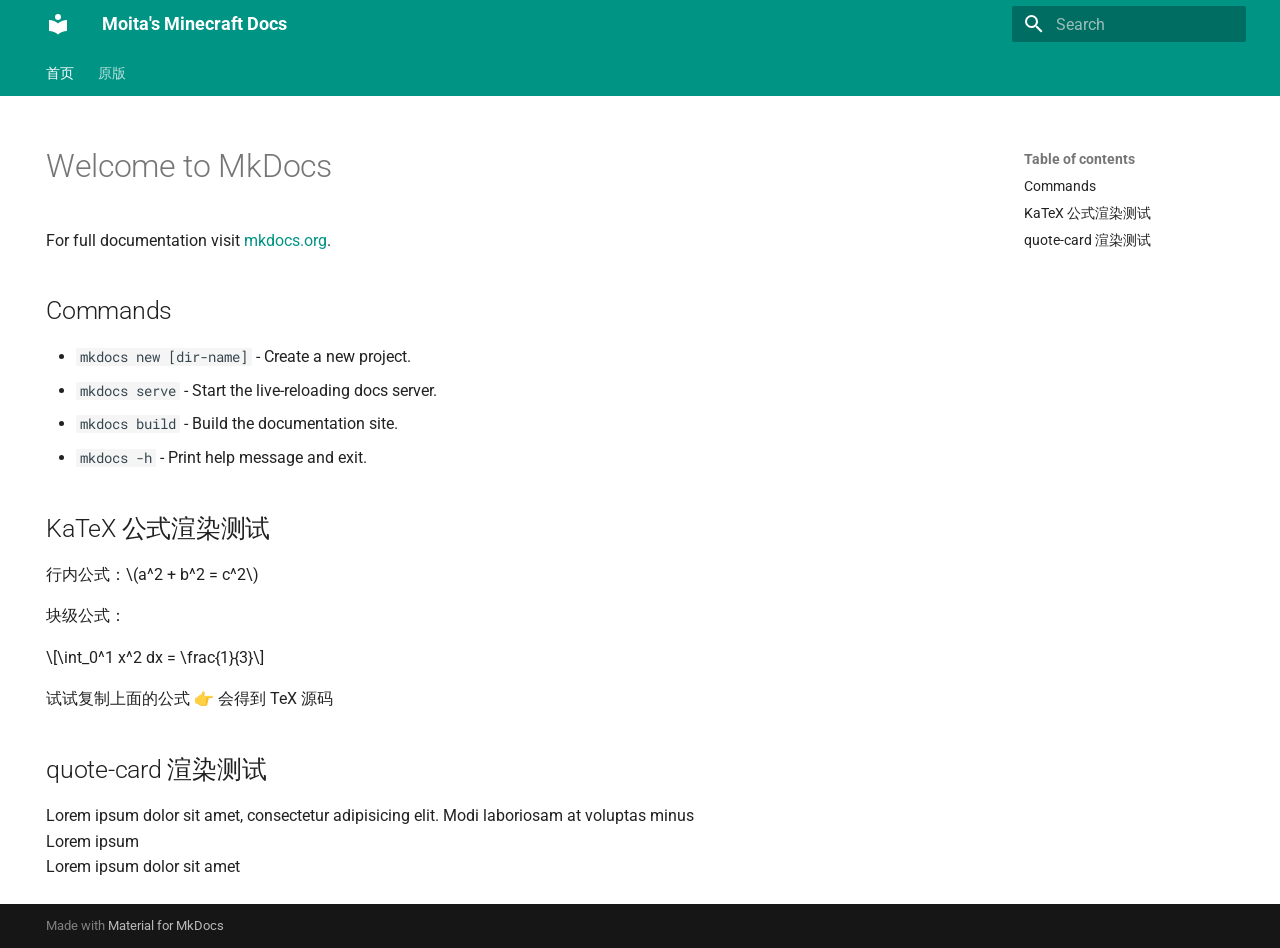
<file: index.html>
<!doctype html>
<html lang="en" class="no-js">
  <head>
    
      <meta charset="utf-8">
      <meta name="viewport" content="width=device-width,initial-scale=1">
      
      
      
        <link rel="canonical" href="https://moita2025.github.io/docs-minecraft/">
      
      
      
        <link rel="next" href="vanilla/id-and-recipe/">
      
      
        
      
      
      <link rel="icon" href="assets/images/favicon.png">
      <meta name="generator" content="mkdocs-1.6.1, mkdocs-material-9.7.6">
    
    
      
        <title>Moita's Minecraft Docs</title>
      
    
    
      <link rel="stylesheet" href="assets/stylesheets/main.484c7ddc.min.css">
      
        
        <link rel="stylesheet" href="assets/stylesheets/palette.ab4e12ef.min.css">
      
      


    
    
      
    
    
      
        
        
        <link rel="preconnect" href="https://fonts.gstatic.com" crossorigin>
        <link rel="stylesheet" href="https://fonts.googleapis.com/css?family=Roboto:300,300i,400,400i,700,700i%7CRoboto+Mono:400,400i,700,700i&display=fallback">
        <style>:root{--md-text-font:"Roboto";--md-code-font:"Roboto Mono"}</style>
      
    
    
    <script>__md_scope=new URL(".",location),__md_hash=e=>[...e].reduce(((e,_)=>(e<<5)-e+_.charCodeAt(0)),0),__md_get=(e,_=localStorage,t=__md_scope)=>JSON.parse(_.getItem(t.pathname+"."+e)),__md_set=(e,_,t=localStorage,a=__md_scope)=>{try{t.setItem(a.pathname+"."+e,JSON.stringify(_))}catch(e){}}</script>
    
      

    
    

    <!-- 自定义通用组件 -->
    <link rel="stylesheet" href="https://moita2025.github.io/assets-custom/custom/css/compact-grid.css">
    <script src="https://moita2025.github.io/assets-custom/custom/js/url.js"></script>

    <!-- Uiverse -->
    <link rel="stylesheet" href="https://moita2025.github.io/assets-custom/uiverse/quote.css">
    <script src="https://moita2025.github.io/assets-custom/uiverse/quote-init.js"></script>

    <!-- 基础组件 -->
    <script src="https://moita2025.github.io/assets-custom/vendor/jquery/jquery-3.7.0.js"></script>

    <!-- KaTeX -->
    <link rel="stylesheet" href="https://moita2025.github.io/assets-custom/vendor/katex@0.16.44/katex.min.css">
    <script defer src="https://moita2025.github.io/assets-custom/vendor/katex@0.16.44/katex.min.js"></script>
    <script defer src="https://moita2025.github.io/assets-custom/vendor/katex@0.16.44/contrib/auto-render.min.js"></script>
    <script defer src="https://moita2025.github.io/assets-custom/vendor/katex@0.16.44/contrib/copy-tex.min.js"></script>
    <script defer src="https://moita2025.github.io/assets-custom/custom/vendor-init/katex-init.js"></script>

    <!-- DataTables -->
    <link rel="stylesheet" href="https://moita2025.github.io/assets-custom/vendor/datatables@2.3.5/datatables.css">
    <script src="https://moita2025.github.io/assets-custom/vendor/datatables@2.3.5/datatables.js"></script>
    <script defer src="https://moita2025.github.io/assets-custom/custom/vendor-init/datatables-init.js"></script>

    <!-- 本仓库通用组件 -->
    <link rel="stylesheet" href="assets/css/id-table.css">
    <script src="assets/js/mc-asset-cache.js"></script>
    <script src="assets/js/mc-icon.js"></script>

    <link rel="stylesheet" href="assets/recipe/recipe-ui.css">
    <script src="assets/recipe/recipe-ui-general.js"></script>
    <script src="assets/recipe/recipe-process.js"></script>
    <script src="assets/recipe/recipe-table-general.js"></script>


  </head>
  
  
    
    
    
    
    
    <body dir="ltr" data-md-color-scheme="default" data-md-color-primary="teal" data-md-color-accent="indigo">
  
    
    <input class="md-toggle" data-md-toggle="drawer" type="checkbox" id="__drawer" autocomplete="off">
    <input class="md-toggle" data-md-toggle="search" type="checkbox" id="__search" autocomplete="off">
    <label class="md-overlay" for="__drawer"></label>
    <div data-md-component="skip">
      
        
        <a href="#welcome-to-mkdocs" class="md-skip">
          Skip to content
        </a>
      
    </div>
    <div data-md-component="announce">
      
    </div>
    
    
      

<header class="md-header" data-md-component="header">
  <nav class="md-header__inner md-grid" aria-label="Header">
    <a href="." title="Moita&#39;s Minecraft Docs" class="md-header__button md-logo" aria-label="Moita's Minecraft Docs" data-md-component="logo">
      
  
  <svg xmlns="http://www.w3.org/2000/svg" viewBox="0 0 24 24"><path d="M12 8a3 3 0 0 0 3-3 3 3 0 0 0-3-3 3 3 0 0 0-3 3 3 3 0 0 0 3 3m0 3.54C9.64 9.35 6.5 8 3 8v11c3.5 0 6.64 1.35 9 3.54 2.36-2.19 5.5-3.54 9-3.54V8c-3.5 0-6.64 1.35-9 3.54"/></svg>

    </a>
    <label class="md-header__button md-icon" for="__drawer">
      
      <svg xmlns="http://www.w3.org/2000/svg" viewBox="0 0 24 24"><path d="M3 6h18v2H3zm0 5h18v2H3zm0 5h18v2H3z"/></svg>
    </label>
    <div class="md-header__title" data-md-component="header-title">
      <div class="md-header__ellipsis">
        <div class="md-header__topic">
          <span class="md-ellipsis">
            Moita's Minecraft Docs
          </span>
        </div>
        <div class="md-header__topic" data-md-component="header-topic">
          <span class="md-ellipsis">
            
              首页
            
          </span>
        </div>
      </div>
    </div>
    
      
    
    
    
    
      
      
        <label class="md-header__button md-icon" for="__search">
          
          <svg xmlns="http://www.w3.org/2000/svg" viewBox="0 0 24 24"><path d="M9.5 3A6.5 6.5 0 0 1 16 9.5c0 1.61-.59 3.09-1.56 4.23l.27.27h.79l5 5-1.5 1.5-5-5v-.79l-.27-.27A6.52 6.52 0 0 1 9.5 16 6.5 6.5 0 0 1 3 9.5 6.5 6.5 0 0 1 9.5 3m0 2C7 5 5 7 5 9.5S7 14 9.5 14 14 12 14 9.5 12 5 9.5 5"/></svg>
        </label>
        <div class="md-search" data-md-component="search" role="dialog">
  <label class="md-search__overlay" for="__search"></label>
  <div class="md-search__inner" role="search">
    <form class="md-search__form" name="search">
      <input type="text" class="md-search__input" name="query" aria-label="Search" placeholder="Search" autocapitalize="off" autocorrect="off" autocomplete="off" spellcheck="false" data-md-component="search-query" required>
      <label class="md-search__icon md-icon" for="__search">
        
        <svg xmlns="http://www.w3.org/2000/svg" viewBox="0 0 24 24"><path d="M9.5 3A6.5 6.5 0 0 1 16 9.5c0 1.61-.59 3.09-1.56 4.23l.27.27h.79l5 5-1.5 1.5-5-5v-.79l-.27-.27A6.52 6.52 0 0 1 9.5 16 6.5 6.5 0 0 1 3 9.5 6.5 6.5 0 0 1 9.5 3m0 2C7 5 5 7 5 9.5S7 14 9.5 14 14 12 14 9.5 12 5 9.5 5"/></svg>
        
        <svg xmlns="http://www.w3.org/2000/svg" viewBox="0 0 24 24"><path d="M20 11v2H8l5.5 5.5-1.42 1.42L4.16 12l7.92-7.92L13.5 5.5 8 11z"/></svg>
      </label>
      <nav class="md-search__options" aria-label="Search">
        
        <button type="reset" class="md-search__icon md-icon" title="Clear" aria-label="Clear" tabindex="-1">
          
          <svg xmlns="http://www.w3.org/2000/svg" viewBox="0 0 24 24"><path d="M19 6.41 17.59 5 12 10.59 6.41 5 5 6.41 10.59 12 5 17.59 6.41 19 12 13.41 17.59 19 19 17.59 13.41 12z"/></svg>
        </button>
      </nav>
      
    </form>
    <div class="md-search__output">
      <div class="md-search__scrollwrap" tabindex="0" data-md-scrollfix>
        <div class="md-search-result" data-md-component="search-result">
          <div class="md-search-result__meta">
            Initializing search
          </div>
          <ol class="md-search-result__list" role="presentation"></ol>
        </div>
      </div>
    </div>
  </div>
</div>
      
    
    
  </nav>
  
</header>
    
    <div class="md-container" data-md-component="container">
      
      
        
          
            
<nav class="md-tabs" aria-label="Tabs" data-md-component="tabs">
  <div class="md-grid">
    <ul class="md-tabs__list">
      
        
  
  
  
    
  
  
    <li class="md-tabs__item md-tabs__item--active">
      <a href="." class="md-tabs__link">
        
  
  
    
  
  首页

      </a>
    </li>
  

      
        
  
  
  
  
    
    
      <li class="md-tabs__item">
        <a href="vanilla/id-and-recipe/" class="md-tabs__link">
          
  
  
    
  
  原版

        </a>
      </li>
    
  

      
    </ul>
  </div>
</nav>
          
        
      
      <main class="md-main" data-md-component="main">
        <div class="md-main__inner md-grid">
          
            
              
                
              
              <div class="md-sidebar md-sidebar--primary" data-md-component="sidebar" data-md-type="navigation" hidden>
                <div class="md-sidebar__scrollwrap">
                  <div class="md-sidebar__inner">
                    


  


<nav class="md-nav md-nav--primary md-nav--lifted" aria-label="Navigation" data-md-level="0">
  <label class="md-nav__title" for="__drawer">
    <a href="." title="Moita&#39;s Minecraft Docs" class="md-nav__button md-logo" aria-label="Moita's Minecraft Docs" data-md-component="logo">
      
  
  <svg xmlns="http://www.w3.org/2000/svg" viewBox="0 0 24 24"><path d="M12 8a3 3 0 0 0 3-3 3 3 0 0 0-3-3 3 3 0 0 0-3 3 3 3 0 0 0 3 3m0 3.54C9.64 9.35 6.5 8 3 8v11c3.5 0 6.64 1.35 9 3.54 2.36-2.19 5.5-3.54 9-3.54V8c-3.5 0-6.64 1.35-9 3.54"/></svg>

    </a>
    Moita's Minecraft Docs
  </label>
  
  <ul class="md-nav__list" data-md-scrollfix>
    
      
      
  
  
    
  
  
  
    <li class="md-nav__item md-nav__item--active">
      
      <input class="md-nav__toggle md-toggle" type="checkbox" id="__toc">
      
      
        
      
      
        <label class="md-nav__link md-nav__link--active" for="__toc">
          
  
  
  <span class="md-ellipsis">
    
  
    首页
  

    
  </span>
  
  

          <span class="md-nav__icon md-icon"></span>
        </label>
      
      <a href="." class="md-nav__link md-nav__link--active">
        
  
  
  <span class="md-ellipsis">
    
  
    首页
  

    
  </span>
  
  

      </a>
      
        

<nav class="md-nav md-nav--secondary" aria-label="Table of contents">
  
  
  
    
  
  
    <label class="md-nav__title" for="__toc">
      <span class="md-nav__icon md-icon"></span>
      Table of contents
    </label>
    <ul class="md-nav__list" data-md-component="toc" data-md-scrollfix>
      
        <li class="md-nav__item">
  <a href="#commands" class="md-nav__link">
    <span class="md-ellipsis">
      
        Commands
      
    </span>
  </a>
  
</li>
      
        <li class="md-nav__item">
  <a href="#katex-公式渲染测试" class="md-nav__link">
    <span class="md-ellipsis">
      
        KaTeX 公式渲染测试
      
    </span>
  </a>
  
</li>
      
        <li class="md-nav__item">
  <a href="#quote-card-渲染测试" class="md-nav__link">
    <span class="md-ellipsis">
      
        quote-card 渲染测试
      
    </span>
  </a>
  
</li>
      
    </ul>
  
</nav>
      
    </li>
  

    
      
      
  
  
  
  
    
    
      
        
      
    
    
    
      
      
    
    
      
        
        
      
    
    <li class="md-nav__item md-nav__item--pruned md-nav__item--nested">
      
        
  
  
  
    <a href="vanilla/id-and-recipe/" class="md-nav__link">
      
  
  
  <span class="md-ellipsis">
    
  
    原版
  

    
  </span>
  
  

      
        <span class="md-nav__icon md-icon"></span>
      
    </a>
  

      
    </li>
  

    
  </ul>
</nav>
                  </div>
                </div>
              </div>
            
            
              
                
              
              <div class="md-sidebar md-sidebar--secondary" data-md-component="sidebar" data-md-type="toc" >
                <div class="md-sidebar__scrollwrap">
                  <div class="md-sidebar__inner">
                    

<nav class="md-nav md-nav--secondary" aria-label="Table of contents">
  
  
  
    
  
  
    <label class="md-nav__title" for="__toc">
      <span class="md-nav__icon md-icon"></span>
      Table of contents
    </label>
    <ul class="md-nav__list" data-md-component="toc" data-md-scrollfix>
      
        <li class="md-nav__item">
  <a href="#commands" class="md-nav__link">
    <span class="md-ellipsis">
      
        Commands
      
    </span>
  </a>
  
</li>
      
        <li class="md-nav__item">
  <a href="#katex-公式渲染测试" class="md-nav__link">
    <span class="md-ellipsis">
      
        KaTeX 公式渲染测试
      
    </span>
  </a>
  
</li>
      
        <li class="md-nav__item">
  <a href="#quote-card-渲染测试" class="md-nav__link">
    <span class="md-ellipsis">
      
        quote-card 渲染测试
      
    </span>
  </a>
  
</li>
      
    </ul>
  
</nav>
                  </div>
                </div>
              </div>
            
          
          
            <div class="md-content" data-md-component="content">
              
                

  



  


              
              <article class="md-content__inner md-typeset">
                
                  
  




<h1 id="welcome-to-mkdocs">Welcome to MkDocs<a class="headerlink" href="#welcome-to-mkdocs" title="Permanent link">&para;</a></h1>
<p>For full documentation visit <a href="https://www.mkdocs.org">mkdocs.org</a>.</p>
<h2 id="commands">Commands<a class="headerlink" href="#commands" title="Permanent link">&para;</a></h2>
<ul>
<li><code>mkdocs new [dir-name]</code> - Create a new project.</li>
<li><code>mkdocs serve</code> - Start the live-reloading docs server.</li>
<li><code>mkdocs build</code> - Build the documentation site.</li>
<li><code>mkdocs -h</code> - Print help message and exit.</li>
</ul>
<h2 id="katex-公式渲染测试">KaTeX 公式渲染测试<a class="headerlink" href="#katex-公式渲染测试" title="Permanent link">&para;</a></h2>
<p>行内公式：<span class="arithmatex">\(a^2 + b^2 = c^2\)</span></p>
<p>块级公式：</p>
<div class="arithmatex">\[\int_0^1 x^2 dx = \frac{1}{3}\]</div>
<p>试试复制上面的公式 👉 会得到 TeX 源码</p>
<h2 id="quote-card-渲染测试">quote-card 渲染测试<a class="headerlink" href="#quote-card-渲染测试" title="Permanent link">&para;</a></h2>
<div class="quote-card">
    <div class="quote-content">
        Lorem ipsum dolor sit amet, consectetur adipisicing elit. Modi
        laboriosam at voluptas minus
    </div>
    <div class="quote-name">Lorem ipsum</div>
    <div class="quote-title">Lorem ipsum dolor sit amet</div>
</div>







  
  




  



                
              </article>
            </div>
          
          
<script>var target=document.getElementById(location.hash.slice(1));target&&target.name&&(target.checked=target.name.startsWith("__tabbed_"))</script>
        </div>
        
          <button type="button" class="md-top md-icon" data-md-component="top" hidden>
  
  <svg xmlns="http://www.w3.org/2000/svg" viewBox="0 0 24 24"><path d="M13 20h-2V8l-5.5 5.5-1.42-1.42L12 4.16l7.92 7.92-1.42 1.42L13 8z"/></svg>
  Back to top
</button>
        
      </main>
      
        <footer class="md-footer">
  
  <div class="md-footer-meta md-typeset">
    <div class="md-footer-meta__inner md-grid">
      <div class="md-copyright">
  
  
    Made with
    <a href="https://squidfunk.github.io/mkdocs-material/" target="_blank" rel="noopener">
      Material for MkDocs
    </a>
  
</div>
      
    </div>
  </div>
</footer>
      
    </div>
    <div class="md-dialog" data-md-component="dialog">
      <div class="md-dialog__inner md-typeset"></div>
    </div>
    
    
    
      
      
      <script id="__config" type="application/json">{"annotate": null, "base": ".", "features": ["content.code.copy", "navigation.path", "navigation.prune", "navigation.tabs", "navigation.indexes", "navigation.top", "toc.follow"], "search": "assets/javascripts/workers/search.2c215733.min.js", "tags": null, "translations": {"clipboard.copied": "Copied to clipboard", "clipboard.copy": "Copy to clipboard", "search.result.more.one": "1 more on this page", "search.result.more.other": "# more on this page", "search.result.none": "No matching documents", "search.result.one": "1 matching document", "search.result.other": "# matching documents", "search.result.placeholder": "Type to start searching", "search.result.term.missing": "Missing", "select.version": "Select version"}, "version": null}</script>
    
    
      <script src="assets/javascripts/bundle.79ae519e.min.js"></script>
      
    
  </body>
</html>
</file>
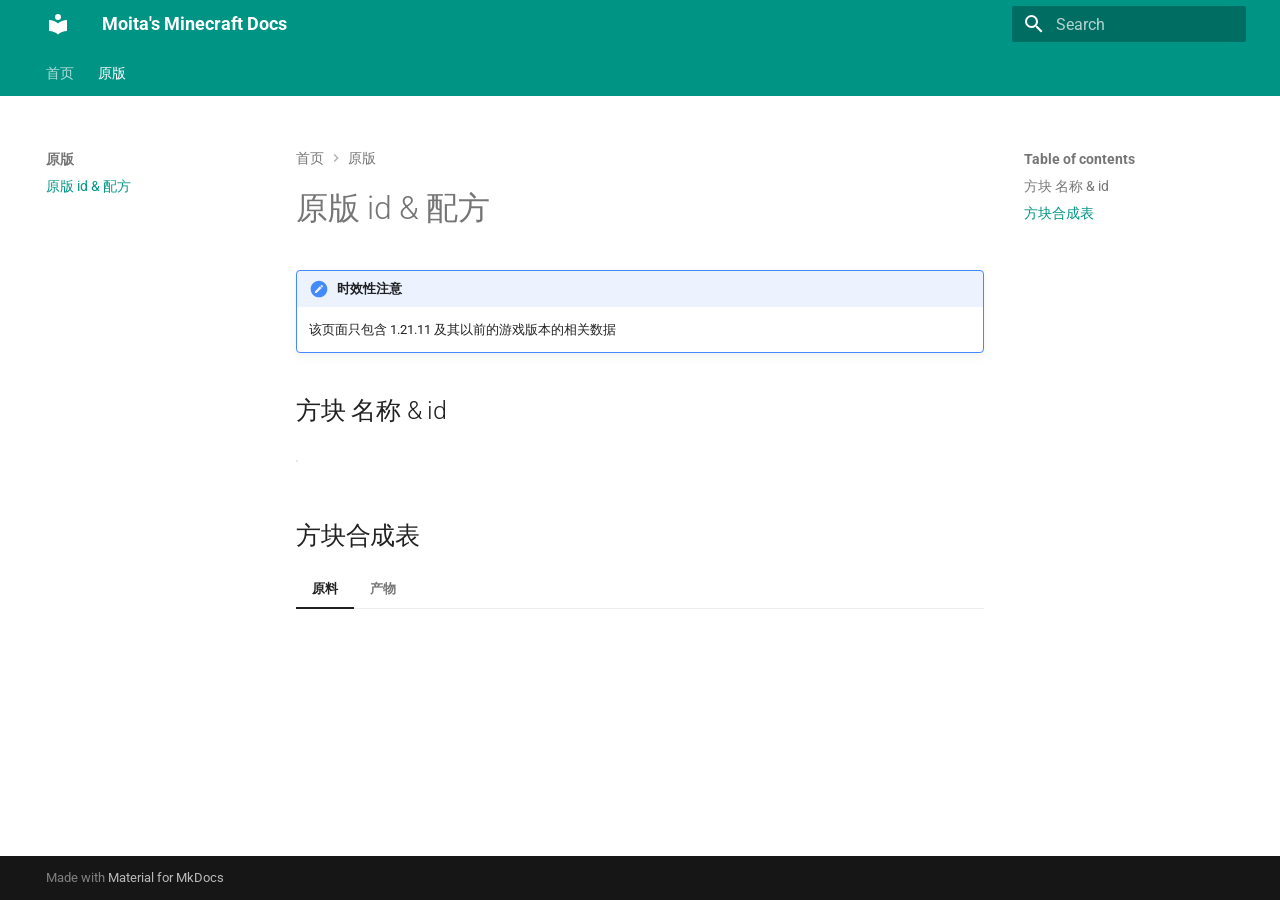
<file: vanilla/id-and-recipe/index.html>
<!doctype html>
<html lang="en" class="no-js">
  <head>
    
      <meta charset="utf-8">
      <meta name="viewport" content="width=device-width,initial-scale=1">
      
      
      
        <link rel="canonical" href="https://moita2025.github.io/docs-minecraft/vanilla/id-and-recipe/">
      
      
        <link rel="prev" href="../..">
      
      
      
        
      
      
      <link rel="icon" href="../../assets/images/favicon.png">
      <meta name="generator" content="mkdocs-1.6.1, mkdocs-material-9.7.6">
    
    
      
        <title>原版 id & 配方 - Moita's Minecraft Docs</title>
      
    
    
      <link rel="stylesheet" href="../../assets/stylesheets/main.484c7ddc.min.css">
      
        
        <link rel="stylesheet" href="../../assets/stylesheets/palette.ab4e12ef.min.css">
      
      


    
    
      
    
    
      
        
        
        <link rel="preconnect" href="https://fonts.gstatic.com" crossorigin>
        <link rel="stylesheet" href="https://fonts.googleapis.com/css?family=Roboto:300,300i,400,400i,700,700i%7CRoboto+Mono:400,400i,700,700i&display=fallback">
        <style>:root{--md-text-font:"Roboto";--md-code-font:"Roboto Mono"}</style>
      
    
    
    <script>__md_scope=new URL("../..",location),__md_hash=e=>[...e].reduce(((e,_)=>(e<<5)-e+_.charCodeAt(0)),0),__md_get=(e,_=localStorage,t=__md_scope)=>JSON.parse(_.getItem(t.pathname+"."+e)),__md_set=(e,_,t=localStorage,a=__md_scope)=>{try{t.setItem(a.pathname+"."+e,JSON.stringify(_))}catch(e){}}</script>
    
      

    
    

    <!-- 自定义通用组件 -->
    <link rel="stylesheet" href="https://moita2025.github.io/assets-custom/custom/css/compact-grid.css">
    <script src="https://moita2025.github.io/assets-custom/custom/js/url.js"></script>

    <!-- Uiverse -->
    <link rel="stylesheet" href="https://moita2025.github.io/assets-custom/uiverse/quote.css">
    <script src="https://moita2025.github.io/assets-custom/uiverse/quote-init.js"></script>

    <!-- 基础组件 -->
    <script src="https://moita2025.github.io/assets-custom/vendor/jquery/jquery-3.7.0.js"></script>

    <!-- KaTeX -->
    <link rel="stylesheet" href="https://moita2025.github.io/assets-custom/vendor/katex@0.16.44/katex.min.css">
    <script defer src="https://moita2025.github.io/assets-custom/vendor/katex@0.16.44/katex.min.js"></script>
    <script defer src="https://moita2025.github.io/assets-custom/vendor/katex@0.16.44/contrib/auto-render.min.js"></script>
    <script defer src="https://moita2025.github.io/assets-custom/vendor/katex@0.16.44/contrib/copy-tex.min.js"></script>
    <script defer src="https://moita2025.github.io/assets-custom/custom/vendor-init/katex-init.js"></script>

    <!-- DataTables -->
    <link rel="stylesheet" href="https://moita2025.github.io/assets-custom/vendor/datatables@2.3.5/datatables.css">
    <script src="https://moita2025.github.io/assets-custom/vendor/datatables@2.3.5/datatables.js"></script>
    <script defer src="https://moita2025.github.io/assets-custom/custom/vendor-init/datatables-init.js"></script>

    <!-- 本仓库通用组件 -->
    <link rel="stylesheet" href="../../assets/css/id-table.css">
    <script src="../../assets/js/mc-asset-cache.js"></script>
    <script src="../../assets/js/mc-icon.js"></script>

    <link rel="stylesheet" href="../../assets/recipe/recipe-ui.css">
    <script src="../../assets/recipe/recipe-ui-general.js"></script>
    <script src="../../assets/recipe/recipe-process.js"></script>
    <script src="../../assets/recipe/recipe-table-general.js"></script>


  </head>
  
  
    
    
    
    
    
    <body dir="ltr" data-md-color-scheme="default" data-md-color-primary="teal" data-md-color-accent="indigo">
  
    
    <input class="md-toggle" data-md-toggle="drawer" type="checkbox" id="__drawer" autocomplete="off">
    <input class="md-toggle" data-md-toggle="search" type="checkbox" id="__search" autocomplete="off">
    <label class="md-overlay" for="__drawer"></label>
    <div data-md-component="skip">
      
        
        <a href="#原版-id--配方" class="md-skip">
          Skip to content
        </a>
      
    </div>
    <div data-md-component="announce">
      
    </div>
    
    
      

<header class="md-header" data-md-component="header">
  <nav class="md-header__inner md-grid" aria-label="Header">
    <a href="../.." title="Moita&#39;s Minecraft Docs" class="md-header__button md-logo" aria-label="Moita's Minecraft Docs" data-md-component="logo">
      
  
  <svg xmlns="http://www.w3.org/2000/svg" viewBox="0 0 24 24"><path d="M12 8a3 3 0 0 0 3-3 3 3 0 0 0-3-3 3 3 0 0 0-3 3 3 3 0 0 0 3 3m0 3.54C9.64 9.35 6.5 8 3 8v11c3.5 0 6.64 1.35 9 3.54 2.36-2.19 5.5-3.54 9-3.54V8c-3.5 0-6.64 1.35-9 3.54"/></svg>

    </a>
    <label class="md-header__button md-icon" for="__drawer">
      
      <svg xmlns="http://www.w3.org/2000/svg" viewBox="0 0 24 24"><path d="M3 6h18v2H3zm0 5h18v2H3zm0 5h18v2H3z"/></svg>
    </label>
    <div class="md-header__title" data-md-component="header-title">
      <div class="md-header__ellipsis">
        <div class="md-header__topic">
          <span class="md-ellipsis">
            Moita's Minecraft Docs
          </span>
        </div>
        <div class="md-header__topic" data-md-component="header-topic">
          <span class="md-ellipsis">
            
              原版 id & 配方
            
          </span>
        </div>
      </div>
    </div>
    
      
    
    
    
    
      
      
        <label class="md-header__button md-icon" for="__search">
          
          <svg xmlns="http://www.w3.org/2000/svg" viewBox="0 0 24 24"><path d="M9.5 3A6.5 6.5 0 0 1 16 9.5c0 1.61-.59 3.09-1.56 4.23l.27.27h.79l5 5-1.5 1.5-5-5v-.79l-.27-.27A6.52 6.52 0 0 1 9.5 16 6.5 6.5 0 0 1 3 9.5 6.5 6.5 0 0 1 9.5 3m0 2C7 5 5 7 5 9.5S7 14 9.5 14 14 12 14 9.5 12 5 9.5 5"/></svg>
        </label>
        <div class="md-search" data-md-component="search" role="dialog">
  <label class="md-search__overlay" for="__search"></label>
  <div class="md-search__inner" role="search">
    <form class="md-search__form" name="search">
      <input type="text" class="md-search__input" name="query" aria-label="Search" placeholder="Search" autocapitalize="off" autocorrect="off" autocomplete="off" spellcheck="false" data-md-component="search-query" required>
      <label class="md-search__icon md-icon" for="__search">
        
        <svg xmlns="http://www.w3.org/2000/svg" viewBox="0 0 24 24"><path d="M9.5 3A6.5 6.5 0 0 1 16 9.5c0 1.61-.59 3.09-1.56 4.23l.27.27h.79l5 5-1.5 1.5-5-5v-.79l-.27-.27A6.52 6.52 0 0 1 9.5 16 6.5 6.5 0 0 1 3 9.5 6.5 6.5 0 0 1 9.5 3m0 2C7 5 5 7 5 9.5S7 14 9.5 14 14 12 14 9.5 12 5 9.5 5"/></svg>
        
        <svg xmlns="http://www.w3.org/2000/svg" viewBox="0 0 24 24"><path d="M20 11v2H8l5.5 5.5-1.42 1.42L4.16 12l7.92-7.92L13.5 5.5 8 11z"/></svg>
      </label>
      <nav class="md-search__options" aria-label="Search">
        
        <button type="reset" class="md-search__icon md-icon" title="Clear" aria-label="Clear" tabindex="-1">
          
          <svg xmlns="http://www.w3.org/2000/svg" viewBox="0 0 24 24"><path d="M19 6.41 17.59 5 12 10.59 6.41 5 5 6.41 10.59 12 5 17.59 6.41 19 12 13.41 17.59 19 19 17.59 13.41 12z"/></svg>
        </button>
      </nav>
      
    </form>
    <div class="md-search__output">
      <div class="md-search__scrollwrap" tabindex="0" data-md-scrollfix>
        <div class="md-search-result" data-md-component="search-result">
          <div class="md-search-result__meta">
            Initializing search
          </div>
          <ol class="md-search-result__list" role="presentation"></ol>
        </div>
      </div>
    </div>
  </div>
</div>
      
    
    
  </nav>
  
</header>
    
    <div class="md-container" data-md-component="container">
      
      
        
          
            
<nav class="md-tabs" aria-label="Tabs" data-md-component="tabs">
  <div class="md-grid">
    <ul class="md-tabs__list">
      
        
  
  
  
  
    <li class="md-tabs__item">
      <a href="../.." class="md-tabs__link">
        
  
  
    
  
  首页

      </a>
    </li>
  

      
        
  
  
  
    
  
  
    
    
      <li class="md-tabs__item md-tabs__item--active">
        <a href="./" class="md-tabs__link">
          
  
  
    
  
  原版

        </a>
      </li>
    
  

      
    </ul>
  </div>
</nav>
          
        
      
      <main class="md-main" data-md-component="main">
        <div class="md-main__inner md-grid">
          
            
              
              <div class="md-sidebar md-sidebar--primary" data-md-component="sidebar" data-md-type="navigation" >
                <div class="md-sidebar__scrollwrap">
                  <div class="md-sidebar__inner">
                    


  


<nav class="md-nav md-nav--primary md-nav--lifted" aria-label="Navigation" data-md-level="0">
  <label class="md-nav__title" for="__drawer">
    <a href="../.." title="Moita&#39;s Minecraft Docs" class="md-nav__button md-logo" aria-label="Moita's Minecraft Docs" data-md-component="logo">
      
  
  <svg xmlns="http://www.w3.org/2000/svg" viewBox="0 0 24 24"><path d="M12 8a3 3 0 0 0 3-3 3 3 0 0 0-3-3 3 3 0 0 0-3 3 3 3 0 0 0 3 3m0 3.54C9.64 9.35 6.5 8 3 8v11c3.5 0 6.64 1.35 9 3.54 2.36-2.19 5.5-3.54 9-3.54V8c-3.5 0-6.64 1.35-9 3.54"/></svg>

    </a>
    Moita's Minecraft Docs
  </label>
  
  <ul class="md-nav__list" data-md-scrollfix>
    
      
      
  
  
  
  
    <li class="md-nav__item">
      <a href="../.." class="md-nav__link">
        
  
  
  <span class="md-ellipsis">
    
  
    首页
  

    
  </span>
  
  

      </a>
    </li>
  

    
      
      
  
  
    
  
  
  
    
    
      
        
      
    
    
    
      
        
        
      
      
    
    
      
    
    <li class="md-nav__item md-nav__item--active md-nav__item--section md-nav__item--nested">
      
        
        
        <input class="md-nav__toggle md-toggle " type="checkbox" id="__nav_2" checked>
        
          
          <label class="md-nav__link" for="__nav_2" id="__nav_2_label" tabindex="">
            
  
  
  <span class="md-ellipsis">
    
  
    原版
  

    
  </span>
  
  

            <span class="md-nav__icon md-icon"></span>
          </label>
        
        <nav class="md-nav" data-md-level="1" aria-labelledby="__nav_2_label" aria-expanded="true">
          <label class="md-nav__title" for="__nav_2">
            <span class="md-nav__icon md-icon"></span>
            
  
    原版
  

          </label>
          <ul class="md-nav__list" data-md-scrollfix>
            
              
                
  
  
    
  
  
  
    <li class="md-nav__item md-nav__item--active">
      
      <input class="md-nav__toggle md-toggle" type="checkbox" id="__toc">
      
      
        
      
      
        <label class="md-nav__link md-nav__link--active" for="__toc">
          
  
  
  <span class="md-ellipsis">
    
  
    原版 id & 配方
  

    
  </span>
  
  

          <span class="md-nav__icon md-icon"></span>
        </label>
      
      <a href="./" class="md-nav__link md-nav__link--active">
        
  
  
  <span class="md-ellipsis">
    
  
    原版 id & 配方
  

    
  </span>
  
  

      </a>
      
        

<nav class="md-nav md-nav--secondary" aria-label="Table of contents">
  
  
  
    
  
  
    <label class="md-nav__title" for="__toc">
      <span class="md-nav__icon md-icon"></span>
      Table of contents
    </label>
    <ul class="md-nav__list" data-md-component="toc" data-md-scrollfix>
      
        <li class="md-nav__item">
  <a href="#方块-名称--id" class="md-nav__link">
    <span class="md-ellipsis">
      
        方块 名称 &amp; id
      
    </span>
  </a>
  
</li>
      
        <li class="md-nav__item">
  <a href="#方块合成表" class="md-nav__link">
    <span class="md-ellipsis">
      
        方块合成表
      
    </span>
  </a>
  
</li>
      
    </ul>
  
</nav>
      
    </li>
  

              
            
          </ul>
        </nav>
      
    </li>
  

    
  </ul>
</nav>
                  </div>
                </div>
              </div>
            
            
              
              <div class="md-sidebar md-sidebar--secondary" data-md-component="sidebar" data-md-type="toc" >
                <div class="md-sidebar__scrollwrap">
                  <div class="md-sidebar__inner">
                    

<nav class="md-nav md-nav--secondary" aria-label="Table of contents">
  
  
  
    
  
  
    <label class="md-nav__title" for="__toc">
      <span class="md-nav__icon md-icon"></span>
      Table of contents
    </label>
    <ul class="md-nav__list" data-md-component="toc" data-md-scrollfix>
      
        <li class="md-nav__item">
  <a href="#方块-名称--id" class="md-nav__link">
    <span class="md-ellipsis">
      
        方块 名称 &amp; id
      
    </span>
  </a>
  
</li>
      
        <li class="md-nav__item">
  <a href="#方块合成表" class="md-nav__link">
    <span class="md-ellipsis">
      
        方块合成表
      
    </span>
  </a>
  
</li>
      
    </ul>
  
</nav>
                  </div>
                </div>
              </div>
            
          
          
            <div class="md-content" data-md-component="content">
              
                



  


  <nav class="md-path" aria-label="Navigation" >
    <ol class="md-path__list">
      
        
  
  
    <li class="md-path__item">
      <a href="../.." class="md-path__link">
        
  <span class="md-ellipsis">
    首页
  </span>

      </a>
    </li>
  

      
      
        
  
  
    
    
      <li class="md-path__item">
        <a href="./" class="md-path__link">
          
  <span class="md-ellipsis">
    原版
  </span>

        </a>
      </li>
    
  

      
    </ol>
  </nav>

              
              <article class="md-content__inner md-typeset">
                
                  



<h1 id="原版-id--配方">原版 id &amp; 配方<a class="headerlink" href="#原版-id--配方" title="Permanent link">&para;</a></h1>
<div class="admonition note">
<p class="admonition-title">时效性注意</p>
<p>该页面只包含 1.21.11 及其以前的游戏版本的相关数据</p>
</div>
<h2 id="方块-名称--id">方块 名称 &amp; id<a class="headerlink" href="#方块-名称--id" title="Permanent link">&para;</a></h2>
<table id="id-table"></table>

<h2 id="方块合成表">方块合成表<a class="headerlink" href="#方块合成表" title="Permanent link">&para;</a></h2>
<div class="tabbed-set tabbed-alternate" data-tabs="1:2"><input checked="checked" id="__tabbed_1_1" name="__tabbed_1" type="radio" /><input id="__tabbed_1_2" name="__tabbed_1" type="radio" /><div class="tabbed-labels"><label for="__tabbed_1_1">原料</label><label for="__tabbed_1_2">产物</label></div>
<div class="tabbed-content">
<div class="tabbed-block">
<p><table id="recipe-table-input" class="recipe-table"></table></p>
</div>
<div class="tabbed-block">
<p><table id="recipe-table-output" class="recipe-table"></table></p>
</div>
</div>
</div>
<script>

    const id_prefix = 'https://moita2025.github.io/assets-minecraft/1.21.11/';
    const config_url = id_prefix + 'config.json';
    const recipe_url = id_prefix + 'recipes.json';
    const tag_url = id_prefix + 'tags.json';
    const img_prefix = id_prefix + 'img/';

    MCAssetCache.fetchWithCache(config_url)
        // .then(response => response.json())  // 将响应解析为 JSON
        .then(data => {
            const tableData = data.map(item => {
                // 将中文名称和英文名称合并成一个格子，使用 <br> 换行
                /*const nameCell = `
                    ${item.chineseName}<br>
                    <div class="hidden-on-mobile">${item.englishName}</div>
                `;*/
                const nameCell = `${item.chineseName}`;

                // 将 idDetails 数组中的每个元素单独渲染为一行
                return item.idDetails.map(idDetail => [
                    `<img src="${img_prefix}${item.srcName}" alt="${item.chineseName}" width="80" height="80">`,  // 图标
                    nameCell,  // 合并的中文名称和英文名称
                    item.version,      // 版本
                    idDetail.idSupportedVersion, // ID 版本
                    idDetail.englishId.replace('minecraft:', '') // 去掉英文 ID 前缀
                ]);
            }).flat();  // 扁平化二维数组，适合 DataTable 渲染

            // 将数据渲染到 DataTable
            createDataTable(
                'id-table',                 // tableId
                ['图标', '名称', '版本', 'ID 版本', '英文 ID'],  // columns
                tableData,                       // data
                {
                    pageLength: 5,
                    useURLParam: true /*,
                    rowCallbackFunc: function(row, data, dataIndex) {
                        dataTableImgAutoResize(
                            0, 72, row
                        );
                    }*/
                }
            );
        })
        .catch(error => console.error('Error fetching the JSON file:', error));

    renderAllRecipes("金合欢木板");
</script>












                
              </article>
            </div>
          
          
<script>var target=document.getElementById(location.hash.slice(1));target&&target.name&&(target.checked=target.name.startsWith("__tabbed_"))</script>
        </div>
        
          <button type="button" class="md-top md-icon" data-md-component="top" hidden>
  
  <svg xmlns="http://www.w3.org/2000/svg" viewBox="0 0 24 24"><path d="M13 20h-2V8l-5.5 5.5-1.42-1.42L12 4.16l7.92 7.92-1.42 1.42L13 8z"/></svg>
  Back to top
</button>
        
      </main>
      
        <footer class="md-footer">
  
  <div class="md-footer-meta md-typeset">
    <div class="md-footer-meta__inner md-grid">
      <div class="md-copyright">
  
  
    Made with
    <a href="https://squidfunk.github.io/mkdocs-material/" target="_blank" rel="noopener">
      Material for MkDocs
    </a>
  
</div>
      
    </div>
  </div>
</footer>
      
    </div>
    <div class="md-dialog" data-md-component="dialog">
      <div class="md-dialog__inner md-typeset"></div>
    </div>
    
    
    
      
      
      <script id="__config" type="application/json">{"annotate": null, "base": "../..", "features": ["content.code.copy", "navigation.path", "navigation.prune", "navigation.tabs", "navigation.indexes", "navigation.top", "toc.follow"], "search": "../../assets/javascripts/workers/search.2c215733.min.js", "tags": null, "translations": {"clipboard.copied": "Copied to clipboard", "clipboard.copy": "Copy to clipboard", "search.result.more.one": "1 more on this page", "search.result.more.other": "# more on this page", "search.result.none": "No matching documents", "search.result.one": "1 matching document", "search.result.other": "# matching documents", "search.result.placeholder": "Type to start searching", "search.result.term.missing": "Missing", "select.version": "Select version"}, "version": null}</script>
    
    
      <script src="../../assets/javascripts/bundle.79ae519e.min.js"></script>
      
    
  </body>
</html>
</file>
<file: assets/css/id-table.css>
#id-table td, #id-table th {
    text-align: center;
    vertical-align: middle;
}

#id-table img {
    object-fit: contain; /* 保持图像的比例 */
    image-rendering: pixelated;  /* 使用像素化模式，避免模糊 */
}

#id-table td:first-child {
    width: 90px;
    height: 90px;
    text-align: center;
}

#id-table td:nth-child(5) {
    white-space: normal;
    word-wrap: break-word;
    max-width: 200px;
    min-width: 75px;
}

@media only screen and (max-width: 768px) {
    #id-table td:first-child {
        width: 65px;
        height: 65px;
    }

    #id-table td:first-child img {
        width: 60px;
        height: 60px;
    }

    #id-table td:nth-child(2) {
        min-width: 65px;
    }

    #id-table td:nth-child(5) {
        max-width: 100px;
    }

    .hidden-on-mobile {
        display: none;
    }
}
</file>
<file: assets/recipe/recipe-ui.css>
/* #region 通用 */

.mcui {
    display: inline-block;
    position: relative;
    background-color: #C6C6C6;
    border: 2px solid;
    border-color: #DBDBDB #5B5B5B #5B5B5B #DBDBDB;
    padding: 6px;
    text-align: left;
    white-space: nowrap;
    vertical-align: bottom;
}

.mcwiki-header-grass, .ns-special .gallerybox img, .ns-14 .gallerybox img, .filehistory a img, .pixel-image, .invslot-item-image, .msgbox img, .spriteedit-new-image, .sprite {
    image-rendering: optimizeSpeed;
    image-rendering: -webkit-optimize-contrast;
    image-rendering: optimize-contrast;
    image-rendering: -moz-crisp-edges;
    image-rendering: -o-crisp-edges;
    image-rendering: crisp-edges;
    image-rendering: pixelated;
    -ms-interpolation-mode: nearest-neighbor;
}

/* #endregion */
/* #region invslot */

.invslot {
    position: relative;
    display: inline-block;
    background: #8B8B8B no-repeat center center / 32px 32px;
    border: 2px solid;
    border-color: #373737 #FFF #FFF #373737;
    box-sizing: content-box;
    width: 32px;
    height: 32px;
    font-size: 16px;
    line-height: 1;
    text-align: left;
    vertical-align: bottom;
}

.invslot-item, .invslot-item a:first-child {
    position: relative;
    display: block;
    margin: -2px;
    padding: 2px;
    width: 32px;
    height: 32px;
}

.invslot-stacksize {
    font-family: Minecraft,"Arial Black",sans-serif !important;
}

.invslot-stacksize {
    position: absolute;
    right: 0;
    bottom: 0;
    font-family: Minecraft,Unifont,Courier,sans-serif;
    font-weight: normal !important;
    color: #FFF !important;
    text-shadow: 2px 2px 0 #3F3F3F;
    filter: dropshadow(color=#3F3F3F,offx=2,offy=2);
    z-index: 2;
}

.invslot-large {
    padding: 8px;
}

.invslot::before, .invslot::after {
    content: "";
    position: absolute;
    background-color: #8B8B8B;
    height: 2px;
    width: 2px;
    pointer-events: none;
}

.invslot::before {
    bottom: -2px;
    left: -2px;
}

.invslot::after {
    top: -2px;
    right: -2px;
}

/* #endregion */
/* #region 工作台 */

.mcui-Crafting_Table > *, .mcui-Furnace > * {
    display: inline-block;
    vertical-align: top;
}

.mcui-Crafting_Table > .mcui-arrow {
    background: url(./img-general/Grid_layout_Arrow_%28small%29.png) no-repeat;
    width: 32px;
    height: 26px;
    margin: 40px 4px 0;
}

.mcui-Crafting_Table > .mcui-output {
    margin-top: 28px;
}

.mcui-Crafting_Table .mcui-row {
    display: block;
}

.mcui-Inventory-Crafting_Table-arrow {
    background-image: url(./img-general/Grid_layout_Furnace_Progress_%28in-active%29.png);
}

/* #endregion */
/* #region 熔炉 */

.mcui-Furnace > .mcui-arrow {
    background: url(./img-general/Grid_layout_Furnace_Progress.png) no-repeat;
    width: 44px;
    height: 32px;
    margin: 36px 18px 0 14px;
}

.mcui-Furnace > .mcui-output {
    margin-top: 28px;
}

.mcui-Furnace .mcui-fuel {
    display: block;
    background: url(./img-general/Grid_layout_Fire.png) no-repeat;
    width: 36px;
    height: 36px;
}

/* #endregion */
/* #region 炼药台 */

.mcui-Brewing_Stand > .mcui-input {
    text-align: center;
}

.mcui-Brewing_Stand > * {
    display: block;
}

.mcui-Brewing_Stand > .mcui-paths {
    position: relative;
    background: url(./img-general/Grid_layout_Brewing_Paths.png) no-repeat;
    width: 60px;
    height: 40px;
    margin: -20px auto -16px;
    z-index: 1;
}

.mcui-Brewing_Stand .mcui-bubbling, .mcui-Inventory-Brewing_Stand-bubbles {
    background-image: url(./img-general/Grid_layout_Brewing_Bubbles.gif);
}

.mcui-Brewing_Stand .mcui-bubbling, .mcui-Brewing_Stand .mcui-arrow {
    display: inline-block;
    background-repeat: no-repeat;
    width: 24px;
    height: 57px;
}

.mcui-Brewing_Stand .invslot {
    vertical-align: top;
}

.mcui-Brewing_Stand > .mcui-input > .invslot {
    margin-top: 3px;
}

.mcui-Brewing_Stand .mcui-arrow, .mcui-Inventory-Brewing_Stand-arrow {
    background-image: url(./img-general/Grid_layout_Brewing_Arrow.png);
}

.mcui-Brewing_Stand .mcui-output2 {
    margin: 14px 10px 0;
}

/* #endregion */
/* #region 锻造台 */

.template-Smithing_Table-background {
    width: 232px;
    height: 132px;
}

.template-Smithing_Table-prompt {
    display: block;
    color: #3F3F3F;
    font-family: Minecraft,"Arial Black",Unifont,"WenQuanYi Bitmap Song",SimSun,MingLiU,"GB18030 Bitmap",Beijing,sans-serif;
    font-size: 16px;
    text-align: left;
    margin-left: 74px;
    margin-top: 24px;
    overflow: hidden;
    text-overflow: ellipsis;
    letter-spacing: 2px;
}

.template-Smithing_Table-slots {
    display: block;
    position: absolute;
    top: 86px;
    left: 6px;
}

.template-Smithing_Table-hammer {
    position: absolute;
    top: 6px;
    left: 6px;
    background-size: cover;
    width: 60px;
    height: 62px;
}

.mcui-Smithing_Table > .mcui-hammer, .mcui-Inventory-Smithing_Table-hammer {
    background-image: url(./img-general/Smithing_Table_Hammer_JE2.png);
}

.template-Smithing_Table-arrow {
    position: absolute;
    top: 90px;
    left: 138px;
    width: 44px;
    height: 30px;
}

.mcui-Smithing_Table > .mcui-arrow, .mcui-Anvil > .mcui-arrow, .mcui-Inventory-Anvil-arrow {
    background-image: url(./img-general/Grid_layout_Furnace_Progress_%28in-active%29.png);
    background-position-y: -2px;
}

/* #endregion */
</file>
<file: assets/stylesheets/main.484c7ddc.min.css>
@charset "UTF-8";html{-webkit-text-size-adjust:none;-moz-text-size-adjust:none;text-size-adjust:none;box-sizing:border-box}*,:after,:before{box-sizing:inherit}@media (prefers-reduced-motion){*,:after,:before{transition:none!important}}body{margin:0}a,button,input,label{-webkit-tap-highlight-color:transparent}a{color:inherit;text-decoration:none}hr{border:0;box-sizing:initial;display:block;height:.05rem;overflow:visible;padding:0}small{font-size:80%}sub,sup{line-height:1em}img{border-style:none}table{border-collapse:initial;border-spacing:0}td,th{font-weight:400;vertical-align:top}button{background:#0000;border:0;font-family:inherit;font-size:inherit;margin:0;padding:0}input{border:0;outline:none}:root{--md-primary-fg-color:#4051b5;--md-primary-fg-color--light:#5d6cc0;--md-primary-fg-color--dark:#303fa1;--md-primary-bg-color:#fff;--md-primary-bg-color--light:#ffffffb3;--md-accent-fg-color:#526cfe;--md-accent-fg-color--transparent:#526cfe1a;--md-accent-bg-color:#fff;--md-accent-bg-color--light:#ffffffb3}[data-md-color-scheme=default]{color-scheme:light}[data-md-color-scheme=default] img[src$="#gh-dark-mode-only"],[data-md-color-scheme=default] img[src$="#only-dark"]{display:none}:root,[data-md-color-scheme=default]{--md-hue:225deg;--md-default-fg-color:#000000de;--md-default-fg-color--light:#0000008a;--md-default-fg-color--lighter:#00000052;--md-default-fg-color--lightest:#00000012;--md-default-bg-color:#fff;--md-default-bg-color--light:#ffffffb3;--md-default-bg-color--lighter:#ffffff4d;--md-default-bg-color--lightest:#ffffff1f;--md-code-fg-color:#36464e;--md-code-bg-color:#f5f5f5;--md-code-bg-color--light:#f5f5f5b3;--md-code-bg-color--lighter:#f5f5f54d;--md-code-hl-color:#4287ff;--md-code-hl-color--light:#4287ff1a;--md-code-hl-number-color:#d52a2a;--md-code-hl-special-color:#db1457;--md-code-hl-function-color:#a846b9;--md-code-hl-constant-color:#6e59d9;--md-code-hl-keyword-color:#3f6ec6;--md-code-hl-string-color:#1c7d4d;--md-code-hl-name-color:var(--md-code-fg-color);--md-code-hl-operator-color:var(--md-default-fg-color--light);--md-code-hl-punctuation-color:var(--md-default-fg-color--light);--md-code-hl-comment-color:var(--md-default-fg-color--light);--md-code-hl-generic-color:var(--md-default-fg-color--light);--md-code-hl-variable-color:var(--md-default-fg-color--light);--md-typeset-color:var(--md-default-fg-color);--md-typeset-a-color:var(--md-primary-fg-color);--md-typeset-del-color:#f5503d26;--md-typeset-ins-color:#0bd57026;--md-typeset-kbd-color:#fafafa;--md-typeset-kbd-accent-color:#fff;--md-typeset-kbd-border-color:#b8b8b8;--md-typeset-mark-color:#ffff0080;--md-typeset-table-color:#0000001f;--md-typeset-table-color--light:rgba(0,0,0,.035);--md-admonition-fg-color:var(--md-default-fg-color);--md-admonition-bg-color:var(--md-default-bg-color);--md-warning-fg-color:#000000de;--md-warning-bg-color:#ff9;--md-footer-fg-color:#fff;--md-footer-fg-color--light:#ffffffb3;--md-footer-fg-color--lighter:#ffffff73;--md-footer-bg-color:#000000de;--md-footer-bg-color--dark:#00000052;--md-shadow-z1:0 0.2rem 0.5rem #0000000d,0 0 0.05rem #0000001a;--md-shadow-z2:0 0.2rem 0.5rem #0000001a,0 0 0.05rem #00000040;--md-shadow-z3:0 0.2rem 0.5rem #0003,0 0 0.05rem #00000059}.md-icon svg{fill:currentcolor;display:block;height:1.2rem;width:1.2rem}body{-webkit-font-smoothing:antialiased;-moz-osx-font-smoothing:grayscale;--md-text-font-family:var(--md-text-font,_),-apple-system,BlinkMacSystemFont,Helvetica,Arial,sans-serif;--md-code-font-family:var(--md-code-font,_),SFMono-Regular,Consolas,Menlo,monospace}aside,body,input{font-feature-settings:"kern","liga";color:var(--md-typeset-color);font-family:var(--md-text-font-family)}code,kbd,pre{font-feature-settings:"kern";font-family:var(--md-code-font-family)}:root{--md-typeset-table-sort-icon:url('data:image/svg+xml;charset=utf-8,<svg xmlns="http://www.w3.org/2000/svg" viewBox="0 0 24 24"><path d="m18 21-4-4h3V7h-3l4-4 4 4h-3v10h3M2 19v-2h10v2M2 13v-2h7v2M2 7V5h4v2z"/></svg>');--md-typeset-table-sort-icon--asc:url('data:image/svg+xml;charset=utf-8,<svg xmlns="http://www.w3.org/2000/svg" viewBox="0 0 24 24"><path d="M19 17h3l-4 4-4-4h3V3h2M2 17h10v2H2M6 5v2H2V5m0 6h7v2H2z"/></svg>');--md-typeset-table-sort-icon--desc:url('data:image/svg+xml;charset=utf-8,<svg xmlns="http://www.w3.org/2000/svg" viewBox="0 0 24 24"><path d="M19 7h3l-4-4-4 4h3v14h2M2 17h10v2H2M6 5v2H2V5m0 6h7v2H2z"/></svg>')}.md-typeset{-webkit-print-color-adjust:exact;color-adjust:exact;font-size:.8rem;line-height:1.6;overflow-wrap:break-word}@media print{.md-typeset{font-size:.68rem}}.md-typeset blockquote,.md-typeset dl,.md-typeset figure,.md-typeset ol,.md-typeset pre,.md-typeset ul{margin-bottom:1em;margin-top:1em}.md-typeset h1{color:var(--md-default-fg-color--light);font-size:2em;line-height:1.3;margin:0 0 1.25em}.md-typeset h1,.md-typeset h2{font-weight:300;letter-spacing:-.01em}.md-typeset h2{font-size:1.5625em;line-height:1.4;margin:1.6em 0 .64em}.md-typeset h3{font-size:1.25em;font-weight:400;letter-spacing:-.01em;line-height:1.5;margin:1.6em 0 .8em}.md-typeset h2+h3{margin-top:.8em}.md-typeset h4{font-weight:700;letter-spacing:-.01em;margin:1em 0}.md-typeset h5,.md-typeset h6{color:var(--md-default-fg-color--light);font-size:.8em;font-weight:700;letter-spacing:-.01em;margin:1.25em 0}.md-typeset h5{text-transform:uppercase}.md-typeset h5 code{text-transform:none}.md-typeset hr{border-bottom:.05rem solid var(--md-default-fg-color--lightest);display:flow-root;margin:1.5em 0}.md-typeset a{color:var(--md-typeset-a-color);word-break:break-word}.md-typeset a,.md-typeset a:before{transition:color 125ms}.md-typeset a:focus,.md-typeset a:hover{color:var(--md-accent-fg-color)}.md-typeset a:focus code,.md-typeset a:hover code{background-color:var(--md-accent-fg-color--transparent);color:var(--md-accent-fg-color)}.md-typeset a code{color:var(--md-typeset-a-color)}.md-typeset a.focus-visible{outline-color:var(--md-accent-fg-color);outline-offset:.2rem}.md-typeset code,.md-typeset kbd,.md-typeset pre{color:var(--md-code-fg-color);direction:ltr;font-variant-ligatures:none;transition:background-color 125ms}@media print{.md-typeset code,.md-typeset kbd,.md-typeset pre{white-space:pre-wrap}}.md-typeset code{background-color:var(--md-code-bg-color);border-radius:.1rem;-webkit-box-decoration-break:clone;box-decoration-break:clone;font-size:.85em;padding:0 .2941176471em;transition:color 125ms,background-color 125ms;word-break:break-word}.md-typeset code:not(.focus-visible){-webkit-tap-highlight-color:transparent;outline:none}.md-typeset pre{display:flow-root;line-height:1.4;position:relative}.md-typeset pre>code{-webkit-box-decoration-break:slice;box-decoration-break:slice;box-shadow:none;display:block;margin:0;outline-color:var(--md-accent-fg-color);overflow:auto;padding:.7720588235em 1.1764705882em;scrollbar-color:var(--md-default-fg-color--lighter) #0000;scrollbar-width:thin;touch-action:auto;word-break:normal}.md-typeset pre>code:hover{scrollbar-color:var(--md-accent-fg-color) #0000}.md-typeset pre>code::-webkit-scrollbar{height:.2rem;width:.2rem}.md-typeset pre>code::-webkit-scrollbar-thumb{background-color:var(--md-default-fg-color--lighter)}.md-typeset pre>code::-webkit-scrollbar-thumb:hover{background-color:var(--md-accent-fg-color)}.md-typeset kbd{background-color:var(--md-typeset-kbd-color);border-radius:.1rem;box-shadow:0 .1rem 0 .05rem var(--md-typeset-kbd-border-color),0 .1rem 0 var(--md-typeset-kbd-border-color),0 -.1rem .2rem var(--md-typeset-kbd-accent-color) inset;color:var(--md-default-fg-color);display:inline-block;font-size:.75em;padding:0 .6666666667em;vertical-align:text-top;word-break:break-word}.md-typeset mark{background-color:var(--md-typeset-mark-color);-webkit-box-decoration-break:clone;box-decoration-break:clone;color:inherit;word-break:break-word}.md-typeset abbr{cursor:help;text-decoration:none}.md-typeset [data-preview],.md-typeset abbr{border-bottom:.05rem dotted var(--md-default-fg-color--light)}.md-typeset small{opacity:.75}[dir=ltr] .md-typeset sub,[dir=ltr] .md-typeset sup{margin-left:.078125em}[dir=rtl] .md-typeset sub,[dir=rtl] .md-typeset sup{margin-right:.078125em}[dir=ltr] .md-typeset blockquote{padding-left:.6rem}[dir=rtl] .md-typeset blockquote{padding-right:.6rem}[dir=ltr] .md-typeset blockquote{border-left:.2rem solid var(--md-default-fg-color--lighter)}[dir=rtl] .md-typeset blockquote{border-right:.2rem solid var(--md-default-fg-color--lighter)}.md-typeset blockquote{color:var(--md-default-fg-color--light);margin-left:0;margin-right:0}.md-typeset ul{list-style-type:disc}.md-typeset ul[type]{list-style-type:revert-layer}[dir=ltr] .md-typeset ol,[dir=ltr] .md-typeset ul{margin-left:.625em}[dir=rtl] .md-typeset ol,[dir=rtl] .md-typeset ul{margin-right:.625em}.md-typeset ol,.md-typeset ul{padding:0}.md-typeset ol:not([hidden]),.md-typeset ul:not([hidden]){display:flow-root}.md-typeset ol ol,.md-typeset ul ol{list-style-type:lower-alpha}.md-typeset ol ol ol,.md-typeset ul ol ol{list-style-type:lower-roman}.md-typeset ol ol ol ol,.md-typeset ul ol ol ol{list-style-type:upper-alpha}.md-typeset ol ol ol ol ol,.md-typeset ul ol ol ol ol{list-style-type:upper-roman}.md-typeset ol[type],.md-typeset ul[type]{list-style-type:revert-layer}[dir=ltr] .md-typeset ol li,[dir=ltr] .md-typeset ul li{margin-left:1.25em}[dir=rtl] .md-typeset ol li,[dir=rtl] .md-typeset ul li{margin-right:1.25em}.md-typeset ol li,.md-typeset ul li{margin-bottom:.5em}.md-typeset ol li blockquote,.md-typeset ol li p,.md-typeset ul li blockquote,.md-typeset ul li p{margin:.5em 0}.md-typeset ol li:last-child,.md-typeset ul li:last-child{margin-bottom:0}[dir=ltr] .md-typeset ol li ol,[dir=ltr] .md-typeset ol li ul,[dir=ltr] .md-typeset ul li ol,[dir=ltr] .md-typeset ul li ul{margin-left:.625em}[dir=rtl] .md-typeset ol li ol,[dir=rtl] .md-typeset ol li ul,[dir=rtl] .md-typeset ul li ol,[dir=rtl] .md-typeset ul li ul{margin-right:.625em}.md-typeset ol li ol,.md-typeset ol li ul,.md-typeset ul li ol,.md-typeset ul li ul{margin-bottom:.5em;margin-top:.5em}[dir=ltr] .md-typeset dd{margin-left:1.875em}[dir=rtl] .md-typeset dd{margin-right:1.875em}.md-typeset dd{margin-bottom:1.5em;margin-top:1em}.md-typeset img,.md-typeset svg,.md-typeset video{height:auto;max-width:100%}.md-typeset img[align=left]{margin:1em 1em 1em 0}.md-typeset img[align=right]{margin:1em 0 1em 1em}.md-typeset img[align]:only-child{margin-top:0}.md-typeset figure{display:flow-root;margin:1em auto;max-width:100%;text-align:center;width:fit-content}.md-typeset figure img{display:block;margin:0 auto}.md-typeset figcaption{font-style:italic;margin:1em auto;max-width:24rem}.md-typeset iframe{max-width:100%}.md-typeset table:not([class]){background-color:var(--md-default-bg-color);border:.05rem solid var(--md-typeset-table-color);border-radius:.1rem;display:inline-block;font-size:.64rem;max-width:100%;overflow:auto;touch-action:auto}@media print{.md-typeset table:not([class]){display:table}}.md-typeset table:not([class])+*{margin-top:1.5em}.md-typeset table:not([class]) td>:first-child,.md-typeset table:not([class]) th>:first-child{margin-top:0}.md-typeset table:not([class]) td>:last-child,.md-typeset table:not([class]) th>:last-child{margin-bottom:0}.md-typeset table:not([class]) td:not([align]),.md-typeset table:not([class]) th:not([align]){text-align:left}[dir=rtl] .md-typeset table:not([class]) td:not([align]),[dir=rtl] .md-typeset table:not([class]) th:not([align]){text-align:right}.md-typeset table:not([class]) th{font-weight:700;min-width:5rem;padding:.9375em 1.25em;vertical-align:top}.md-typeset table:not([class]) td{border-top:.05rem solid var(--md-typeset-table-color);padding:.9375em 1.25em;vertical-align:top}.md-typeset table:not([class]) tbody tr{transition:background-color 125ms}.md-typeset table:not([class]) tbody tr:hover{background-color:var(--md-typeset-table-color--light);box-shadow:0 .05rem 0 var(--md-default-bg-color) inset}.md-typeset table:not([class]) a{word-break:normal}.md-typeset table th[role=columnheader]{cursor:pointer}[dir=ltr] .md-typeset table th[role=columnheader]:after{margin-left:.5em}[dir=rtl] .md-typeset table th[role=columnheader]:after{margin-right:.5em}.md-typeset table th[role=columnheader]:after{content:"";display:inline-block;height:1.2em;-webkit-mask-image:var(--md-typeset-table-sort-icon);mask-image:var(--md-typeset-table-sort-icon);-webkit-mask-repeat:no-repeat;mask-repeat:no-repeat;-webkit-mask-size:contain;mask-size:contain;transition:background-color 125ms;vertical-align:text-bottom;width:1.2em}.md-typeset table th[role=columnheader]:hover:after{background-color:var(--md-default-fg-color--lighter)}.md-typeset table th[role=columnheader][aria-sort=ascending]:after{background-color:var(--md-default-fg-color--light);-webkit-mask-image:var(--md-typeset-table-sort-icon--asc);mask-image:var(--md-typeset-table-sort-icon--asc)}.md-typeset table th[role=columnheader][aria-sort=descending]:after{background-color:var(--md-default-fg-color--light);-webkit-mask-image:var(--md-typeset-table-sort-icon--desc);mask-image:var(--md-typeset-table-sort-icon--desc)}.md-typeset__scrollwrap{margin:1em -.8rem;overflow-x:auto;touch-action:auto}.md-typeset__table{display:inline-block;margin-bottom:.5em;padding:0 .8rem}@media print{.md-typeset__table{display:block}}html .md-typeset__table table{display:table;margin:0;overflow:hidden;width:100%}@media screen and (max-width:44.984375em){.md-content__inner>pre{margin:1em -.8rem}.md-content__inner>pre code{border-radius:0}}.md-typeset .md-author{border-radius:100%;display:block;flex-shrink:0;height:1.6rem;overflow:hidden;position:relative;transition:color 125ms,transform 125ms;width:1.6rem}.md-typeset .md-author img{display:block}.md-typeset .md-author--more{background:var(--md-default-fg-color--lightest);color:var(--md-default-fg-color--lighter);font-size:.6rem;font-weight:700;line-height:1.6rem;text-align:center}.md-typeset .md-author--long{height:2.4rem;width:2.4rem}.md-typeset a.md-author{transform:scale(1)}.md-typeset a.md-author img{border-radius:100%;filter:grayscale(100%) opacity(75%);transition:filter 125ms}.md-typeset a.md-author:focus,.md-typeset a.md-author:hover{transform:scale(1.1);z-index:1}.md-typeset a.md-author:focus img,.md-typeset a.md-author:hover img{filter:grayscale(0)}.md-banner{background-color:var(--md-footer-bg-color);color:var(--md-footer-fg-color);overflow:auto}@media print{.md-banner{display:none}}.md-banner--warning{background-color:var(--md-warning-bg-color);color:var(--md-warning-fg-color)}.md-banner__inner{font-size:.7rem;margin:.6rem auto;padding:0 .8rem}[dir=ltr] .md-banner__button{float:right}[dir=rtl] .md-banner__button{float:left}.md-banner__button{color:inherit;cursor:pointer;transition:opacity .25s}.no-js .md-banner__button{display:none}.md-banner__button:hover{opacity:.7}html{font-size:125%;height:100%;overflow-x:hidden}@media screen and (min-width:100em){html{font-size:137.5%}}@media screen and (min-width:125em){html{font-size:150%}}body{background-color:var(--md-default-bg-color);display:flex;flex-direction:column;font-size:.5rem;min-height:100%;position:relative;width:100%}@media print{body{display:block}}@media screen and (max-width:59.984375em){body[data-md-scrolllock]{position:fixed}}.md-grid{margin-left:auto;margin-right:auto;max-width:61rem}.md-container{display:flex;flex-direction:column;flex-grow:1}@media print{.md-container{display:block}}.md-main{flex-grow:1}.md-main__inner{display:flex;height:100%;margin-top:1.5rem}.md-ellipsis{overflow:hidden;text-overflow:ellipsis}.md-toggle{display:none}.md-option{height:0;opacity:0;position:absolute;width:0}.md-option:checked+label:not([hidden]){display:block}.md-option.focus-visible+label{outline-color:var(--md-accent-fg-color);outline-style:auto}.md-skip{background-color:var(--md-default-fg-color);border-radius:.1rem;color:var(--md-default-bg-color);font-size:.64rem;margin:.5rem;opacity:0;outline-color:var(--md-accent-fg-color);padding:.3rem .5rem;position:fixed;transform:translateY(.4rem);z-index:-1}.md-skip:focus{opacity:1;transform:translateY(0);transition:transform .25s cubic-bezier(.4,0,.2,1),opacity 175ms 75ms;z-index:10}@page{margin:25mm}:root{--md-clipboard-icon:url('data:image/svg+xml;charset=utf-8,<svg xmlns="http://www.w3.org/2000/svg" viewBox="0 0 24 24"><path d="M19 21H8V7h11m0-2H8a2 2 0 0 0-2 2v14a2 2 0 0 0 2 2h11a2 2 0 0 0 2-2V7a2 2 0 0 0-2-2m-3-4H4a2 2 0 0 0-2 2v14h2V3h12z"/></svg>')}.md-clipboard{border-radius:.1rem;color:var(--md-default-fg-color--lightest);cursor:pointer;height:1.5em;outline-color:var(--md-accent-fg-color);outline-offset:.1rem;transition:color .25s;width:1.5em;z-index:1}@media print{.md-clipboard{display:none}}.md-clipboard:not(.focus-visible){-webkit-tap-highlight-color:transparent;outline:none}:hover>.md-clipboard{color:var(--md-default-fg-color--light)}.md-clipboard:focus,.md-clipboard:hover{color:var(--md-accent-fg-color)}.md-clipboard:after{background-color:currentcolor;content:"";display:block;height:1.125em;margin:0 auto;-webkit-mask-image:var(--md-clipboard-icon);mask-image:var(--md-clipboard-icon);-webkit-mask-position:center;mask-position:center;-webkit-mask-repeat:no-repeat;mask-repeat:no-repeat;-webkit-mask-size:contain;mask-size:contain;width:1.125em}.md-clipboard--inline{cursor:pointer}.md-clipboard--inline code{transition:color .25s,background-color .25s}.md-clipboard--inline:focus code,.md-clipboard--inline:hover code{background-color:var(--md-accent-fg-color--transparent);color:var(--md-accent-fg-color)}:root{--md-code-select-icon:url('data:image/svg+xml;charset=utf-8,<svg xmlns="http://www.w3.org/2000/svg" viewBox="0 0 24 24"><path d="M19 19h-4v2h4c1.1 0 2-.9 2-2v-4h-2m0-12h-4v2h4v4h2V5c0-1.1-.9-2-2-2M5 5h4V3H5c-1.1 0-2 .9-2 2v4h2m0 6H3v4c0 1.1.9 2 2 2h4v-2H5zm2-4h2v2H7zm4 0h2v2h-2zm4 0h2v2h-2zM7 7h2v2H7zm4 0h2v2h-2zm4 0h2v2h-2zm-8 8h2v2H7zm4 0h2v2h-2zm4 0h2v2h-2z"/></svg>');--md-code-copy-icon:url('data:image/svg+xml;charset=utf-8,<svg xmlns="http://www.w3.org/2000/svg" viewBox="0 0 24 24"><path d="M19 21H8V7h11m0-2H8a2 2 0 0 0-2 2v14a2 2 0 0 0 2 2h11a2 2 0 0 0 2-2V7a2 2 0 0 0-2-2m-3-4H4a2 2 0 0 0-2 2v14h2V3h12z"/></svg>')}.md-typeset .md-code__content{display:grid}.md-code__nav{background-color:var(--md-code-bg-color--lighter);border-radius:.1rem;display:flex;gap:.2rem;padding:.2rem;position:absolute;right:.25em;top:.25em;transition:background-color .25s;z-index:1}:hover>.md-code__nav{background-color:var(--md-code-bg-color--light)}.md-code__button{color:var(--md-default-fg-color--lightest);cursor:pointer;display:block;height:1.5em;outline-color:var(--md-accent-fg-color);outline-offset:.1rem;transition:color .25s;width:1.5em}:hover>*>.md-code__button{color:var(--md-default-fg-color--light)}.md-code__button.focus-visible,.md-code__button:hover{color:var(--md-accent-fg-color)}.md-code__button--active{color:var(--md-default-fg-color)!important}.md-code__button:after{background-color:currentcolor;content:"";display:block;height:1.125em;margin:0 auto;-webkit-mask-position:center;mask-position:center;-webkit-mask-repeat:no-repeat;mask-repeat:no-repeat;-webkit-mask-size:contain;mask-size:contain;width:1.125em}.md-code__button[data-md-type=select]:after{-webkit-mask-image:var(--md-code-select-icon);mask-image:var(--md-code-select-icon)}.md-code__button[data-md-type=copy]:after{-webkit-mask-image:var(--md-code-copy-icon);mask-image:var(--md-code-copy-icon)}@keyframes consent{0%{opacity:0;transform:translateY(100%)}to{opacity:1;transform:translateY(0)}}@keyframes overlay{0%{opacity:0}to{opacity:1}}.md-consent__overlay{animation:overlay .25s both;-webkit-backdrop-filter:blur(.1rem);backdrop-filter:blur(.1rem);background-color:#0000008a;height:100%;opacity:1;position:fixed;top:0;width:100%;z-index:5}.md-consent__inner{animation:consent .5s cubic-bezier(.1,.7,.1,1) both;background-color:var(--md-default-bg-color);border:0;border-radius:.1rem;bottom:0;box-shadow:0 0 .2rem #0000001a,0 .2rem .4rem #0003;max-height:100%;overflow:auto;padding:0;position:fixed;width:100%;z-index:5}.md-consent__form{padding:.8rem}.md-consent__settings{display:none;margin:1em 0}input:checked+.md-consent__settings{display:block}.md-consent__controls{margin-bottom:.8rem}.md-typeset .md-consent__controls .md-button{display:inline}@media screen and (max-width:44.984375em){.md-typeset .md-consent__controls .md-button{display:block;margin-top:.4rem;text-align:center;width:100%}}.md-consent label{cursor:pointer}.md-content{flex-grow:1;min-width:0}.md-content__inner{margin:0 .8rem 1.2rem;padding-top:.6rem}@media screen and (min-width:76.25em){[dir=ltr] .md-sidebar--primary:not([hidden])~.md-content>.md-content__inner{margin-left:1.2rem}[dir=ltr] .md-sidebar--secondary:not([hidden])~.md-content>.md-content__inner,[dir=rtl] .md-sidebar--primary:not([hidden])~.md-content>.md-content__inner{margin-right:1.2rem}[dir=rtl] .md-sidebar--secondary:not([hidden])~.md-content>.md-content__inner{margin-left:1.2rem}}.md-content__inner:before{content:"";display:block;height:.4rem}.md-content__inner>:last-child{margin-bottom:0}[dir=ltr] .md-content__button{float:right}[dir=rtl] .md-content__button{float:left}[dir=ltr] .md-content__button{margin-left:.4rem}[dir=rtl] .md-content__button{margin-right:.4rem}.md-content__button{margin:.4rem 0;padding:0}@media print{.md-content__button{display:none}}.md-typeset .md-content__button{color:var(--md-default-fg-color--lighter)}.md-content__button svg{display:inline;vertical-align:top}[dir=rtl] .md-content__button svg{transform:scaleX(-1)}[dir=ltr] .md-dialog{right:.8rem}[dir=rtl] .md-dialog{left:.8rem}.md-dialog{background-color:var(--md-default-fg-color);border-radius:.1rem;bottom:.8rem;box-shadow:var(--md-shadow-z3);min-width:11.1rem;opacity:0;padding:.4rem .6rem;pointer-events:none;position:fixed;transform:translateY(100%);transition:transform 0ms .4s,opacity .4s;z-index:4}@media print{.md-dialog{display:none}}.md-dialog--active{opacity:1;pointer-events:auto;transform:translateY(0);transition:transform .4s cubic-bezier(.075,.85,.175,1),opacity .4s}.md-dialog__inner{color:var(--md-default-bg-color);font-size:.7rem}.md-feedback{margin:2em 0 1em;text-align:center}.md-feedback fieldset{border:none;margin:0;padding:0}.md-feedback__title{font-weight:700;margin:1em auto}.md-feedback__inner{position:relative}.md-feedback__list{display:flex;flex-wrap:wrap;place-content:baseline center;position:relative}.md-feedback__list:hover .md-icon:not(:disabled){color:var(--md-default-fg-color--lighter)}:disabled .md-feedback__list{min-height:1.8rem}.md-feedback__icon{color:var(--md-default-fg-color--light);cursor:pointer;flex-shrink:0;margin:0 .1rem;transition:color 125ms}.md-feedback__icon:not(:disabled).md-icon:hover{color:var(--md-accent-fg-color)}.md-feedback__icon:disabled{color:var(--md-default-fg-color--lightest);pointer-events:none}.md-feedback__note{opacity:0;position:relative;transform:translateY(.4rem);transition:transform .4s cubic-bezier(.1,.7,.1,1),opacity .15s}.md-feedback__note>*{margin:0 auto;max-width:16rem}:disabled .md-feedback__note{opacity:1;transform:translateY(0)}@media print{.md-feedback{display:none}}.md-footer{background-color:var(--md-footer-bg-color);color:var(--md-footer-fg-color)}@media print{.md-footer{display:none}}.md-footer__inner{justify-content:space-between;overflow:auto;padding:.2rem}.md-footer__inner:not([hidden]){display:flex}.md-footer__link{align-items:end;display:flex;flex-grow:0.01;margin-bottom:.4rem;margin-top:1rem;max-width:100%;outline-color:var(--md-accent-fg-color);overflow:hidden;transition:opacity .25s}.md-footer__link:focus,.md-footer__link:hover{opacity:.7}[dir=rtl] .md-footer__link svg{transform:scaleX(-1)}@media screen and (max-width:44.984375em){.md-footer__link--prev{flex-shrink:0}.md-footer__link--prev .md-footer__title{display:none}}[dir=ltr] .md-footer__link--next{margin-left:auto}[dir=rtl] .md-footer__link--next{margin-right:auto}.md-footer__link--next{text-align:right}[dir=rtl] .md-footer__link--next{text-align:left}.md-footer__title{flex-grow:1;font-size:.9rem;margin-bottom:.7rem;max-width:calc(100% - 2.4rem);padding:0 1rem;white-space:nowrap}.md-footer__button{margin:.2rem;padding:.4rem}.md-footer__direction{font-size:.64rem;opacity:.7}.md-footer-meta{background-color:var(--md-footer-bg-color--dark)}.md-footer-meta__inner{display:flex;flex-wrap:wrap;justify-content:space-between;padding:.2rem}html .md-footer-meta.md-typeset a{color:var(--md-footer-fg-color--light)}html .md-footer-meta.md-typeset a:focus,html .md-footer-meta.md-typeset a:hover{color:var(--md-footer-fg-color)}.md-copyright{color:var(--md-footer-fg-color--lighter);font-size:.64rem;margin:auto .6rem;padding:.4rem 0;width:100%}@media screen and (min-width:45em){.md-copyright{width:auto}}.md-copyright__highlight{color:var(--md-footer-fg-color--light)}.md-social{display:inline-flex;gap:.2rem;margin:0 .4rem;padding:.2rem 0 .6rem}@media screen and (min-width:45em){.md-social{padding:.6rem 0}}.md-social__link{display:inline-block;height:1.6rem;text-align:center;width:1.6rem}.md-social__link:before{line-height:1.9}.md-social__link svg{fill:currentcolor;max-height:.8rem;vertical-align:-25%}.md-typeset .md-button{border:.1rem solid;border-radius:.1rem;color:var(--md-primary-fg-color);cursor:pointer;display:inline-block;font-weight:700;padding:.625em 2em;transition:color 125ms,background-color 125ms,border-color 125ms}.md-typeset .md-button--primary{background-color:var(--md-primary-fg-color);border-color:var(--md-primary-fg-color);color:var(--md-primary-bg-color)}.md-typeset .md-button:focus,.md-typeset .md-button:hover{background-color:var(--md-accent-fg-color);border-color:var(--md-accent-fg-color);color:var(--md-accent-bg-color)}[dir=ltr] .md-typeset .md-input{border-top-left-radius:.1rem}[dir=ltr] .md-typeset .md-input,[dir=rtl] .md-typeset .md-input{border-top-right-radius:.1rem}[dir=rtl] .md-typeset .md-input{border-top-left-radius:.1rem}.md-typeset .md-input{border-bottom:.1rem solid var(--md-default-fg-color--lighter);box-shadow:var(--md-shadow-z1);font-size:.8rem;height:1.8rem;padding:0 .6rem;transition:border .25s,box-shadow .25s}.md-typeset .md-input:focus,.md-typeset .md-input:hover{border-bottom-color:var(--md-accent-fg-color);box-shadow:var(--md-shadow-z2)}.md-typeset .md-input--stretch{width:100%}.md-header{background-color:var(--md-primary-fg-color);box-shadow:0 0 .2rem #0000,0 .2rem .4rem #0000;color:var(--md-primary-bg-color);display:block;left:0;position:sticky;right:0;top:0;z-index:4}@media print{.md-header{display:none}}.md-header[hidden]{transform:translateY(-100%);transition:transform .25s cubic-bezier(.8,0,.6,1),box-shadow .25s}.md-header--shadow{box-shadow:0 0 .2rem #0000001a,0 .2rem .4rem #0003;transition:transform .25s cubic-bezier(.1,.7,.1,1),box-shadow .25s}.md-header__inner{align-items:center;display:flex;padding:0 .2rem}.md-header__button{color:currentcolor;cursor:pointer;margin:.2rem;outline-color:var(--md-accent-fg-color);padding:.4rem;position:relative;transition:opacity .25s;vertical-align:middle;z-index:1}.md-header__button:hover{opacity:.7}.md-header__button:not([hidden]){display:inline-block}.md-header__button:not(.focus-visible){-webkit-tap-highlight-color:transparent;outline:none}.md-header__button.md-logo{margin:.2rem;padding:.4rem}@media screen and (max-width:76.234375em){.md-header__button.md-logo{display:none}}.md-header__button.md-logo img,.md-header__button.md-logo svg{fill:currentcolor;display:block;height:1.2rem;width:auto}@media screen and (min-width:60em){.md-header__button[for=__search]{display:none}}.no-js .md-header__button[for=__search]{display:none}[dir=rtl] .md-header__button[for=__search] svg{transform:scaleX(-1)}@media screen and (min-width:76.25em){.md-header__button[for=__drawer]{display:none}}.md-header__topic{display:flex;max-width:100%;position:absolute;transition:transform .4s cubic-bezier(.1,.7,.1,1),opacity .15s;white-space:nowrap}.md-header__topic+.md-header__topic{opacity:0;pointer-events:none;transform:translateX(1.25rem);transition:transform .4s cubic-bezier(1,.7,.1,.1),opacity .15s;z-index:-1}[dir=rtl] .md-header__topic+.md-header__topic{transform:translateX(-1.25rem)}.md-header__topic:first-child{font-weight:700}[dir=ltr] .md-header__title{margin-left:1rem;margin-right:.4rem}[dir=rtl] .md-header__title{margin-left:.4rem;margin-right:1rem}.md-header__title{flex-grow:1;font-size:.9rem;height:2.4rem;line-height:2.4rem}.md-header__title--active .md-header__topic{opacity:0;pointer-events:none;transform:translateX(-1.25rem);transition:transform .4s cubic-bezier(1,.7,.1,.1),opacity .15s;z-index:-1}[dir=rtl] .md-header__title--active .md-header__topic{transform:translateX(1.25rem)}.md-header__title--active .md-header__topic+.md-header__topic{opacity:1;pointer-events:auto;transform:translateX(0);transition:transform .4s cubic-bezier(.1,.7,.1,1),opacity .15s;z-index:0}.md-header__title>.md-header__ellipsis{height:100%;position:relative;width:100%}.md-header__option{display:flex;flex-shrink:0;max-width:100%;transition:max-width 0ms .25s,opacity .25s .25s;white-space:nowrap}[data-md-toggle=search]:checked~.md-header .md-header__option{max-width:0;opacity:0;transition:max-width 0ms,opacity 0ms}.md-header__option>input{bottom:0}.md-header__source{display:none}@media screen and (min-width:60em){[dir=ltr] .md-header__source{margin-left:1rem}[dir=rtl] .md-header__source{margin-right:1rem}.md-header__source{display:block;max-width:11.7rem;width:11.7rem}}@media screen and (min-width:76.25em){[dir=ltr] .md-header__source{margin-left:1.4rem}[dir=rtl] .md-header__source{margin-right:1.4rem}}.md-meta{color:var(--md-default-fg-color--light);font-size:.7rem;line-height:1.3}.md-meta__list{display:inline-flex;flex-wrap:wrap;list-style:none;margin:0;padding:0}.md-meta__item:not(:last-child):after{content:"·";margin-left:.2rem;margin-right:.2rem}.md-meta__link{color:var(--md-typeset-a-color)}.md-meta__link:focus,.md-meta__link:hover{color:var(--md-accent-fg-color)}.md-draft{background-color:#ff1744;border-radius:.125em;color:#fff;display:inline-block;font-weight:700;padding-left:.5714285714em;padding-right:.5714285714em}:root{--md-nav-icon--prev:url('data:image/svg+xml;charset=utf-8,<svg xmlns="http://www.w3.org/2000/svg" viewBox="0 0 24 24"><path d="M20 11v2H8l5.5 5.5-1.42 1.42L4.16 12l7.92-7.92L13.5 5.5 8 11z"/></svg>');--md-nav-icon--next:url('data:image/svg+xml;charset=utf-8,<svg xmlns="http://www.w3.org/2000/svg" viewBox="0 0 24 24"><path d="M8.59 16.58 13.17 12 8.59 7.41 10 6l6 6-6 6z"/></svg>');--md-toc-icon:url('data:image/svg+xml;charset=utf-8,<svg xmlns="http://www.w3.org/2000/svg" viewBox="0 0 24 24"><path d="M3 9h14V7H3zm0 4h14v-2H3zm0 4h14v-2H3zm16 0h2v-2h-2zm0-10v2h2V7zm0 6h2v-2h-2z"/></svg>')}.md-nav{font-size:.7rem;line-height:1.3}.md-nav__title{color:var(--md-default-fg-color--light);display:block;font-weight:700;overflow:hidden;padding:0 .6rem;text-overflow:ellipsis}.md-nav__title .md-nav__button{display:none}.md-nav__title .md-nav__button img{height:100%;width:auto}.md-nav__title .md-nav__button.md-logo img,.md-nav__title .md-nav__button.md-logo svg{fill:currentcolor;display:block;height:2.4rem;max-width:100%;object-fit:contain;width:auto}.md-nav__list{list-style:none;margin:0;padding:0}.md-nav__link{align-items:flex-start;display:flex;gap:.4rem;margin-top:.625em;scroll-snap-align:start;transition:color 125ms}.md-nav__link--passed,.md-nav__link--passed code{color:var(--md-default-fg-color--light)}.md-nav__item .md-nav__link--active,.md-nav__item .md-nav__link--active code{color:var(--md-typeset-a-color)}.md-nav__link .md-ellipsis{position:relative}.md-nav__link .md-ellipsis code{word-break:normal}[dir=ltr] .md-nav__link .md-icon:last-child{margin-left:auto}[dir=rtl] .md-nav__link .md-icon:last-child{margin-right:auto}.md-nav__link .md-typeset{font-size:.7rem;line-height:1.3}.md-nav__link svg{fill:currentcolor;flex-shrink:0;height:1.3em;position:relative}.md-nav__link[for]:focus,.md-nav__link[for]:hover,.md-nav__link[href]:focus,.md-nav__link[href]:hover{color:var(--md-accent-fg-color);cursor:pointer}.md-nav__link[for]:focus code,.md-nav__link[for]:hover code,.md-nav__link[href]:focus code,.md-nav__link[href]:hover code{background-color:var(--md-accent-fg-color--transparent);color:var(--md-accent-fg-color)}.md-nav__link.focus-visible{outline-color:var(--md-accent-fg-color);outline-offset:.2rem}.md-nav--primary .md-nav__link[for=__toc]{display:none}.md-nav--primary .md-nav__link[for=__toc] .md-icon:after{background-color:currentcolor;display:block;height:100%;-webkit-mask-image:var(--md-toc-icon);mask-image:var(--md-toc-icon);width:100%}.md-nav--primary .md-nav__link[for=__toc]~.md-nav{display:none}.md-nav__container>.md-nav__link{margin-top:0}.md-nav__container>.md-nav__link:first-child{flex-grow:1;min-width:0}.md-nav__icon{flex-shrink:0}.md-nav__source{display:none}@media screen and (max-width:76.234375em){.md-nav--primary,.md-nav--primary .md-nav{background-color:var(--md-default-bg-color);display:flex;flex-direction:column;height:100%;left:0;position:absolute;right:0;top:0;z-index:1}.md-nav--primary .md-nav__item,.md-nav--primary .md-nav__title{font-size:.8rem;line-height:1.5}.md-nav--primary .md-nav__title{background-color:var(--md-default-fg-color--lightest);color:var(--md-default-fg-color--light);cursor:pointer;height:5.6rem;line-height:2.4rem;padding:3rem .8rem .2rem;position:relative;white-space:nowrap}[dir=ltr] .md-nav--primary .md-nav__title .md-nav__icon{left:.4rem}[dir=rtl] .md-nav--primary .md-nav__title .md-nav__icon{right:.4rem}.md-nav--primary .md-nav__title .md-nav__icon{display:block;height:1.2rem;margin:.2rem;position:absolute;top:.4rem;width:1.2rem}.md-nav--primary .md-nav__title .md-nav__icon:after{background-color:currentcolor;content:"";display:block;height:100%;-webkit-mask-image:var(--md-nav-icon--prev);mask-image:var(--md-nav-icon--prev);-webkit-mask-position:center;mask-position:center;-webkit-mask-repeat:no-repeat;mask-repeat:no-repeat;-webkit-mask-size:contain;mask-size:contain;width:100%}.md-nav--primary .md-nav__title~.md-nav__list{background-color:var(--md-default-bg-color);box-shadow:0 .05rem 0 var(--md-default-fg-color--lightest) inset;overflow-y:auto;scroll-snap-type:y mandatory;touch-action:pan-y}.md-nav--primary .md-nav__title~.md-nav__list>:first-child{border-top:0}.md-nav--primary .md-nav__title[for=__drawer]{background-color:var(--md-primary-fg-color);color:var(--md-primary-bg-color);font-weight:700}.md-nav--primary .md-nav__title .md-logo{display:block;left:.2rem;margin:.2rem;padding:.4rem;position:absolute;right:.2rem;top:.2rem}.md-nav--primary .md-nav__list{flex:1}.md-nav--primary .md-nav__item{border-top:.05rem solid var(--md-default-fg-color--lightest)}.md-nav--primary .md-nav__item--active>.md-nav__link{color:var(--md-typeset-a-color)}.md-nav--primary .md-nav__item--active>.md-nav__link:focus,.md-nav--primary .md-nav__item--active>.md-nav__link:hover{color:var(--md-accent-fg-color)}.md-nav--primary .md-nav__link{margin-top:0;padding:.6rem .8rem}.md-nav--primary .md-nav__link svg{margin-top:.1em}.md-nav--primary .md-nav__link>.md-nav__link{padding:0}[dir=ltr] .md-nav--primary .md-nav__link .md-nav__icon{margin-right:-.2rem}[dir=rtl] .md-nav--primary .md-nav__link .md-nav__icon{margin-left:-.2rem}.md-nav--primary .md-nav__link .md-nav__icon{font-size:1.2rem;height:1.2rem;width:1.2rem}.md-nav--primary .md-nav__link .md-nav__icon:after{background-color:currentcolor;content:"";display:block;height:100%;-webkit-mask-image:var(--md-nav-icon--next);mask-image:var(--md-nav-icon--next);-webkit-mask-position:center;mask-position:center;-webkit-mask-repeat:no-repeat;mask-repeat:no-repeat;-webkit-mask-size:contain;mask-size:contain;width:100%}[dir=rtl] .md-nav--primary .md-nav__icon:after{transform:scale(-1)}.md-nav--primary .md-nav--secondary .md-nav{background-color:initial;position:static}[dir=ltr] .md-nav--primary .md-nav--secondary .md-nav .md-nav__link{padding-left:1.4rem}[dir=rtl] .md-nav--primary .md-nav--secondary .md-nav .md-nav__link{padding-right:1.4rem}[dir=ltr] .md-nav--primary .md-nav--secondary .md-nav .md-nav .md-nav__link{padding-left:2rem}[dir=rtl] .md-nav--primary .md-nav--secondary .md-nav .md-nav .md-nav__link{padding-right:2rem}[dir=ltr] .md-nav--primary .md-nav--secondary .md-nav .md-nav .md-nav .md-nav__link{padding-left:2.6rem}[dir=rtl] .md-nav--primary .md-nav--secondary .md-nav .md-nav .md-nav .md-nav__link{padding-right:2.6rem}[dir=ltr] .md-nav--primary .md-nav--secondary .md-nav .md-nav .md-nav .md-nav .md-nav__link{padding-left:3.2rem}[dir=rtl] .md-nav--primary .md-nav--secondary .md-nav .md-nav .md-nav .md-nav .md-nav__link{padding-right:3.2rem}.md-nav--secondary{background-color:initial}.md-nav__toggle~.md-nav{display:flex;opacity:0;transform:translateX(100%);transition:transform .25s cubic-bezier(.8,0,.6,1),opacity 125ms 50ms}[dir=rtl] .md-nav__toggle~.md-nav{transform:translateX(-100%)}.md-nav__toggle:checked~.md-nav{opacity:1;transform:translateX(0);transition:transform .25s cubic-bezier(.4,0,.2,1),opacity 125ms 125ms}.md-nav__toggle:checked~.md-nav>.md-nav__list{backface-visibility:hidden}}@media screen and (max-width:59.984375em){.md-nav--primary .md-nav__link[for=__toc]{display:flex}.md-nav--primary .md-nav__link[for=__toc] .md-icon:after{content:""}.md-nav--primary .md-nav__link[for=__toc]+.md-nav__link{display:none}.md-nav--primary .md-nav__link[for=__toc]~.md-nav{display:flex}.md-nav__source{background-color:var(--md-primary-fg-color--dark);color:var(--md-primary-bg-color);display:block;padding:0 .2rem}}@media screen and (min-width:60em) and (max-width:76.234375em){.md-nav--integrated .md-nav__link[for=__toc]{display:flex}.md-nav--integrated .md-nav__link[for=__toc] .md-icon:after{content:""}.md-nav--integrated .md-nav__link[for=__toc]+.md-nav__link{display:none}.md-nav--integrated .md-nav__link[for=__toc]~.md-nav{display:flex}}@media screen and (min-width:60em){.md-nav{margin-bottom:-.4rem}.md-nav--secondary .md-nav__title{background:var(--md-default-bg-color);box-shadow:0 0 .4rem .4rem var(--md-default-bg-color);position:sticky;top:0;z-index:1}.md-nav--secondary .md-nav__title[for=__toc]{scroll-snap-align:start}.md-nav--secondary .md-nav__title .md-nav__icon{display:none}[dir=ltr] .md-nav--secondary .md-nav__list{padding-left:.6rem}[dir=rtl] .md-nav--secondary .md-nav__list{padding-right:.6rem}.md-nav--secondary .md-nav__list{padding-bottom:.4rem}[dir=ltr] .md-nav--secondary .md-nav__item>.md-nav__link{margin-right:.4rem}[dir=rtl] .md-nav--secondary .md-nav__item>.md-nav__link{margin-left:.4rem}}@media screen and (min-width:76.25em){.md-nav{margin-bottom:-.4rem;transition:max-height .25s cubic-bezier(.86,0,.07,1)}.md-nav--primary .md-nav__title{background:var(--md-default-bg-color);box-shadow:0 0 .4rem .4rem var(--md-default-bg-color);position:sticky;top:0;z-index:1}.md-nav--primary .md-nav__title[for=__drawer]{scroll-snap-align:start}.md-nav--primary .md-nav__title .md-nav__icon{display:none}[dir=ltr] .md-nav--primary .md-nav__list{padding-left:.6rem}[dir=rtl] .md-nav--primary .md-nav__list{padding-right:.6rem}.md-nav--primary .md-nav__list{padding-bottom:.4rem}[dir=ltr] .md-nav--primary .md-nav__item>.md-nav__link{margin-right:.4rem}[dir=rtl] .md-nav--primary .md-nav__item>.md-nav__link{margin-left:.4rem}.md-nav__toggle~.md-nav{display:grid;grid-template-rows:minmax(.4rem,0fr);opacity:0;transition:grid-template-rows .25s cubic-bezier(.86,0,.07,1),opacity .25s,visibility 0ms .25s;visibility:collapse}.md-nav__toggle~.md-nav>.md-nav__list{overflow:hidden}.md-nav__toggle.md-toggle--indeterminate~.md-nav,.md-nav__toggle:checked~.md-nav{grid-template-rows:minmax(.4rem,1fr);opacity:1;transition:grid-template-rows .25s cubic-bezier(.86,0,.07,1),opacity .15s .1s,visibility 0ms;visibility:visible}.md-nav__toggle.md-toggle--indeterminate~.md-nav{transition:none}.md-nav__item--nested>.md-nav>.md-nav__title{display:none}.md-nav__item--section{display:block;margin:1.25em 0}.md-nav__item--section:last-child{margin-bottom:0}.md-nav__item--section>.md-nav__link{font-weight:700}.md-nav__item--section>.md-nav__link[for]{color:var(--md-default-fg-color--light)}.md-nav__item--section>.md-nav__link:not(.md-nav__container){pointer-events:none}.md-nav__item--section>.md-nav__link .md-icon,.md-nav__item--section>.md-nav__link>[for]{display:none}[dir=ltr] .md-nav__item--section>.md-nav{margin-left:-.6rem}[dir=rtl] .md-nav__item--section>.md-nav{margin-right:-.6rem}.md-nav__item--section>.md-nav{display:block;opacity:1;visibility:visible}.md-nav__item--section>.md-nav>.md-nav__list>.md-nav__item{padding:0}.md-nav__icon{border-radius:100%;height:.9rem;transition:background-color .25s;width:.9rem}.md-nav__icon:hover{background-color:var(--md-accent-fg-color--transparent)}.md-nav__icon:after{background-color:currentcolor;border-radius:100%;content:"";display:inline-block;height:100%;-webkit-mask-image:var(--md-nav-icon--next);mask-image:var(--md-nav-icon--next);-webkit-mask-position:center;mask-position:center;-webkit-mask-repeat:no-repeat;mask-repeat:no-repeat;-webkit-mask-size:contain;mask-size:contain;transition:transform .25s;vertical-align:-.1rem;width:100%}[dir=rtl] .md-nav__icon:after{transform:rotate(180deg)}.md-nav__item--nested .md-nav__toggle:checked~.md-nav__link .md-nav__icon:after,.md-nav__item--nested .md-toggle--indeterminate~.md-nav__link .md-nav__icon:after{transform:rotate(90deg)}.md-nav--lifted>.md-nav__list>.md-nav__item,.md-nav--lifted>.md-nav__title{display:none}.md-nav--lifted>.md-nav__list>.md-nav__item--active{display:block}.md-nav--lifted>.md-nav__list>.md-nav__item--active>.md-nav__link{background:var(--md-default-bg-color);box-shadow:0 0 .4rem .4rem var(--md-default-bg-color);margin-top:0;position:sticky;top:0;z-index:1}.md-nav--lifted>.md-nav__list>.md-nav__item--active>.md-nav__link:not(.md-nav__container){pointer-events:none}.md-nav--lifted>.md-nav__list>.md-nav__item--active.md-nav__item--section{margin:0}[dir=ltr] .md-nav--lifted>.md-nav__list>.md-nav__item>.md-nav:not(.md-nav--secondary){margin-left:-.6rem}[dir=rtl] .md-nav--lifted>.md-nav__list>.md-nav__item>.md-nav:not(.md-nav--secondary){margin-right:-.6rem}.md-nav--lifted>.md-nav__list>.md-nav__item>[for]{color:var(--md-default-fg-color--light)}.md-nav--lifted .md-nav[data-md-level="1"]{grid-template-rows:minmax(.4rem,1fr);opacity:1;visibility:visible}[dir=ltr] .md-nav--integrated>.md-nav__list>.md-nav__item--active .md-nav--secondary{border-left:.05rem solid var(--md-primary-fg-color)}[dir=rtl] .md-nav--integrated>.md-nav__list>.md-nav__item--active .md-nav--secondary{border-right:.05rem solid var(--md-primary-fg-color)}.md-nav--integrated>.md-nav__list>.md-nav__item--active .md-nav--secondary{display:block;margin-bottom:1.25em;opacity:1;visibility:visible}.md-nav--integrated>.md-nav__list>.md-nav__item--active .md-nav--secondary>.md-nav__list{overflow:visible;padding-bottom:0}.md-nav--integrated>.md-nav__list>.md-nav__item--active .md-nav--secondary>.md-nav__title{display:none}}.md-pagination{font-size:.8rem;font-weight:700;gap:.4rem}.md-pagination,.md-pagination>*{align-items:center;display:flex;justify-content:center}.md-pagination>*{border-radius:.2rem;height:1.8rem;min-width:1.8rem;text-align:center}.md-pagination__current{background-color:var(--md-default-fg-color--lightest);color:var(--md-default-fg-color--light)}.md-pagination__link{transition:color 125ms,background-color 125ms}.md-pagination__link:focus,.md-pagination__link:hover{background-color:var(--md-accent-fg-color--transparent);color:var(--md-accent-fg-color)}.md-pagination__link:focus svg,.md-pagination__link:hover svg{color:var(--md-accent-fg-color)}.md-pagination__link.focus-visible{outline-color:var(--md-accent-fg-color);outline-offset:.2rem}.md-pagination__link svg{fill:currentcolor;color:var(--md-default-fg-color--lighter);display:block;max-height:100%;width:1.2rem}:root{--md-path-icon:url('data:image/svg+xml;charset=utf-8,<svg xmlns="http://www.w3.org/2000/svg" viewBox="0 0 24 24"><path d="M8.59 16.58 13.17 12 8.59 7.41 10 6l6 6-6 6z"/></svg>')}.md-path{font-size:.7rem;margin:0 .8rem;overflow:auto;padding-top:1.2rem}.md-path:not([hidden]){display:block}@media screen and (min-width:76.25em){.md-path{margin:0 1.2rem}}.md-path__list{align-items:center;display:flex;gap:.2rem;list-style:none;margin:0;padding:0}.md-path__item:not(:first-child){display:inline-flex;gap:.2rem;white-space:nowrap}.md-path__item:not(:first-child):before{background-color:var(--md-default-fg-color--lighter);content:"";display:inline;height:.8rem;-webkit-mask-image:var(--md-path-icon);mask-image:var(--md-path-icon);width:.8rem}.md-path__link{align-items:center;color:var(--md-default-fg-color--light);display:flex}.md-path__link:focus,.md-path__link:hover{color:var(--md-accent-fg-color)}:root{--md-post-pin-icon:url('data:image/svg+xml;charset=utf-8,<svg xmlns="http://www.w3.org/2000/svg" viewBox="0 0 24 24"><path d="M16 12V4h1V2H7v2h1v8l-2 2v2h5.2v6h1.6v-6H18v-2z"/></svg>')}.md-post__back{border-bottom:.05rem solid var(--md-default-fg-color--lightest);margin-bottom:1.2rem;padding-bottom:1.2rem}@media screen and (max-width:76.234375em){.md-post__back{display:none}}[dir=rtl] .md-post__back svg{transform:scaleX(-1)}.md-post__authors{display:flex;flex-direction:column;gap:.6rem;margin:0 .6rem 1.2rem}.md-post .md-post__meta a{transition:color 125ms}.md-post .md-post__meta a:focus,.md-post .md-post__meta a:hover{color:var(--md-accent-fg-color)}.md-post__title{color:var(--md-default-fg-color--light);font-weight:700}.md-post--excerpt{margin-bottom:3.2rem}.md-post--excerpt .md-post__header{align-items:center;display:flex;gap:.6rem;min-height:1.6rem}.md-post--excerpt .md-post__authors{align-items:center;display:inline-flex;flex-direction:row;gap:.2rem;margin:0;min-height:2.4rem}[dir=ltr] .md-post--excerpt .md-post__meta .md-meta__list{margin-right:.4rem}[dir=rtl] .md-post--excerpt .md-post__meta .md-meta__list{margin-left:.4rem}.md-post--excerpt .md-post__content>:first-child{--md-scroll-margin:6rem;margin-top:0}.md-post>.md-nav--secondary{margin:1em 0}.md-pin{background:var(--md-default-fg-color--lightest);border-radius:1rem;margin-top:-.05rem;padding:.2rem}.md-pin:after{background-color:currentcolor;content:"";display:block;height:.6rem;margin:0 auto;-webkit-mask-image:var(--md-post-pin-icon);mask-image:var(--md-post-pin-icon);-webkit-mask-position:center;mask-position:center;-webkit-mask-repeat:no-repeat;mask-repeat:no-repeat;-webkit-mask-size:contain;mask-size:contain;width:.6rem}.md-profile{align-items:center;display:flex;font-size:.7rem;gap:.6rem;line-height:1.4;width:100%}.md-profile__description{flex-grow:1}.md-content--post{display:flex}@media screen and (max-width:76.234375em){.md-content--post{flex-flow:column-reverse}}.md-content--post>.md-content__inner{flex-grow:1;min-width:0}@media screen and (min-width:76.25em){[dir=ltr] .md-content--post>.md-content__inner{margin-left:1.2rem}[dir=rtl] .md-content--post>.md-content__inner{margin-right:1.2rem}}@media screen and (max-width:76.234375em){.md-sidebar.md-sidebar--post{padding:0;position:static;width:100%}.md-sidebar.md-sidebar--post .md-sidebar__scrollwrap{overflow:visible}.md-sidebar.md-sidebar--post .md-sidebar__inner{padding:0}.md-sidebar.md-sidebar--post .md-post__meta{margin-left:.6rem;margin-right:.6rem}.md-sidebar.md-sidebar--post .md-nav__item{border:none;display:inline}.md-sidebar.md-sidebar--post .md-nav__list{display:inline-flex;flex-wrap:wrap;gap:.6rem;padding-bottom:.6rem;padding-top:.6rem}.md-sidebar.md-sidebar--post .md-nav__link{padding:0}.md-sidebar.md-sidebar--post .md-nav{height:auto;margin-bottom:0;position:static}}:root{--md-progress-value:0;--md-progress-delay:400ms}.md-progress{background:var(--md-primary-bg-color);height:.075rem;opacity:min(clamp(0,var(--md-progress-value),1),clamp(0,100 - var(--md-progress-value),1));position:fixed;top:0;transform:scaleX(calc(var(--md-progress-value)*1%));transform-origin:left;transition:transform .5s cubic-bezier(.19,1,.22,1),opacity .25s var(--md-progress-delay);width:100%;z-index:4}:root{--md-search-result-icon:url('data:image/svg+xml;charset=utf-8,<svg xmlns="http://www.w3.org/2000/svg" viewBox="0 0 24 24"><path d="M14 2H6a2 2 0 0 0-2 2v16a2 2 0 0 0 2 2h7c-.41-.25-.8-.56-1.14-.9-.33-.33-.61-.7-.86-1.1H6V4h7v5h5v1.18c.71.16 1.39.43 2 .82V8zm6.31 16.9c1.33-2.11.69-4.9-1.4-6.22-2.11-1.33-4.91-.68-6.22 1.4-1.34 2.11-.69 4.89 1.4 6.22 1.46.93 3.32.93 4.79.02L22 23.39 23.39 22zm-3.81.1a2.5 2.5 0 0 1-2.5-2.5 2.5 2.5 0 0 1 2.5-2.5 2.5 2.5 0 0 1 2.5 2.5 2.5 2.5 0 0 1-2.5 2.5"/></svg>')}.md-search{position:relative}@media screen and (min-width:60em){.md-search{padding:.2rem 0}}.no-js .md-search{display:none}.md-search__overlay{opacity:0;z-index:1}@media screen and (max-width:59.984375em){[dir=ltr] .md-search__overlay{left:-2.2rem}[dir=rtl] .md-search__overlay{right:-2.2rem}.md-search__overlay{background-color:var(--md-default-bg-color);border-radius:1rem;height:2rem;overflow:hidden;pointer-events:none;position:absolute;top:-1rem;transform-origin:center;transition:transform .3s .1s,opacity .2s .2s;width:2rem}[data-md-toggle=search]:checked~.md-header .md-search__overlay{opacity:1;transition:transform .4s,opacity .1s}}@media screen and (min-width:60em){[dir=ltr] .md-search__overlay{left:0}[dir=rtl] .md-search__overlay{right:0}.md-search__overlay{background-color:#0000008a;cursor:pointer;height:0;position:fixed;top:0;transition:width 0ms .25s,height 0ms .25s,opacity .25s;width:0}[data-md-toggle=search]:checked~.md-header .md-search__overlay{height:200vh;opacity:1;transition:width 0ms,height 0ms,opacity .25s;width:100%}}@media screen and (max-width:29.984375em){[data-md-toggle=search]:checked~.md-header .md-search__overlay{transform:scale(45)}}@media screen and (min-width:30em) and (max-width:44.984375em){[data-md-toggle=search]:checked~.md-header .md-search__overlay{transform:scale(60)}}@media screen and (min-width:45em) and (max-width:59.984375em){[data-md-toggle=search]:checked~.md-header .md-search__overlay{transform:scale(75)}}.md-search__inner{backface-visibility:hidden}@media screen and (max-width:59.984375em){[dir=ltr] .md-search__inner{left:0}[dir=rtl] .md-search__inner{right:0}.md-search__inner{height:0;opacity:0;overflow:hidden;position:fixed;top:0;transform:translateX(5%);transition:width 0ms .3s,height 0ms .3s,transform .15s cubic-bezier(.4,0,.2,1) .15s,opacity .15s .15s;width:0;z-index:2}[dir=rtl] .md-search__inner{transform:translateX(-5%)}[data-md-toggle=search]:checked~.md-header .md-search__inner{height:100%;opacity:1;transform:translateX(0);transition:width 0ms 0ms,height 0ms 0ms,transform .15s cubic-bezier(.1,.7,.1,1) .15s,opacity .15s .15s;width:100%}}@media screen and (min-width:60em){[dir=ltr] .md-search__inner{float:right}[dir=rtl] .md-search__inner{float:left}.md-search__inner{padding:.1rem 0;position:relative;transition:width .25s cubic-bezier(.1,.7,.1,1);width:11.7rem}}@media screen and (min-width:60em) and (max-width:76.234375em){[data-md-toggle=search]:checked~.md-header .md-search__inner{width:23.4rem}}@media screen and (min-width:76.25em){[data-md-toggle=search]:checked~.md-header .md-search__inner{width:34.4rem}}.md-search__form{background-color:var(--md-default-bg-color);box-shadow:0 0 .6rem #0000;height:2.4rem;position:relative;transition:color .25s,background-color .25s;z-index:2}@media screen and (min-width:60em){.md-search__form{background-color:#00000042;border-radius:.1rem;height:1.8rem}.md-search__form:hover{background-color:#ffffff1f}}[data-md-toggle=search]:checked~.md-header .md-search__form{background-color:var(--md-default-bg-color);border-radius:.1rem .1rem 0 0;box-shadow:0 0 .6rem #00000012;color:var(--md-default-fg-color)}[dir=ltr] .md-search__input{padding-left:3.6rem;padding-right:2.2rem}[dir=rtl] .md-search__input{padding-left:2.2rem;padding-right:3.6rem}.md-search__input{background:#0000;font-size:.9rem;height:100%;position:relative;text-overflow:ellipsis;width:100%;z-index:2}.md-search__input::placeholder{transition:color .25s}.md-search__input::placeholder,.md-search__input~.md-search__icon{color:var(--md-default-fg-color--light)}.md-search__input::-ms-clear{display:none}@media screen and (max-width:59.984375em){.md-search__input{font-size:.9rem;height:2.4rem;width:100%}}@media screen and (min-width:60em){[dir=ltr] .md-search__input{padding-left:2.2rem}[dir=rtl] .md-search__input{padding-right:2.2rem}.md-search__input{color:inherit;font-size:.8rem}.md-search__input::placeholder{color:var(--md-primary-bg-color--light)}.md-search__input+.md-search__icon{color:var(--md-primary-bg-color)}[data-md-toggle=search]:checked~.md-header .md-search__input{text-overflow:clip}[data-md-toggle=search]:checked~.md-header .md-search__input+.md-search__icon{color:var(--md-default-fg-color--light)}[data-md-toggle=search]:checked~.md-header .md-search__input::placeholder{color:#0000}}.md-search__icon{cursor:pointer;display:inline-block;height:1.2rem;transition:color .25s,opacity .25s;width:1.2rem}.md-search__icon:hover{opacity:.7}[dir=ltr] .md-search__icon[for=__search]{left:.5rem}[dir=rtl] .md-search__icon[for=__search]{right:.5rem}.md-search__icon[for=__search]{position:absolute;top:.3rem;z-index:2}[dir=rtl] .md-search__icon[for=__search] svg{transform:scaleX(-1)}@media screen and (max-width:59.984375em){[dir=ltr] .md-search__icon[for=__search]{left:.8rem}[dir=rtl] .md-search__icon[for=__search]{right:.8rem}.md-search__icon[for=__search]{top:.6rem}.md-search__icon[for=__search] svg:first-child{display:none}}@media screen and (min-width:60em){.md-search__icon[for=__search]{pointer-events:none}.md-search__icon[for=__search] svg:last-child{display:none}}[dir=ltr] .md-search__options{right:.5rem}[dir=rtl] .md-search__options{left:.5rem}.md-search__options{pointer-events:none;position:absolute;top:.3rem;z-index:2}@media screen and (max-width:59.984375em){[dir=ltr] .md-search__options{right:.8rem}[dir=rtl] .md-search__options{left:.8rem}.md-search__options{top:.6rem}}[dir=ltr] .md-search__options>.md-icon{margin-left:.2rem}[dir=rtl] .md-search__options>.md-icon{margin-right:.2rem}.md-search__options>.md-icon{color:var(--md-default-fg-color--light);opacity:0;transform:scale(.75);transition:transform .15s cubic-bezier(.1,.7,.1,1),opacity .15s}.md-search__options>.md-icon:not(.focus-visible){-webkit-tap-highlight-color:transparent;outline:none}[data-md-toggle=search]:checked~.md-header .md-search__input:valid~.md-search__options>.md-icon{opacity:1;pointer-events:auto;transform:scale(1)}[data-md-toggle=search]:checked~.md-header .md-search__input:valid~.md-search__options>.md-icon:hover{opacity:.7}[dir=ltr] .md-search__suggest{padding-left:3.6rem;padding-right:2.2rem}[dir=rtl] .md-search__suggest{padding-left:2.2rem;padding-right:3.6rem}.md-search__suggest{align-items:center;color:var(--md-default-fg-color--lighter);display:flex;font-size:.9rem;height:100%;opacity:0;position:absolute;top:0;transition:opacity 50ms;white-space:nowrap;width:100%}@media screen and (min-width:60em){[dir=ltr] .md-search__suggest{padding-left:2.2rem}[dir=rtl] .md-search__suggest{padding-right:2.2rem}.md-search__suggest{font-size:.8rem}}[data-md-toggle=search]:checked~.md-header .md-search__suggest{opacity:1;transition:opacity .3s .1s}[dir=ltr] .md-search__output{border-bottom-left-radius:.1rem}[dir=ltr] .md-search__output,[dir=rtl] .md-search__output{border-bottom-right-radius:.1rem}[dir=rtl] .md-search__output{border-bottom-left-radius:.1rem}.md-search__output{overflow:hidden;position:absolute;width:100%;z-index:1}@media screen and (max-width:59.984375em){.md-search__output{bottom:0;top:2.4rem}}@media screen and (min-width:60em){.md-search__output{opacity:0;top:1.9rem;transition:opacity .4s}[data-md-toggle=search]:checked~.md-header .md-search__output{box-shadow:var(--md-shadow-z3);opacity:1}}.md-search__scrollwrap{backface-visibility:hidden;background-color:var(--md-default-bg-color);height:100%;overflow-y:auto;touch-action:pan-y}@media (-webkit-max-device-pixel-ratio:1),(max-resolution:1dppx){.md-search__scrollwrap{transform:translateZ(0)}}@media screen and (min-width:60em) and (max-width:76.234375em){.md-search__scrollwrap{width:23.4rem}}@media screen and (min-width:76.25em){.md-search__scrollwrap{width:34.4rem}}@media screen and (min-width:60em){.md-search__scrollwrap{max-height:0;scrollbar-color:var(--md-default-fg-color--lighter) #0000;scrollbar-width:thin}[data-md-toggle=search]:checked~.md-header .md-search__scrollwrap{max-height:75vh}.md-search__scrollwrap:hover{scrollbar-color:var(--md-accent-fg-color) #0000}.md-search__scrollwrap::-webkit-scrollbar{height:.2rem;width:.2rem}.md-search__scrollwrap::-webkit-scrollbar-thumb{background-color:var(--md-default-fg-color--lighter)}.md-search__scrollwrap::-webkit-scrollbar-thumb:hover{background-color:var(--md-accent-fg-color)}}.md-search-result{color:var(--md-default-fg-color);word-break:break-word}.md-search-result__meta{background-color:var(--md-default-fg-color--lightest);color:var(--md-default-fg-color--light);font-size:.64rem;line-height:1.8rem;padding:0 .8rem;scroll-snap-align:start}@media screen and (min-width:60em){[dir=ltr] .md-search-result__meta{padding-left:2.2rem}[dir=rtl] .md-search-result__meta{padding-right:2.2rem}}.md-search-result__list{list-style:none;margin:0;padding:0;-webkit-user-select:none;user-select:none}.md-search-result__item{box-shadow:0 -.05rem var(--md-default-fg-color--lightest)}.md-search-result__item:first-child{box-shadow:none}.md-search-result__link{display:block;outline:none;scroll-snap-align:start;transition:background-color .25s}.md-search-result__link:focus,.md-search-result__link:hover{background-color:var(--md-accent-fg-color--transparent)}.md-search-result__link:last-child p:last-child{margin-bottom:.6rem}.md-search-result__more>summary{cursor:pointer;display:block;outline:none;position:sticky;scroll-snap-align:start;top:0;z-index:1}.md-search-result__more>summary::marker{display:none}.md-search-result__more>summary::-webkit-details-marker{display:none}.md-search-result__more>summary>div{color:var(--md-typeset-a-color);font-size:.64rem;padding:.75em .8rem;transition:color .25s,background-color .25s}@media screen and (min-width:60em){[dir=ltr] .md-search-result__more>summary>div{padding-left:2.2rem}[dir=rtl] .md-search-result__more>summary>div{padding-right:2.2rem}}.md-search-result__more>summary:focus>div,.md-search-result__more>summary:hover>div{background-color:var(--md-accent-fg-color--transparent);color:var(--md-accent-fg-color)}.md-search-result__more[open]>summary{background-color:var(--md-default-bg-color)}.md-search-result__article{overflow:hidden;padding:0 .8rem;position:relative}@media screen and (min-width:60em){[dir=ltr] .md-search-result__article{padding-left:2.2rem}[dir=rtl] .md-search-result__article{padding-right:2.2rem}}[dir=ltr] .md-search-result__icon{left:0}[dir=rtl] .md-search-result__icon{right:0}.md-search-result__icon{color:var(--md-default-fg-color--light);height:1.2rem;margin:.5rem;position:absolute;width:1.2rem}@media screen and (max-width:59.984375em){.md-search-result__icon{display:none}}.md-search-result__icon:after{background-color:currentcolor;content:"";display:inline-block;height:100%;-webkit-mask-image:var(--md-search-result-icon);mask-image:var(--md-search-result-icon);-webkit-mask-position:center;mask-position:center;-webkit-mask-repeat:no-repeat;mask-repeat:no-repeat;-webkit-mask-size:contain;mask-size:contain;width:100%}[dir=rtl] .md-search-result__icon:after{transform:scaleX(-1)}.md-search-result .md-typeset{color:var(--md-default-fg-color--light);font-size:.64rem;line-height:1.6}.md-search-result .md-typeset h1{color:var(--md-default-fg-color);font-size:.8rem;font-weight:400;line-height:1.4;margin:.55rem 0}.md-search-result .md-typeset h1 mark{text-decoration:none}.md-search-result .md-typeset h2{color:var(--md-default-fg-color);font-size:.64rem;font-weight:700;line-height:1.6;margin:.5em 0}.md-search-result .md-typeset h2 mark{text-decoration:none}.md-search-result__terms{color:var(--md-default-fg-color);display:block;font-size:.64rem;font-style:italic;margin:.5em 0}.md-search-result mark{background-color:initial;color:var(--md-accent-fg-color);text-decoration:underline}.md-select{position:relative;z-index:1}.md-select__inner{background-color:var(--md-default-bg-color);border-radius:.1rem;box-shadow:var(--md-shadow-z2);color:var(--md-default-fg-color);left:50%;margin-top:.2rem;max-height:0;opacity:0;position:absolute;top:calc(100% - .2rem);transform:translate3d(-50%,.3rem,0);transition:transform .25s 375ms,opacity .25s .25s,max-height 0ms .5s}.md-select:focus-within .md-select__inner,.md-select:hover .md-select__inner{max-height:10rem;opacity:1;transform:translate3d(-50%,0,0);transition:transform .25s cubic-bezier(.1,.7,.1,1),opacity .25s,max-height 0ms}.md-select__inner:after{border-bottom:.2rem solid #0000;border-bottom-color:var(--md-default-bg-color);border-left:.2rem solid #0000;border-right:.2rem solid #0000;border-top:0;content:"";height:0;left:50%;margin-left:-.2rem;margin-top:-.2rem;position:absolute;top:0;width:0}.md-select__list{border-radius:.1rem;font-size:.8rem;list-style-type:none;margin:0;max-height:inherit;overflow:auto;padding:0}.md-select__item{line-height:1.8rem}[dir=ltr] .md-select__link{padding-left:.6rem;padding-right:1.2rem}[dir=rtl] .md-select__link{padding-left:1.2rem;padding-right:.6rem}.md-select__link{cursor:pointer;display:block;outline:none;scroll-snap-align:start;transition:background-color .25s,color .25s;width:100%}.md-select__link:focus,.md-select__link:hover{color:var(--md-accent-fg-color)}.md-select__link:focus{background-color:var(--md-default-fg-color--lightest)}.md-sidebar{align-self:flex-start;flex-shrink:0;padding:1.2rem 0;position:sticky;top:2.4rem;width:12.1rem}@media print{.md-sidebar{display:none}}@media screen and (max-width:76.234375em){[dir=ltr] .md-sidebar--primary{left:-12.1rem}[dir=rtl] .md-sidebar--primary{right:-12.1rem}.md-sidebar--primary{background-color:var(--md-default-bg-color);display:block;height:100%;position:fixed;top:0;transform:translateX(0);transition:transform .25s cubic-bezier(.4,0,.2,1),box-shadow .25s;width:12.1rem;z-index:5}[data-md-toggle=drawer]:checked~.md-container .md-sidebar--primary{box-shadow:var(--md-shadow-z3);transform:translateX(12.1rem)}[dir=rtl] [data-md-toggle=drawer]:checked~.md-container .md-sidebar--primary{transform:translateX(-12.1rem)}.md-sidebar--primary .md-sidebar__scrollwrap{bottom:0;left:0;margin:0;overflow:hidden;position:absolute;right:0;scroll-snap-type:none;top:0}}@media screen and (min-width:76.25em){.md-sidebar{height:0}.no-js .md-sidebar{height:auto}.md-header--lifted~.md-container .md-sidebar{top:4.8rem}}.md-sidebar--secondary{display:none;order:2}@media screen and (min-width:60em){.md-sidebar--secondary{height:0}.no-js .md-sidebar--secondary{height:auto}.md-sidebar--secondary:not([hidden]){display:block}.md-sidebar--secondary .md-sidebar__scrollwrap{touch-action:pan-y}}.md-sidebar__scrollwrap{backface-visibility:hidden;margin:0 .2rem;overflow-y:auto;scrollbar-color:var(--md-default-fg-color--lighter) #0000}@media screen and (min-width:60em){.md-sidebar__scrollwrap{scrollbar-gutter:stable;scrollbar-width:thin}}.md-sidebar__scrollwrap::-webkit-scrollbar{height:.2rem;width:.2rem}.md-sidebar__scrollwrap:focus-within,.md-sidebar__scrollwrap:hover{scrollbar-color:var(--md-accent-fg-color) #0000}.md-sidebar__scrollwrap:focus-within::-webkit-scrollbar-thumb,.md-sidebar__scrollwrap:hover::-webkit-scrollbar-thumb{background-color:var(--md-default-fg-color--lighter)}.md-sidebar__scrollwrap:focus-within::-webkit-scrollbar-thumb:hover,.md-sidebar__scrollwrap:hover::-webkit-scrollbar-thumb:hover{background-color:var(--md-accent-fg-color)}@supports selector(::-webkit-scrollbar){.md-sidebar__scrollwrap{scrollbar-gutter:auto}[dir=ltr] .md-sidebar__inner{padding-right:calc(100% - 11.5rem)}[dir=rtl] .md-sidebar__inner{padding-left:calc(100% - 11.5rem)}}@media screen and (max-width:76.234375em){.md-overlay{background-color:#0000008a;height:0;opacity:0;position:fixed;top:0;transition:width 0ms .25s,height 0ms .25s,opacity .25s;width:0;z-index:5}[data-md-toggle=drawer]:checked~.md-overlay{height:100%;opacity:1;transition:width 0ms,height 0ms,opacity .25s;width:100%}}@keyframes facts{0%{height:0}to{height:.65rem}}@keyframes fact{0%{opacity:0;transform:translateY(100%)}50%{opacity:0}to{opacity:1;transform:translateY(0)}}:root{--md-source-forks-icon:url('data:image/svg+xml;charset=utf-8,<svg xmlns="http://www.w3.org/2000/svg" viewBox="0 0 16 16"><path d="M5 5.372v.878c0 .414.336.75.75.75h4.5a.75.75 0 0 0 .75-.75v-.878a2.25 2.25 0 1 1 1.5 0v.878a2.25 2.25 0 0 1-2.25 2.25h-1.5v2.128a2.251 2.251 0 1 1-1.5 0V8.5h-1.5A2.25 2.25 0 0 1 3.5 6.25v-.878a2.25 2.25 0 1 1 1.5 0M5 3.25a.75.75 0 1 0-1.5 0 .75.75 0 0 0 1.5 0m6.75.75a.75.75 0 1 0 0-1.5.75.75 0 0 0 0 1.5m-3 8.75a.75.75 0 1 0-1.5 0 .75.75 0 0 0 1.5 0"/></svg>');--md-source-repositories-icon:url('data:image/svg+xml;charset=utf-8,<svg xmlns="http://www.w3.org/2000/svg" viewBox="0 0 16 16"><path d="M2 2.5A2.5 2.5 0 0 1 4.5 0h8.75a.75.75 0 0 1 .75.75v12.5a.75.75 0 0 1-.75.75h-2.5a.75.75 0 0 1 0-1.5h1.75v-2h-8a1 1 0 0 0-.714 1.7.75.75 0 1 1-1.072 1.05A2.5 2.5 0 0 1 2 11.5Zm10.5-1h-8a1 1 0 0 0-1 1v6.708A2.5 2.5 0 0 1 4.5 9h8ZM5 12.25a.25.25 0 0 1 .25-.25h3.5a.25.25 0 0 1 .25.25v3.25a.25.25 0 0 1-.4.2l-1.45-1.087a.25.25 0 0 0-.3 0L5.4 15.7a.25.25 0 0 1-.4-.2Z"/></svg>');--md-source-stars-icon:url('data:image/svg+xml;charset=utf-8,<svg xmlns="http://www.w3.org/2000/svg" viewBox="0 0 16 16"><path d="M8 .25a.75.75 0 0 1 .673.418l1.882 3.815 4.21.612a.75.75 0 0 1 .416 1.279l-3.046 2.97.719 4.192a.751.751 0 0 1-1.088.791L8 12.347l-3.766 1.98a.75.75 0 0 1-1.088-.79l.72-4.194L.818 6.374a.75.75 0 0 1 .416-1.28l4.21-.611L7.327.668A.75.75 0 0 1 8 .25m0 2.445L6.615 5.5a.75.75 0 0 1-.564.41l-3.097.45 2.24 2.184a.75.75 0 0 1 .216.664l-.528 3.084 2.769-1.456a.75.75 0 0 1 .698 0l2.77 1.456-.53-3.084a.75.75 0 0 1 .216-.664l2.24-2.183-3.096-.45a.75.75 0 0 1-.564-.41z"/></svg>');--md-source-version-icon:url('data:image/svg+xml;charset=utf-8,<svg xmlns="http://www.w3.org/2000/svg" viewBox="0 0 16 16"><path d="M1 7.775V2.75C1 1.784 1.784 1 2.75 1h5.025c.464 0 .91.184 1.238.513l6.25 6.25a1.75 1.75 0 0 1 0 2.474l-5.026 5.026a1.75 1.75 0 0 1-2.474 0l-6.25-6.25A1.75 1.75 0 0 1 1 7.775m1.5 0c0 .066.026.13.073.177l6.25 6.25a.25.25 0 0 0 .354 0l5.025-5.025a.25.25 0 0 0 0-.354l-6.25-6.25a.25.25 0 0 0-.177-.073H2.75a.25.25 0 0 0-.25.25ZM6 5a1 1 0 1 1 0 2 1 1 0 0 1 0-2"/></svg>')}.md-source{backface-visibility:hidden;display:block;font-size:.65rem;line-height:1.2;outline-color:var(--md-accent-fg-color);transition:opacity .25s;white-space:nowrap}.md-source:hover{opacity:.7}.md-source__icon{display:inline-block;height:2.4rem;vertical-align:middle;width:2rem}[dir=ltr] .md-source__icon svg{margin-left:.6rem}[dir=rtl] .md-source__icon svg{margin-right:.6rem}.md-source__icon svg{margin-top:.6rem}[dir=ltr] .md-source__icon+.md-source__repository{padding-left:2rem}[dir=rtl] .md-source__icon+.md-source__repository{padding-right:2rem}[dir=ltr] .md-source__icon+.md-source__repository{margin-left:-2rem}[dir=rtl] .md-source__icon+.md-source__repository{margin-right:-2rem}[dir=ltr] .md-source__repository{margin-left:.6rem}[dir=rtl] .md-source__repository{margin-right:.6rem}.md-source__repository{display:inline-block;max-width:calc(100% - 1.2rem);overflow:hidden;text-overflow:ellipsis;vertical-align:middle}.md-source__facts{display:flex;font-size:.55rem;gap:.4rem;list-style-type:none;margin:.1rem 0 0;opacity:.75;overflow:hidden;padding:0;width:100%}.md-source__repository--active .md-source__facts{animation:facts .25s ease-in}.md-source__fact{overflow:hidden;text-overflow:ellipsis}.md-source__repository--active .md-source__fact{animation:fact .4s ease-out}[dir=ltr] .md-source__fact:before{margin-right:.1rem}[dir=rtl] .md-source__fact:before{margin-left:.1rem}.md-source__fact:before{background-color:currentcolor;content:"";display:inline-block;height:.6rem;-webkit-mask-position:center;mask-position:center;-webkit-mask-repeat:no-repeat;mask-repeat:no-repeat;-webkit-mask-size:contain;mask-size:contain;vertical-align:text-top;width:.6rem}.md-source__fact:nth-child(1n+2){flex-shrink:0}.md-source__fact--version:before{-webkit-mask-image:var(--md-source-version-icon);mask-image:var(--md-source-version-icon)}.md-source__fact--stars:before{-webkit-mask-image:var(--md-source-stars-icon);mask-image:var(--md-source-stars-icon)}.md-source__fact--forks:before{-webkit-mask-image:var(--md-source-forks-icon);mask-image:var(--md-source-forks-icon)}.md-source__fact--repositories:before{-webkit-mask-image:var(--md-source-repositories-icon);mask-image:var(--md-source-repositories-icon)}.md-source-file{margin:1em 0}[dir=ltr] .md-source-file__fact{margin-right:.6rem}[dir=rtl] .md-source-file__fact{margin-left:.6rem}.md-source-file__fact{align-items:center;color:var(--md-default-fg-color--light);display:inline-flex;font-size:.68rem;gap:.3rem}.md-source-file__fact .md-icon{flex-shrink:0;margin-bottom:.05rem}[dir=ltr] .md-source-file__fact .md-author{float:left}[dir=rtl] .md-source-file__fact .md-author{float:right}.md-source-file__fact .md-author{margin-right:.2rem}.md-source-file__fact svg{width:.9rem}:root{--md-status:url('data:image/svg+xml;charset=utf-8,<svg xmlns="http://www.w3.org/2000/svg" viewBox="0 0 24 24"><path d="M11 9h2V7h-2m1 13c-4.41 0-8-3.59-8-8s3.59-8 8-8 8 3.59 8 8-3.59 8-8 8m0-18A10 10 0 0 0 2 12a10 10 0 0 0 10 10 10 10 0 0 0 10-10A10 10 0 0 0 12 2m-1 15h2v-6h-2z"/></svg>');--md-status--new:url('data:image/svg+xml;charset=utf-8,<svg xmlns="http://www.w3.org/2000/svg" viewBox="0 0 24 24"><path d="m23 12-2.44-2.78.34-3.68-3.61-.82-1.89-3.18L12 3 8.6 1.54 6.71 4.72l-3.61.81.34 3.68L1 12l2.44 2.78-.34 3.69 3.61.82 1.89 3.18L12 21l3.4 1.46 1.89-3.18 3.61-.82-.34-3.68zm-10 5h-2v-2h2zm0-4h-2V7h2z"/></svg>');--md-status--deprecated:url('data:image/svg+xml;charset=utf-8,<svg xmlns="http://www.w3.org/2000/svg" viewBox="0 0 24 24"><path d="M9 3v1H4v2h1v13a2 2 0 0 0 2 2h10a2 2 0 0 0 2-2V6h1V4h-5V3zm0 5h2v9H9zm4 0h2v9h-2z"/></svg>');--md-status--encrypted:url('data:image/svg+xml;charset=utf-8,<svg xmlns="http://www.w3.org/2000/svg" viewBox="0 0 24 24"><path d="M12 1 3 5v6c0 5.55 3.84 10.74 9 12 5.16-1.26 9-6.45 9-12V5zm0 6c1.4 0 2.8 1.1 2.8 2.5V11c.6 0 1.2.6 1.2 1.3v3.5c0 .6-.6 1.2-1.3 1.2H9.2c-.6 0-1.2-.6-1.2-1.3v-3.5c0-.6.6-1.2 1.2-1.2V9.5C9.2 8.1 10.6 7 12 7m0 1.2c-.8 0-1.5.5-1.5 1.3V11h3V9.5c0-.8-.7-1.3-1.5-1.3"/></svg>')}.md-status:after{background-color:var(--md-default-fg-color--light);content:"";display:inline-block;height:1.125em;-webkit-mask-image:var(--md-status);mask-image:var(--md-status);-webkit-mask-position:center;mask-position:center;-webkit-mask-repeat:no-repeat;mask-repeat:no-repeat;-webkit-mask-size:contain;mask-size:contain;vertical-align:text-bottom;width:1.125em}.md-status:hover:after{background-color:currentcolor}.md-status--new:after{-webkit-mask-image:var(--md-status--new);mask-image:var(--md-status--new)}.md-status--deprecated:after{-webkit-mask-image:var(--md-status--deprecated);mask-image:var(--md-status--deprecated)}.md-status--encrypted:after{-webkit-mask-image:var(--md-status--encrypted);mask-image:var(--md-status--encrypted)}.md-tabs{background-color:var(--md-primary-fg-color);color:var(--md-primary-bg-color);display:block;line-height:1.3;overflow:auto;width:100%;z-index:3}@media print{.md-tabs{display:none}}@media screen and (max-width:76.234375em){.md-tabs{display:none}}.md-tabs[hidden]{pointer-events:none}[dir=ltr] .md-tabs__list{margin-left:.2rem}[dir=rtl] .md-tabs__list{margin-right:.2rem}.md-tabs__list{contain:content;display:flex;list-style:none;margin:0;overflow:auto;padding:0;scrollbar-width:none;white-space:nowrap}.md-tabs__list::-webkit-scrollbar{display:none}.md-tabs__item{height:2.4rem;padding-left:.6rem;padding-right:.6rem}.md-tabs__item--active .md-tabs__link{color:inherit;opacity:1}.md-tabs__link{backface-visibility:hidden;display:flex;font-size:.7rem;margin-top:.8rem;opacity:.7;outline-color:var(--md-accent-fg-color);outline-offset:.2rem;transition:transform .4s cubic-bezier(.1,.7,.1,1),opacity .25s}.md-tabs__link:focus,.md-tabs__link:hover{color:inherit;opacity:1}[dir=ltr] .md-tabs__link svg{margin-right:.4rem}[dir=rtl] .md-tabs__link svg{margin-left:.4rem}.md-tabs__link svg{fill:currentcolor;height:1.3em}.md-tabs__item:nth-child(2) .md-tabs__link{transition-delay:20ms}.md-tabs__item:nth-child(3) .md-tabs__link{transition-delay:40ms}.md-tabs__item:nth-child(4) .md-tabs__link{transition-delay:60ms}.md-tabs__item:nth-child(5) .md-tabs__link{transition-delay:80ms}.md-tabs__item:nth-child(6) .md-tabs__link{transition-delay:.1s}.md-tabs__item:nth-child(7) .md-tabs__link{transition-delay:.12s}.md-tabs__item:nth-child(8) .md-tabs__link{transition-delay:.14s}.md-tabs__item:nth-child(9) .md-tabs__link{transition-delay:.16s}.md-tabs__item:nth-child(10) .md-tabs__link{transition-delay:.18s}.md-tabs__item:nth-child(11) .md-tabs__link{transition-delay:.2s}.md-tabs__item:nth-child(12) .md-tabs__link{transition-delay:.22s}.md-tabs__item:nth-child(13) .md-tabs__link{transition-delay:.24s}.md-tabs__item:nth-child(14) .md-tabs__link{transition-delay:.26s}.md-tabs__item:nth-child(15) .md-tabs__link{transition-delay:.28s}.md-tabs__item:nth-child(16) .md-tabs__link{transition-delay:.3s}.md-tabs[hidden] .md-tabs__link{opacity:0;transform:translateY(50%);transition:transform 0ms .1s,opacity .1s}:root{--md-tag-icon:url('data:image/svg+xml;charset=utf-8,<svg xmlns="http://www.w3.org/2000/svg" viewBox="0 0 24 24"><path d="m5.41 21 .71-4h-4l.35-2h4l1.06-6h-4l.35-2h4l.71-4h2l-.71 4h6l.71-4h2l-.71 4h4l-.35 2h-4l-1.06 6h4l-.35 2h-4l-.71 4h-2l.71-4h-6l-.71 4zM9.53 9l-1.06 6h6l1.06-6z"/></svg>')}.md-typeset .md-tags:not([hidden]){display:inline-flex;flex-wrap:wrap;gap:.5em;margin-bottom:.75em;margin-top:-.125em}.md-typeset .md-tag{align-items:center;background:var(--md-default-fg-color--lightest);border-radius:2.4rem;display:inline-flex;font-size:.64rem;font-size:min(.8em,.64rem);font-weight:700;gap:.5em;letter-spacing:normal;line-height:1.6;padding:.3125em .78125em}.md-typeset .md-tag[href]{-webkit-tap-highlight-color:transparent;color:inherit;outline:none;transition:color 125ms,background-color 125ms}.md-typeset .md-tag[href]:focus,.md-typeset .md-tag[href]:hover{background-color:var(--md-accent-fg-color);color:var(--md-accent-bg-color)}[id]>.md-typeset .md-tag{vertical-align:text-top}.md-typeset .md-tag-shadow{opacity:.5}.md-typeset .md-tag-icon:before{background-color:var(--md-default-fg-color--lighter);content:"";display:inline-block;height:1.2em;-webkit-mask-image:var(--md-tag-icon);mask-image:var(--md-tag-icon);-webkit-mask-position:center;mask-position:center;-webkit-mask-repeat:no-repeat;mask-repeat:no-repeat;-webkit-mask-size:contain;mask-size:contain;transition:background-color 125ms;vertical-align:text-bottom;width:1.2em}.md-typeset .md-tag-icon[href]:focus:before,.md-typeset .md-tag-icon[href]:hover:before{background-color:var(--md-accent-bg-color)}@keyframes pulse{0%{transform:scale(.95)}75%{transform:scale(1)}to{transform:scale(.95)}}:root{--md-annotation-bg-icon:url('data:image/svg+xml;charset=utf-8,<svg xmlns="http://www.w3.org/2000/svg" viewBox="0 0 24 24"><path d="M12 2A10 10 0 0 0 2 12a10 10 0 0 0 10 10 10 10 0 0 0 10-10A10 10 0 0 0 12 2"/></svg>');--md-annotation-icon:url('data:image/svg+xml;charset=utf-8,<svg xmlns="http://www.w3.org/2000/svg" viewBox="0 0 24 24"><path d="M17 13h-4v4h-2v-4H7v-2h4V7h2v4h4m-5-9A10 10 0 0 0 2 12a10 10 0 0 0 10 10 10 10 0 0 0 10-10A10 10 0 0 0 12 2"/></svg>')}.md-tooltip{backface-visibility:hidden;background-color:var(--md-default-bg-color);border-radius:.1rem;box-shadow:var(--md-shadow-z2);color:var(--md-default-fg-color);font-family:var(--md-text-font-family);left:clamp(var(--md-tooltip-0,0rem) + .8rem,var(--md-tooltip-x),100vw + var(--md-tooltip-0,0rem) + .8rem - var(--md-tooltip-width) - 2 * .8rem);max-width:calc(100vw - 1.6rem);opacity:0;position:absolute;top:var(--md-tooltip-y);transform:translateY(-.4rem);transition:transform 0ms .25s,opacity .25s,z-index .25s;width:var(--md-tooltip-width);z-index:0}.md-tooltip--active{opacity:1;transform:translateY(0);transition:transform .25s cubic-bezier(.1,.7,.1,1),opacity .25s,z-index 0ms;z-index:2}.md-tooltip--inline{font-weight:700;-webkit-user-select:none;user-select:none;width:auto}.md-tooltip--inline:not(.md-tooltip--active){transform:translateY(.2rem) scale(.9)}.md-tooltip--inline .md-tooltip__inner{font-size:.5rem;padding:.2rem .4rem}[hidden]+.md-tooltip--inline{display:none}.focus-visible>.md-tooltip,.md-tooltip:target{outline:var(--md-accent-fg-color) auto}.md-tooltip__inner{font-size:.64rem;padding:.8rem}.md-tooltip__inner.md-typeset>:first-child{margin-top:0}.md-tooltip__inner.md-typeset>:last-child{margin-bottom:0}.md-annotation{font-style:normal;font-weight:400;outline:none;text-align:initial;vertical-align:text-bottom;white-space:normal}[dir=rtl] .md-annotation{direction:rtl}code .md-annotation{font-family:var(--md-code-font-family);font-size:inherit}.md-annotation:not([hidden]){display:inline-block;line-height:1.25}.md-annotation__index{border-radius:.01px;cursor:pointer;display:inline-block;margin-left:.4ch;margin-right:.4ch;outline:none;overflow:hidden;position:relative;-webkit-user-select:none;user-select:none;vertical-align:text-top;z-index:0}.md-annotation .md-annotation__index{transition:z-index .25s}@media screen{.md-annotation__index{width:2.2ch}[data-md-visible]>.md-annotation__index{animation:pulse 2s infinite}.md-annotation__index:before{background:var(--md-default-bg-color);-webkit-mask-image:var(--md-annotation-bg-icon);mask-image:var(--md-annotation-bg-icon)}.md-annotation__index:after,.md-annotation__index:before{content:"";height:2.2ch;-webkit-mask-position:center;mask-position:center;-webkit-mask-repeat:no-repeat;mask-repeat:no-repeat;-webkit-mask-size:contain;mask-size:contain;position:absolute;top:-.1ch;width:2.2ch;z-index:-1}.md-annotation__index:after{background-color:var(--md-default-fg-color--lighter);-webkit-mask-image:var(--md-annotation-icon);mask-image:var(--md-annotation-icon);transform:scale(1.0001);transition:background-color .25s,transform .25s}.md-tooltip--active+.md-annotation__index:after{transform:rotate(45deg)}.md-tooltip--active+.md-annotation__index:after,:hover>.md-annotation__index:after{background-color:var(--md-accent-fg-color)}}.md-tooltip--active+.md-annotation__index{animation-play-state:paused;transition-duration:0ms;z-index:2}.md-annotation__index [data-md-annotation-id]{display:inline-block}@media print{.md-annotation__index [data-md-annotation-id]{background:var(--md-default-fg-color--lighter);border-radius:2ch;color:var(--md-default-bg-color);font-weight:700;padding:0 .6ch;white-space:nowrap}.md-annotation__index [data-md-annotation-id]:after{content:attr(data-md-annotation-id)}}.md-typeset .md-annotation-list{counter-reset:annotation;list-style:none!important}.md-typeset .md-annotation-list li{position:relative}[dir=ltr] .md-typeset .md-annotation-list li:before{left:-2.125em}[dir=rtl] .md-typeset .md-annotation-list li:before{right:-2.125em}.md-typeset .md-annotation-list li:before{background:var(--md-default-fg-color--lighter);border-radius:2ch;color:var(--md-default-bg-color);content:counter(annotation);counter-increment:annotation;font-size:.8875em;font-weight:700;height:2ch;line-height:1.25;min-width:2ch;padding:0 .6ch;position:absolute;text-align:center;top:.25em}:root{--md-tooltip-width:20rem;--md-tooltip-tail:0.3rem}.md-tooltip2{backface-visibility:hidden;color:var(--md-default-fg-color);font-family:var(--md-text-font-family);opacity:0;pointer-events:none;position:absolute;top:calc(var(--md-tooltip-host-y) + var(--md-tooltip-y));transform:translateY(-.4rem);transform-origin:calc(var(--md-tooltip-host-x) + var(--md-tooltip-x)) 0;transition:transform 0ms .25s,opacity .25s,z-index .25s;width:100%;z-index:0}.md-tooltip2:before{border-left:var(--md-tooltip-tail) solid #0000;border-right:var(--md-tooltip-tail) solid #0000;content:"";display:block;left:clamp(1.5 * .8rem,var(--md-tooltip-host-x) + var(--md-tooltip-x) - var(--md-tooltip-tail),100vw - 2 * var(--md-tooltip-tail) - 1.5 * .8rem);position:absolute;z-index:1}.md-tooltip2--top:before{border-top:var(--md-tooltip-tail) solid var(--md-default-bg-color);bottom:calc(var(--md-tooltip-tail)*-1 + .025rem);filter:drop-shadow(0 1px 0 hsla(0,0%,0%,.05))}.md-tooltip2--bottom:before{border-bottom:var(--md-tooltip-tail) solid var(--md-default-bg-color);filter:drop-shadow(0 -1px 0 hsla(0,0%,0%,.05));top:calc(var(--md-tooltip-tail)*-1 + .025rem)}.md-tooltip2--active{opacity:1;transform:translateY(0);transition:transform .4s cubic-bezier(0,1,.5,1),opacity .25s,z-index 0ms;z-index:2}.md-tooltip2__inner{scrollbar-gutter:stable;background-color:var(--md-default-bg-color);border-radius:.1rem;box-shadow:var(--md-shadow-z2);left:clamp(.8rem,var(--md-tooltip-host-x) - .8rem,100vw - var(--md-tooltip-width) - .8rem);max-height:40vh;max-width:calc(100vw - 1.6rem);position:relative;scrollbar-width:thin}.md-tooltip2__inner::-webkit-scrollbar{height:.2rem;width:.2rem}.md-tooltip2__inner::-webkit-scrollbar-thumb{background-color:var(--md-default-fg-color--lighter)}.md-tooltip2__inner::-webkit-scrollbar-thumb:hover{background-color:var(--md-accent-fg-color)}[role=dialog]>.md-tooltip2__inner{font-size:.64rem;overflow:auto;padding:0 .8rem;pointer-events:auto;width:var(--md-tooltip-width)}[role=dialog]>.md-tooltip2__inner:after,[role=dialog]>.md-tooltip2__inner:before{content:"";display:block;height:.8rem;position:sticky;width:100%;z-index:10}[role=dialog]>.md-tooltip2__inner:before{background:linear-gradient(var(--md-default-bg-color),#0000 75%);top:0}[role=dialog]>.md-tooltip2__inner:after{background:linear-gradient(#0000,var(--md-default-bg-color) 75%);bottom:0}[role=tooltip]>.md-tooltip2__inner{font-size:.5rem;font-weight:700;left:clamp(.8rem,var(--md-tooltip-host-x) + var(--md-tooltip-x) - var(--md-tooltip-width)/2,100vw - var(--md-tooltip-width) - .8rem);max-width:min(100vw - 2 * .8rem,400px);padding:.2rem .4rem;-webkit-user-select:none;user-select:none;width:fit-content}.md-tooltip2__inner.md-typeset>:first-child{margin-top:0}.md-tooltip2__inner.md-typeset>:last-child{margin-bottom:0}[dir=ltr] .md-top{margin-left:50%}[dir=rtl] .md-top{margin-right:50%}.md-top{background-color:var(--md-default-bg-color);border-radius:1.6rem;box-shadow:var(--md-shadow-z2);color:var(--md-default-fg-color--light);cursor:pointer;display:block;font-size:.7rem;outline:none;padding:.4rem .8rem;position:fixed;top:3.2rem;transform:translate(-50%);transition:color 125ms,background-color 125ms,transform 125ms cubic-bezier(.4,0,.2,1),opacity 125ms;z-index:2}@media print{.md-top{display:none}}[dir=rtl] .md-top{transform:translate(50%)}.md-top[hidden]{opacity:0;pointer-events:none;transform:translate(-50%,.2rem);transition-duration:0ms}[dir=rtl] .md-top[hidden]{transform:translate(50%,.2rem)}.md-top:focus,.md-top:hover{background-color:var(--md-accent-fg-color);color:var(--md-accent-bg-color)}.md-top svg{display:inline-block;vertical-align:-.5em}@keyframes hoverfix{0%{pointer-events:none}}:root{--md-version-icon:url('data:image/svg+xml;charset=utf-8,<svg xmlns="http://www.w3.org/2000/svg" viewBox="0 0 320 512"><!--! Font Awesome Free 7.1.0 by @fontawesome - https://fontawesome.com License - https://fontawesome.com/license/free (Icons: CC BY 4.0, Fonts: SIL OFL 1.1, Code: MIT License) Copyright 2025 Fonticons, Inc.--><path d="M140.3 376.8c12.6 10.2 31.1 9.5 42.8-2.2l128-128c9.2-9.2 11.9-22.9 6.9-34.9S301.4 192 288.5 192h-256c-12.9 0-24.6 7.8-29.6 19.8s-2.2 25.7 7 34.8l128 128z"/></svg>')}.md-version{flex-shrink:0;font-size:.8rem;height:2.4rem}[dir=ltr] .md-version__current{margin-left:1.4rem;margin-right:.4rem}[dir=rtl] .md-version__current{margin-left:.4rem;margin-right:1.4rem}.md-version__current{color:inherit;cursor:pointer;outline:none;position:relative;top:.05rem}[dir=ltr] .md-version__current:after{margin-left:.4rem}[dir=rtl] .md-version__current:after{margin-right:.4rem}.md-version__current:after{background-color:currentcolor;content:"";display:inline-block;height:.6rem;-webkit-mask-image:var(--md-version-icon);mask-image:var(--md-version-icon);-webkit-mask-position:center;mask-position:center;-webkit-mask-repeat:no-repeat;mask-repeat:no-repeat;-webkit-mask-size:contain;mask-size:contain;width:.4rem}.md-version__alias{margin-left:.3rem;opacity:.7}.md-version__list{background-color:var(--md-default-bg-color);border-radius:.1rem;box-shadow:var(--md-shadow-z2);color:var(--md-default-fg-color);list-style-type:none;margin:.2rem .8rem;max-height:0;opacity:0;overflow:auto;padding:0;position:absolute;scroll-snap-type:y mandatory;top:.15rem;transition:max-height 0ms .5s,opacity .25s .25s;z-index:3}.md-version:focus-within .md-version__list,.md-version:hover .md-version__list{max-height:10rem;opacity:1;transition:max-height 0ms,opacity .25s}@media (hover:none),(pointer:coarse){.md-version:hover .md-version__list{animation:hoverfix .25s forwards}.md-version:focus-within .md-version__list{animation:none}}.md-version__item{line-height:1.8rem}[dir=ltr] .md-version__link{padding-left:.6rem;padding-right:1.2rem}[dir=rtl] .md-version__link{padding-left:1.2rem;padding-right:.6rem}.md-version__link{cursor:pointer;display:block;outline:none;scroll-snap-align:start;transition:color .25s,background-color .25s;white-space:nowrap;width:100%}.md-version__link:focus,.md-version__link:hover{color:var(--md-accent-fg-color)}.md-version__link:focus{background-color:var(--md-default-fg-color--lightest)}:root{--md-admonition-icon--note:url('data:image/svg+xml;charset=utf-8,<svg xmlns="http://www.w3.org/2000/svg" viewBox="0 0 24 24"><path d="M12 2C6.47 2 2 6.47 2 12s4.47 10 10 10 10-4.47 10-10S17.53 2 12 2m3.1 5.07c.14 0 .28.05.4.16l1.27 1.27c.23.22.23.57 0 .78l-1 1-2.05-2.05 1-1c.1-.11.24-.16.38-.16m-1.97 1.74 2.06 2.06-6.06 6.06H7.07v-2.06z"/></svg>');--md-admonition-icon--abstract:url('data:image/svg+xml;charset=utf-8,<svg xmlns="http://www.w3.org/2000/svg" viewBox="0 0 24 24"><path d="M17 9H7V7h10m0 6H7v-2h10m-3 6H7v-2h7M12 3a1 1 0 0 1 1 1 1 1 0 0 1-1 1 1 1 0 0 1-1-1 1 1 0 0 1 1-1m7 0h-4.18C14.4 1.84 13.3 1 12 1s-2.4.84-2.82 2H5a2 2 0 0 0-2 2v14a2 2 0 0 0 2 2h14a2 2 0 0 0 2-2V5a2 2 0 0 0-2-2"/></svg>');--md-admonition-icon--info:url('data:image/svg+xml;charset=utf-8,<svg xmlns="http://www.w3.org/2000/svg" viewBox="0 0 24 24"><path d="M13 9h-2V7h2m0 10h-2v-6h2m-1-9A10 10 0 0 0 2 12a10 10 0 0 0 10 10 10 10 0 0 0 10-10A10 10 0 0 0 12 2"/></svg>');--md-admonition-icon--tip:url('data:image/svg+xml;charset=utf-8,<svg xmlns="http://www.w3.org/2000/svg" viewBox="0 0 24 24"><path d="M17.66 11.2c-.23-.3-.51-.56-.77-.82-.67-.6-1.43-1.03-2.07-1.66C13.33 7.26 13 4.85 13.95 3c-.95.23-1.78.75-2.49 1.32-2.59 2.08-3.61 5.75-2.39 8.9.04.1.08.2.08.33 0 .22-.15.42-.35.5-.23.1-.47.04-.66-.12a.6.6 0 0 1-.14-.17c-1.13-1.43-1.31-3.48-.55-5.12C5.78 10 4.87 12.3 5 14.47c.06.5.12 1 .29 1.5.14.6.41 1.2.71 1.73 1.08 1.73 2.95 2.97 4.96 3.22 2.14.27 4.43-.12 6.07-1.6 1.83-1.66 2.47-4.32 1.53-6.6l-.13-.26c-.21-.46-.77-1.26-.77-1.26m-3.16 6.3c-.28.24-.74.5-1.1.6-1.12.4-2.24-.16-2.9-.82 1.19-.28 1.9-1.16 2.11-2.05.17-.8-.15-1.46-.28-2.23-.12-.74-.1-1.37.17-2.06.19.38.39.76.63 1.06.77 1 1.98 1.44 2.24 2.8.04.14.06.28.06.43.03.82-.33 1.72-.93 2.27"/></svg>');--md-admonition-icon--success:url('data:image/svg+xml;charset=utf-8,<svg xmlns="http://www.w3.org/2000/svg" viewBox="0 0 24 24"><path d="M21 7 9 19l-5.5-5.5 1.41-1.41L9 16.17 19.59 5.59z"/></svg>');--md-admonition-icon--question:url('data:image/svg+xml;charset=utf-8,<svg xmlns="http://www.w3.org/2000/svg" viewBox="0 0 24 24"><path d="m15.07 11.25-.9.92C13.45 12.89 13 13.5 13 15h-2v-.5c0-1.11.45-2.11 1.17-2.83l1.24-1.26c.37-.36.59-.86.59-1.41a2 2 0 0 0-2-2 2 2 0 0 0-2 2H8a4 4 0 0 1 4-4 4 4 0 0 1 4 4 3.2 3.2 0 0 1-.93 2.25M13 19h-2v-2h2M12 2A10 10 0 0 0 2 12a10 10 0 0 0 10 10 10 10 0 0 0 10-10c0-5.53-4.5-10-10-10"/></svg>');--md-admonition-icon--warning:url('data:image/svg+xml;charset=utf-8,<svg xmlns="http://www.w3.org/2000/svg" viewBox="0 0 24 24"><path d="M13 14h-2V9h2m0 9h-2v-2h2M1 21h22L12 2z"/></svg>');--md-admonition-icon--failure:url('data:image/svg+xml;charset=utf-8,<svg xmlns="http://www.w3.org/2000/svg" viewBox="0 0 24 24"><path d="M19 6.41 17.59 5 12 10.59 6.41 5 5 6.41 10.59 12 5 17.59 6.41 19 12 13.41 17.59 19 19 17.59 13.41 12z"/></svg>');--md-admonition-icon--danger:url('data:image/svg+xml;charset=utf-8,<svg xmlns="http://www.w3.org/2000/svg" viewBox="0 0 24 24"><path d="m11.5 20 4.86-9.73H13V4l-5 9.73h3.5zM12 2c2.75 0 5.1 1 7.05 2.95S22 9.25 22 12s-1 5.1-2.95 7.05S14.75 22 12 22s-5.1-1-7.05-2.95S2 14.75 2 12s1-5.1 2.95-7.05S9.25 2 12 2"/></svg>');--md-admonition-icon--bug:url('data:image/svg+xml;charset=utf-8,<svg xmlns="http://www.w3.org/2000/svg" viewBox="0 0 24 24"><path d="M11 13h2v1h-2zm10-8v6c0 5.5-3.8 10.7-9 12-5.2-1.3-9-6.5-9-12V5l9-4zm-4 5h-2.2c-.2-.6-.6-1.1-1.1-1.5l1.2-1.2-.7-.7L12.8 8H12c-.2 0-.5 0-.7.1L9.9 6.6l-.8.8 1.2 1.2c-.5.3-.9.8-1.1 1.4H7v1h2v1H7v1h2v1H7v1h2.2c.4 1.2 1.5 2 2.8 2s2.4-.8 2.8-2H17v-1h-2v-1h2v-1h-2v-1h2zm-6 2h2v-1h-2z"/></svg>');--md-admonition-icon--example:url('data:image/svg+xml;charset=utf-8,<svg xmlns="http://www.w3.org/2000/svg" viewBox="0 0 24 24"><path d="M7 2v2h1v14a4 4 0 0 0 4 4 4 4 0 0 0 4-4V4h1V2zm4 14c-.6 0-1-.4-1-1s.4-1 1-1 1 .4 1 1-.4 1-1 1m2-4c-.6 0-1-.4-1-1s.4-1 1-1 1 .4 1 1-.4 1-1 1m1-5h-4V4h4z"/></svg>');--md-admonition-icon--quote:url('data:image/svg+xml;charset=utf-8,<svg xmlns="http://www.w3.org/2000/svg" viewBox="0 0 24 24"><path d="M14 17h3l2-4V7h-6v6h3M6 17h3l2-4V7H5v6h3z"/></svg>')}.md-typeset .admonition,.md-typeset details{background-color:var(--md-admonition-bg-color);border:.075rem solid #448aff;border-radius:.2rem;box-shadow:var(--md-shadow-z1);color:var(--md-admonition-fg-color);display:flow-root;font-size:.64rem;margin:1.5625em 0;padding:0 .6rem;page-break-inside:avoid;transition:box-shadow 125ms}@media print{.md-typeset .admonition,.md-typeset details{box-shadow:none}}.md-typeset .admonition:focus-within,.md-typeset details:focus-within{box-shadow:0 0 0 .2rem #448aff1a}.md-typeset .admonition>*,.md-typeset details>*{box-sizing:border-box}.md-typeset .admonition .admonition,.md-typeset .admonition details,.md-typeset details .admonition,.md-typeset details details{margin-bottom:1em;margin-top:1em}.md-typeset .admonition .md-typeset__scrollwrap,.md-typeset details .md-typeset__scrollwrap{margin:1em -.6rem}.md-typeset .admonition .md-typeset__table,.md-typeset details .md-typeset__table{padding:0 .6rem}.md-typeset .admonition>.tabbed-set:only-child,.md-typeset details>.tabbed-set:only-child{margin-top:0}html .md-typeset .admonition>:last-child,html .md-typeset details>:last-child{margin-bottom:.6rem}[dir=ltr] .md-typeset .admonition-title,[dir=ltr] .md-typeset summary{padding-left:2rem;padding-right:.6rem}[dir=rtl] .md-typeset .admonition-title,[dir=rtl] .md-typeset summary{padding-left:.6rem;padding-right:2rem}[dir=ltr] .md-typeset .admonition-title,[dir=ltr] .md-typeset summary{border-left-width:.2rem}[dir=rtl] .md-typeset .admonition-title,[dir=rtl] .md-typeset summary{border-right-width:.2rem}[dir=ltr] .md-typeset .admonition-title,[dir=ltr] .md-typeset summary{border-top-left-radius:.1rem}[dir=ltr] .md-typeset .admonition-title,[dir=ltr] .md-typeset summary,[dir=rtl] .md-typeset .admonition-title,[dir=rtl] .md-typeset summary{border-top-right-radius:.1rem}[dir=rtl] .md-typeset .admonition-title,[dir=rtl] .md-typeset summary{border-top-left-radius:.1rem}.md-typeset .admonition-title,.md-typeset summary{background-color:#448aff1a;border:none;font-weight:700;margin:0 -.6rem;padding-bottom:.4rem;padding-top:.4rem;position:relative}html .md-typeset .admonition-title:last-child,html .md-typeset summary:last-child{margin-bottom:0}[dir=ltr] .md-typeset .admonition-title:before,[dir=ltr] .md-typeset summary:before{left:.6rem}[dir=rtl] .md-typeset .admonition-title:before,[dir=rtl] .md-typeset summary:before{right:.6rem}.md-typeset .admonition-title:before,.md-typeset summary:before{background-color:#448aff;content:"";height:1rem;-webkit-mask-image:var(--md-admonition-icon--note);mask-image:var(--md-admonition-icon--note);-webkit-mask-position:center;mask-position:center;-webkit-mask-repeat:no-repeat;mask-repeat:no-repeat;-webkit-mask-size:contain;mask-size:contain;position:absolute;top:.625em;width:1rem}.md-typeset .admonition-title code,.md-typeset summary code{box-shadow:0 0 0 .05rem var(--md-default-fg-color--lightest)}.md-typeset .admonition.note,.md-typeset details.note{border-color:#448aff}.md-typeset .admonition.note:focus-within,.md-typeset details.note:focus-within{box-shadow:0 0 0 .2rem #448aff1a}.md-typeset .note>.admonition-title,.md-typeset .note>summary{background-color:#448aff1a}.md-typeset .note>.admonition-title:before,.md-typeset .note>summary:before{background-color:#448aff;-webkit-mask-image:var(--md-admonition-icon--note);mask-image:var(--md-admonition-icon--note)}.md-typeset .note>.admonition-title:after,.md-typeset .note>summary:after{color:#448aff}.md-typeset .admonition.abstract,.md-typeset details.abstract{border-color:#00b0ff}.md-typeset .admonition.abstract:focus-within,.md-typeset details.abstract:focus-within{box-shadow:0 0 0 .2rem #00b0ff1a}.md-typeset .abstract>.admonition-title,.md-typeset .abstract>summary{background-color:#00b0ff1a}.md-typeset .abstract>.admonition-title:before,.md-typeset .abstract>summary:before{background-color:#00b0ff;-webkit-mask-image:var(--md-admonition-icon--abstract);mask-image:var(--md-admonition-icon--abstract)}.md-typeset .abstract>.admonition-title:after,.md-typeset .abstract>summary:after{color:#00b0ff}.md-typeset .admonition.info,.md-typeset details.info{border-color:#00b8d4}.md-typeset .admonition.info:focus-within,.md-typeset details.info:focus-within{box-shadow:0 0 0 .2rem #00b8d41a}.md-typeset .info>.admonition-title,.md-typeset .info>summary{background-color:#00b8d41a}.md-typeset .info>.admonition-title:before,.md-typeset .info>summary:before{background-color:#00b8d4;-webkit-mask-image:var(--md-admonition-icon--info);mask-image:var(--md-admonition-icon--info)}.md-typeset .info>.admonition-title:after,.md-typeset .info>summary:after{color:#00b8d4}.md-typeset .admonition.tip,.md-typeset details.tip{border-color:#00bfa5}.md-typeset .admonition.tip:focus-within,.md-typeset details.tip:focus-within{box-shadow:0 0 0 .2rem #00bfa51a}.md-typeset .tip>.admonition-title,.md-typeset .tip>summary{background-color:#00bfa51a}.md-typeset .tip>.admonition-title:before,.md-typeset .tip>summary:before{background-color:#00bfa5;-webkit-mask-image:var(--md-admonition-icon--tip);mask-image:var(--md-admonition-icon--tip)}.md-typeset .tip>.admonition-title:after,.md-typeset .tip>summary:after{color:#00bfa5}.md-typeset .admonition.success,.md-typeset details.success{border-color:#00c853}.md-typeset .admonition.success:focus-within,.md-typeset details.success:focus-within{box-shadow:0 0 0 .2rem #00c8531a}.md-typeset .success>.admonition-title,.md-typeset .success>summary{background-color:#00c8531a}.md-typeset .success>.admonition-title:before,.md-typeset .success>summary:before{background-color:#00c853;-webkit-mask-image:var(--md-admonition-icon--success);mask-image:var(--md-admonition-icon--success)}.md-typeset .success>.admonition-title:after,.md-typeset .success>summary:after{color:#00c853}.md-typeset .admonition.question,.md-typeset details.question{border-color:#64dd17}.md-typeset .admonition.question:focus-within,.md-typeset details.question:focus-within{box-shadow:0 0 0 .2rem #64dd171a}.md-typeset .question>.admonition-title,.md-typeset .question>summary{background-color:#64dd171a}.md-typeset .question>.admonition-title:before,.md-typeset .question>summary:before{background-color:#64dd17;-webkit-mask-image:var(--md-admonition-icon--question);mask-image:var(--md-admonition-icon--question)}.md-typeset .question>.admonition-title:after,.md-typeset .question>summary:after{color:#64dd17}.md-typeset .admonition.warning,.md-typeset details.warning{border-color:#ff9100}.md-typeset .admonition.warning:focus-within,.md-typeset details.warning:focus-within{box-shadow:0 0 0 .2rem #ff91001a}.md-typeset .warning>.admonition-title,.md-typeset .warning>summary{background-color:#ff91001a}.md-typeset .warning>.admonition-title:before,.md-typeset .warning>summary:before{background-color:#ff9100;-webkit-mask-image:var(--md-admonition-icon--warning);mask-image:var(--md-admonition-icon--warning)}.md-typeset .warning>.admonition-title:after,.md-typeset .warning>summary:after{color:#ff9100}.md-typeset .admonition.failure,.md-typeset details.failure{border-color:#ff5252}.md-typeset .admonition.failure:focus-within,.md-typeset details.failure:focus-within{box-shadow:0 0 0 .2rem #ff52521a}.md-typeset .failure>.admonition-title,.md-typeset .failure>summary{background-color:#ff52521a}.md-typeset .failure>.admonition-title:before,.md-typeset .failure>summary:before{background-color:#ff5252;-webkit-mask-image:var(--md-admonition-icon--failure);mask-image:var(--md-admonition-icon--failure)}.md-typeset .failure>.admonition-title:after,.md-typeset .failure>summary:after{color:#ff5252}.md-typeset .admonition.danger,.md-typeset details.danger{border-color:#ff1744}.md-typeset .admonition.danger:focus-within,.md-typeset details.danger:focus-within{box-shadow:0 0 0 .2rem #ff17441a}.md-typeset .danger>.admonition-title,.md-typeset .danger>summary{background-color:#ff17441a}.md-typeset .danger>.admonition-title:before,.md-typeset .danger>summary:before{background-color:#ff1744;-webkit-mask-image:var(--md-admonition-icon--danger);mask-image:var(--md-admonition-icon--danger)}.md-typeset .danger>.admonition-title:after,.md-typeset .danger>summary:after{color:#ff1744}.md-typeset .admonition.bug,.md-typeset details.bug{border-color:#f50057}.md-typeset .admonition.bug:focus-within,.md-typeset details.bug:focus-within{box-shadow:0 0 0 .2rem #f500571a}.md-typeset .bug>.admonition-title,.md-typeset .bug>summary{background-color:#f500571a}.md-typeset .bug>.admonition-title:before,.md-typeset .bug>summary:before{background-color:#f50057;-webkit-mask-image:var(--md-admonition-icon--bug);mask-image:var(--md-admonition-icon--bug)}.md-typeset .bug>.admonition-title:after,.md-typeset .bug>summary:after{color:#f50057}.md-typeset .admonition.example,.md-typeset details.example{border-color:#7c4dff}.md-typeset .admonition.example:focus-within,.md-typeset details.example:focus-within{box-shadow:0 0 0 .2rem #7c4dff1a}.md-typeset .example>.admonition-title,.md-typeset .example>summary{background-color:#7c4dff1a}.md-typeset .example>.admonition-title:before,.md-typeset .example>summary:before{background-color:#7c4dff;-webkit-mask-image:var(--md-admonition-icon--example);mask-image:var(--md-admonition-icon--example)}.md-typeset .example>.admonition-title:after,.md-typeset .example>summary:after{color:#7c4dff}.md-typeset .admonition.quote,.md-typeset details.quote{border-color:#9e9e9e}.md-typeset .admonition.quote:focus-within,.md-typeset details.quote:focus-within{box-shadow:0 0 0 .2rem #9e9e9e1a}.md-typeset .quote>.admonition-title,.md-typeset .quote>summary{background-color:#9e9e9e1a}.md-typeset .quote>.admonition-title:before,.md-typeset .quote>summary:before{background-color:#9e9e9e;-webkit-mask-image:var(--md-admonition-icon--quote);mask-image:var(--md-admonition-icon--quote)}.md-typeset .quote>.admonition-title:after,.md-typeset .quote>summary:after{color:#9e9e9e}:root{--md-footnotes-icon:url('data:image/svg+xml;charset=utf-8,<svg xmlns="http://www.w3.org/2000/svg" viewBox="0 0 24 24"><path d="M19 7v4H5.83l3.58-3.59L8 6l-6 6 6 6 1.41-1.42L5.83 13H21V7z"/></svg>')}.md-typeset .footnote{color:var(--md-default-fg-color--light);font-size:.64rem}[dir=ltr] .md-typeset .footnote>ol{margin-left:0}[dir=rtl] .md-typeset .footnote>ol{margin-right:0}.md-typeset .footnote>ol>li{transition:color 125ms}.md-typeset .footnote>ol>li:target{color:var(--md-default-fg-color)}.md-typeset .footnote>ol>li:focus-within .footnote-backref{opacity:1;transform:translateX(0);transition:none}.md-typeset .footnote>ol>li:hover .footnote-backref,.md-typeset .footnote>ol>li:target .footnote-backref{opacity:1;transform:translateX(0)}.md-typeset .footnote>ol>li>:first-child{margin-top:0}.md-typeset .footnote-ref{font-size:.75em;font-weight:700}html .md-typeset .footnote-ref{outline-offset:.1rem}.md-typeset [id^="fnref:"]:target>.footnote-ref{outline:auto}.md-typeset .footnote-backref{color:var(--md-typeset-a-color);display:inline-block;font-size:0;opacity:0;transform:translateX(.25rem);transition:color .25s,transform .25s .25s,opacity 125ms .25s;vertical-align:text-bottom}@media print{.md-typeset .footnote-backref{color:var(--md-typeset-a-color);opacity:1;transform:translateX(0)}}[dir=rtl] .md-typeset .footnote-backref{transform:translateX(-.25rem)}.md-typeset .footnote-backref:hover{color:var(--md-accent-fg-color)}.md-typeset .footnote-backref:before{background-color:currentcolor;content:"";display:inline-block;height:.8rem;-webkit-mask-image:var(--md-footnotes-icon);mask-image:var(--md-footnotes-icon);-webkit-mask-position:center;mask-position:center;-webkit-mask-repeat:no-repeat;mask-repeat:no-repeat;-webkit-mask-size:contain;mask-size:contain;width:.8rem}[dir=rtl] .md-typeset .footnote-backref:before{transform:scaleX(-1)}[dir=ltr] .md-typeset .headerlink{margin-left:.5rem}[dir=rtl] .md-typeset .headerlink{margin-right:.5rem}.md-typeset .headerlink{color:var(--md-default-fg-color--lighter);display:inline-block;opacity:0;transition:color .25s,opacity 125ms}@media print{.md-typeset .headerlink{display:none}}.md-typeset .headerlink:focus,.md-typeset :hover>.headerlink,.md-typeset :target>.headerlink{opacity:1;transition:color .25s,opacity 125ms}.md-typeset .headerlink:focus,.md-typeset .headerlink:hover,.md-typeset :target>.headerlink{color:var(--md-accent-fg-color)}.md-typeset :target{--md-scroll-margin:3.6rem;--md-scroll-offset:0rem;scroll-margin-top:calc(var(--md-scroll-margin) - var(--md-scroll-offset))}@media screen and (min-width:76.25em){.md-header--lifted~.md-container .md-typeset :target{--md-scroll-margin:6rem}}.md-typeset h1:target,.md-typeset h2:target,.md-typeset h3:target{--md-scroll-offset:0.2rem}.md-typeset h4:target{--md-scroll-offset:0.15rem}.md-typeset div.arithmatex{overflow:auto}@media screen and (max-width:44.984375em){.md-typeset div.arithmatex{margin:0 -.8rem}.md-typeset div.arithmatex>*{width:min-content}}.md-typeset div.arithmatex>*{margin-left:auto!important;margin-right:auto!important;padding:0 .8rem;touch-action:auto}.md-typeset div.arithmatex>* mjx-container{margin:0!important}.md-typeset div.arithmatex mjx-assistive-mml{height:0}.md-typeset .katex-html svg{max-width:revert}.md-typeset del.critic{background-color:var(--md-typeset-del-color)}.md-typeset del.critic,.md-typeset ins.critic{-webkit-box-decoration-break:clone;box-decoration-break:clone}.md-typeset ins.critic{background-color:var(--md-typeset-ins-color)}.md-typeset .critic.comment{-webkit-box-decoration-break:clone;box-decoration-break:clone;color:var(--md-code-hl-comment-color)}.md-typeset .critic.comment:before{content:"/* "}.md-typeset .critic.comment:after{content:" */"}.md-typeset .critic.block{box-shadow:none;display:block;margin:1em 0;overflow:auto;padding-left:.8rem;padding-right:.8rem}.md-typeset .critic.block>:first-child{margin-top:.5em}.md-typeset .critic.block>:last-child{margin-bottom:.5em}:root{--md-details-icon:url('data:image/svg+xml;charset=utf-8,<svg xmlns="http://www.w3.org/2000/svg" viewBox="0 0 24 24"><path d="M8.59 16.58 13.17 12 8.59 7.41 10 6l6 6-6 6z"/></svg>')}.md-typeset details{display:flow-root;overflow:visible;padding-top:0}.md-typeset details[open]>summary:after{transform:rotate(90deg)}.md-typeset details:not([open]){box-shadow:none;padding-bottom:0}.md-typeset details:not([open])>summary{border-radius:.1rem}[dir=ltr] .md-typeset summary{padding-right:1.8rem}[dir=rtl] .md-typeset summary{padding-left:1.8rem}[dir=ltr] .md-typeset summary{border-top-left-radius:.1rem}[dir=ltr] .md-typeset summary,[dir=rtl] .md-typeset summary{border-top-right-radius:.1rem}[dir=rtl] .md-typeset summary{border-top-left-radius:.1rem}.md-typeset summary{cursor:pointer;display:block;min-height:1rem;overflow:hidden}.md-typeset summary.focus-visible{outline-color:var(--md-accent-fg-color);outline-offset:.2rem}.md-typeset summary:not(.focus-visible){-webkit-tap-highlight-color:transparent;outline:none}[dir=ltr] .md-typeset summary:after{right:.4rem}[dir=rtl] .md-typeset summary:after{left:.4rem}.md-typeset summary:after{background-color:currentcolor;content:"";height:1rem;-webkit-mask-image:var(--md-details-icon);mask-image:var(--md-details-icon);-webkit-mask-position:center;mask-position:center;-webkit-mask-repeat:no-repeat;mask-repeat:no-repeat;-webkit-mask-size:contain;mask-size:contain;position:absolute;top:.625em;transform:rotate(0deg);transition:transform .25s;width:1rem}[dir=rtl] .md-typeset summary:after{transform:rotate(180deg)}.md-typeset summary::marker{display:none}.md-typeset summary::-webkit-details-marker{display:none}.md-typeset .emojione,.md-typeset .gemoji,.md-typeset .twemoji{--md-icon-size:1.125em;display:inline-flex;height:var(--md-icon-size);vertical-align:text-top}.md-typeset .emojione svg,.md-typeset .gemoji svg,.md-typeset .twemoji svg{fill:currentcolor;max-height:100%;width:var(--md-icon-size)}.md-typeset .lg,.md-typeset .xl,.md-typeset .xxl,.md-typeset .xxxl{vertical-align:text-bottom}.md-typeset .middle{vertical-align:middle}.md-typeset .lg{--md-icon-size:1.5em}.md-typeset .xl{--md-icon-size:2.25em}.md-typeset .xxl{--md-icon-size:3em}.md-typeset .xxxl{--md-icon-size:4em}.highlight .o,.highlight .ow{color:var(--md-code-hl-operator-color)}.highlight .p{color:var(--md-code-hl-punctuation-color)}.highlight .cpf,.highlight .l,.highlight .s,.highlight .s1,.highlight .s2,.highlight .sb,.highlight .sc,.highlight .si,.highlight .ss{color:var(--md-code-hl-string-color)}.highlight .cp,.highlight .se,.highlight .sh,.highlight .sr,.highlight .sx{color:var(--md-code-hl-special-color)}.highlight .il,.highlight .m,.highlight .mb,.highlight .mf,.highlight .mh,.highlight .mi,.highlight .mo{color:var(--md-code-hl-number-color)}.highlight .k,.highlight .kd,.highlight .kn,.highlight .kp,.highlight .kr,.highlight .kt{color:var(--md-code-hl-keyword-color)}.highlight .kc,.highlight .n{color:var(--md-code-hl-name-color)}.highlight .bp,.highlight .nb,.highlight .no{color:var(--md-code-hl-constant-color)}.highlight .nc,.highlight .ne,.highlight .nf,.highlight .nn{color:var(--md-code-hl-function-color)}.highlight .nd,.highlight .ni,.highlight .nl,.highlight .nt{color:var(--md-code-hl-keyword-color)}.highlight .c,.highlight .c1,.highlight .ch,.highlight .cm,.highlight .cs,.highlight .sd{color:var(--md-code-hl-comment-color)}.highlight .na,.highlight .nv,.highlight .vc,.highlight .vg,.highlight .vi{color:var(--md-code-hl-variable-color)}.highlight .ge,.highlight .gh,.highlight .go,.highlight .gp,.highlight .gr,.highlight .gs,.highlight .gt,.highlight .gu{color:var(--md-code-hl-generic-color)}.highlight .gd,.highlight .gi{border-radius:.1rem;margin:0 -.125em;padding:0 .125em}.highlight .gd{background-color:var(--md-typeset-del-color)}.highlight .gi{background-color:var(--md-typeset-ins-color)}.highlight .hll{background-color:var(--md-code-hl-color--light);box-shadow:2px 0 0 0 var(--md-code-hl-color) inset;display:block;margin:0 -1.1764705882em;padding:0 1.1764705882em}.highlight span.filename{background-color:var(--md-code-bg-color);border-bottom:.05rem solid var(--md-default-fg-color--lightest);border-top-left-radius:.1rem;border-top-right-radius:.1rem;display:flow-root;font-size:.85em;font-weight:700;margin-top:1em;padding:.6617647059em 1.1764705882em;position:relative}.highlight span.filename+pre{margin-top:0}.highlight span.filename+pre>code{border-top-left-radius:0;border-top-right-radius:0}.highlight [data-linenos]:before{background-color:var(--md-code-bg-color);box-shadow:-.05rem 0 var(--md-default-fg-color--lightest) inset;color:var(--md-default-fg-color--light);content:attr(data-linenos);float:left;left:-1.1764705882em;margin-left:-1.1764705882em;margin-right:1.1764705882em;padding-left:1.1764705882em;position:sticky;-webkit-user-select:none;user-select:none;z-index:3}.highlight code a[id]{position:absolute;visibility:hidden}.highlight code[data-md-copying]{display:initial}.highlight code[data-md-copying] .hll{display:contents}.highlight code[data-md-copying] .md-annotation{display:none}.highlighttable{display:flow-root}.highlighttable tbody,.highlighttable td{display:block;padding:0}.highlighttable tr{display:flex}.highlighttable pre{margin:0}.highlighttable th.filename{flex-grow:1;padding:0;text-align:left}.highlighttable th.filename span.filename{margin-top:0}.highlighttable .linenos{background-color:var(--md-code-bg-color);border-bottom-left-radius:.1rem;border-top-left-radius:.1rem;font-size:.85em;padding:.7720588235em 0 .7720588235em 1.1764705882em;-webkit-user-select:none;user-select:none}.highlighttable .linenodiv{box-shadow:-.05rem 0 var(--md-default-fg-color--lightest) inset}.highlighttable .linenodiv pre{color:var(--md-default-fg-color--light);text-align:right}.highlighttable .linenodiv span[class]{padding-right:.5882352941em}.highlighttable .code{flex:1;min-width:0}.linenodiv a{color:inherit}.md-typeset .highlighttable{direction:ltr;margin:1em 0}.md-typeset .highlighttable>tbody>tr>.code>div>pre>code{border-bottom-left-radius:0;border-top-left-radius:0}.md-typeset .highlight+.result{border:.05rem solid var(--md-code-bg-color);border-bottom-left-radius:.1rem;border-bottom-right-radius:.1rem;border-top-width:.1rem;margin-top:-1.125em;overflow:visible;padding:0 1em}.md-typeset .highlight+.result:after{clear:both;content:"";display:block}@media screen and (max-width:44.984375em){.md-content__inner>.highlight{margin:1em -.8rem}.md-content__inner>.highlight>.filename,.md-content__inner>.highlight>.highlighttable>tbody>tr>.code>div>pre>code,.md-content__inner>.highlight>.highlighttable>tbody>tr>.filename span.filename,.md-content__inner>.highlight>.highlighttable>tbody>tr>.linenos,.md-content__inner>.highlight>pre>code{border-radius:0}.md-content__inner>.highlight+.result{border-left-width:0;border-radius:0;border-right-width:0;margin-left:-.8rem;margin-right:-.8rem}}.md-typeset .keys kbd:after,.md-typeset .keys kbd:before{-moz-osx-font-smoothing:initial;-webkit-font-smoothing:initial;color:inherit;margin:0;position:relative}.md-typeset .keys span{color:var(--md-default-fg-color--light);padding:0 .2em}.md-typeset .keys .key-alt:before,.md-typeset .keys .key-left-alt:before,.md-typeset .keys .key-right-alt:before{content:"⎇";padding-right:.4em}.md-typeset .keys .key-command:before,.md-typeset .keys .key-left-command:before,.md-typeset .keys .key-right-command:before{content:"⌘";padding-right:.4em}.md-typeset .keys .key-control:before,.md-typeset .keys .key-left-control:before,.md-typeset .keys .key-right-control:before{content:"⌃";padding-right:.4em}.md-typeset .keys .key-left-meta:before,.md-typeset .keys .key-meta:before,.md-typeset .keys .key-right-meta:before{content:"◆";padding-right:.4em}.md-typeset .keys .key-left-option:before,.md-typeset .keys .key-option:before,.md-typeset .keys .key-right-option:before{content:"⌥";padding-right:.4em}.md-typeset .keys .key-left-shift:before,.md-typeset .keys .key-right-shift:before,.md-typeset .keys .key-shift:before{content:"⇧";padding-right:.4em}.md-typeset .keys .key-left-super:before,.md-typeset .keys .key-right-super:before,.md-typeset .keys .key-super:before{content:"❖";padding-right:.4em}.md-typeset .keys .key-left-windows:before,.md-typeset .keys .key-right-windows:before,.md-typeset .keys .key-windows:before{content:"⊞";padding-right:.4em}.md-typeset .keys .key-arrow-down:before{content:"↓";padding-right:.4em}.md-typeset .keys .key-arrow-left:before{content:"←";padding-right:.4em}.md-typeset .keys .key-arrow-right:before{content:"→";padding-right:.4em}.md-typeset .keys .key-arrow-up:before{content:"↑";padding-right:.4em}.md-typeset .keys .key-backspace:before{content:"⌫";padding-right:.4em}.md-typeset .keys .key-backtab:before{content:"⇤";padding-right:.4em}.md-typeset .keys .key-caps-lock:before{content:"⇪";padding-right:.4em}.md-typeset .keys .key-clear:before{content:"⌧";padding-right:.4em}.md-typeset .keys .key-context-menu:before{content:"☰";padding-right:.4em}.md-typeset .keys .key-delete:before{content:"⌦";padding-right:.4em}.md-typeset .keys .key-eject:before{content:"⏏";padding-right:.4em}.md-typeset .keys .key-end:before{content:"⤓";padding-right:.4em}.md-typeset .keys .key-escape:before{content:"⎋";padding-right:.4em}.md-typeset .keys .key-home:before{content:"⤒";padding-right:.4em}.md-typeset .keys .key-insert:before{content:"⎀";padding-right:.4em}.md-typeset .keys .key-page-down:before{content:"⇟";padding-right:.4em}.md-typeset .keys .key-page-up:before{content:"⇞";padding-right:.4em}.md-typeset .keys .key-print-screen:before{content:"⎙";padding-right:.4em}.md-typeset .keys .key-tab:after{content:"⇥";padding-left:.4em}.md-typeset .keys .key-num-enter:after{content:"⌤";padding-left:.4em}.md-typeset .keys .key-enter:after{content:"⏎";padding-left:.4em}:root{--md-tabbed-icon--prev:url('data:image/svg+xml;charset=utf-8,<svg xmlns="http://www.w3.org/2000/svg" viewBox="0 0 24 24"><path d="M15.41 16.58 10.83 12l4.58-4.59L14 6l-6 6 6 6z"/></svg>');--md-tabbed-icon--next:url('data:image/svg+xml;charset=utf-8,<svg xmlns="http://www.w3.org/2000/svg" viewBox="0 0 24 24"><path d="M8.59 16.58 13.17 12 8.59 7.41 10 6l6 6-6 6z"/></svg>')}.md-typeset .tabbed-set{border-radius:.1rem;display:flex;flex-flow:column wrap;margin:1em 0;position:relative}.md-typeset .tabbed-set>input{height:0;opacity:0;position:absolute;width:0}.md-typeset .tabbed-set>input:target{--md-scroll-offset:0.625em}.md-typeset .tabbed-set>input.focus-visible~.tabbed-labels:before{background-color:var(--md-accent-fg-color)}.md-typeset .tabbed-labels{-ms-overflow-style:none;box-shadow:0 -.05rem var(--md-default-fg-color--lightest) inset;display:flex;max-width:100%;overflow:auto;scrollbar-width:none}@media print{.md-typeset .tabbed-labels{display:contents}}@media screen{.js .md-typeset .tabbed-labels{position:relative}.js .md-typeset .tabbed-labels:before{background:var(--md-default-fg-color);bottom:0;content:"";display:block;height:2px;left:0;position:absolute;transform:translateX(var(--md-indicator-x));transition:width 225ms,background-color .25s,transform .25s;transition-timing-function:cubic-bezier(.4,0,.2,1);width:var(--md-indicator-width)}}.md-typeset .tabbed-labels::-webkit-scrollbar{display:none}.md-typeset .tabbed-labels>label{border-bottom:.1rem solid #0000;border-radius:.1rem .1rem 0 0;color:var(--md-default-fg-color--light);cursor:pointer;flex-shrink:0;font-size:.64rem;font-weight:700;padding:.78125em 1.25em .625em;scroll-margin-inline-start:1rem;transition:background-color .25s,color .25s;white-space:nowrap;width:auto}@media print{.md-typeset .tabbed-labels>label:first-child{order:1}.md-typeset .tabbed-labels>label:nth-child(2){order:2}.md-typeset .tabbed-labels>label:nth-child(3){order:3}.md-typeset .tabbed-labels>label:nth-child(4){order:4}.md-typeset .tabbed-labels>label:nth-child(5){order:5}.md-typeset .tabbed-labels>label:nth-child(6){order:6}.md-typeset .tabbed-labels>label:nth-child(7){order:7}.md-typeset .tabbed-labels>label:nth-child(8){order:8}.md-typeset .tabbed-labels>label:nth-child(9){order:9}.md-typeset .tabbed-labels>label:nth-child(10){order:10}.md-typeset .tabbed-labels>label:nth-child(11){order:11}.md-typeset .tabbed-labels>label:nth-child(12){order:12}.md-typeset .tabbed-labels>label:nth-child(13){order:13}.md-typeset .tabbed-labels>label:nth-child(14){order:14}.md-typeset .tabbed-labels>label:nth-child(15){order:15}.md-typeset .tabbed-labels>label:nth-child(16){order:16}.md-typeset .tabbed-labels>label:nth-child(17){order:17}.md-typeset .tabbed-labels>label:nth-child(18){order:18}.md-typeset .tabbed-labels>label:nth-child(19){order:19}.md-typeset .tabbed-labels>label:nth-child(20){order:20}}.md-typeset .tabbed-labels>label:hover{color:var(--md-default-fg-color)}.md-typeset .tabbed-labels>label>[href]:first-child{color:inherit}.md-typeset .tabbed-labels--linked>label{padding:0}.md-typeset .tabbed-labels--linked>label>a{display:block;padding:.78125em 1.25em .625em}.md-typeset .tabbed-content{width:100%}@media print{.md-typeset .tabbed-content{display:contents}}.md-typeset .tabbed-block{display:none}@media print{.md-typeset .tabbed-block{display:block}.md-typeset .tabbed-block:first-child{order:1}.md-typeset .tabbed-block:nth-child(2){order:2}.md-typeset .tabbed-block:nth-child(3){order:3}.md-typeset .tabbed-block:nth-child(4){order:4}.md-typeset .tabbed-block:nth-child(5){order:5}.md-typeset .tabbed-block:nth-child(6){order:6}.md-typeset .tabbed-block:nth-child(7){order:7}.md-typeset .tabbed-block:nth-child(8){order:8}.md-typeset .tabbed-block:nth-child(9){order:9}.md-typeset .tabbed-block:nth-child(10){order:10}.md-typeset .tabbed-block:nth-child(11){order:11}.md-typeset .tabbed-block:nth-child(12){order:12}.md-typeset .tabbed-block:nth-child(13){order:13}.md-typeset .tabbed-block:nth-child(14){order:14}.md-typeset .tabbed-block:nth-child(15){order:15}.md-typeset .tabbed-block:nth-child(16){order:16}.md-typeset .tabbed-block:nth-child(17){order:17}.md-typeset .tabbed-block:nth-child(18){order:18}.md-typeset .tabbed-block:nth-child(19){order:19}.md-typeset .tabbed-block:nth-child(20){order:20}}.md-typeset .tabbed-block>.highlight:first-child>pre,.md-typeset .tabbed-block>pre:first-child{margin:0}.md-typeset .tabbed-block>.highlight:first-child>pre>code,.md-typeset .tabbed-block>pre:first-child>code{border-top-left-radius:0;border-top-right-radius:0}.md-typeset .tabbed-block>.highlight:first-child>.filename{border-top-left-radius:0;border-top-right-radius:0;margin:0}.md-typeset .tabbed-block>.highlight:first-child>.highlighttable{margin:0}.md-typeset .tabbed-block>.highlight:first-child>.highlighttable>tbody>tr>.filename span.filename,.md-typeset .tabbed-block>.highlight:first-child>.highlighttable>tbody>tr>.linenos{border-top-left-radius:0;border-top-right-radius:0;margin:0}.md-typeset .tabbed-block>.highlight:first-child>.highlighttable>tbody>tr>.code>div>pre>code{border-top-left-radius:0;border-top-right-radius:0}.md-typeset .tabbed-block>.highlight:first-child+.result{margin-top:-.125em}.md-typeset .tabbed-block>.tabbed-set{margin:0}.md-typeset .tabbed-button{align-self:center;border-radius:100%;color:var(--md-default-fg-color--light);cursor:pointer;display:block;height:.9rem;margin-top:.1rem;pointer-events:auto;transition:background-color .25s;width:.9rem}.md-typeset .tabbed-button:hover{background-color:var(--md-accent-fg-color--transparent);color:var(--md-accent-fg-color)}.md-typeset .tabbed-button:after{background-color:currentcolor;content:"";display:block;height:100%;-webkit-mask-image:var(--md-tabbed-icon--prev);mask-image:var(--md-tabbed-icon--prev);-webkit-mask-position:center;mask-position:center;-webkit-mask-repeat:no-repeat;mask-repeat:no-repeat;-webkit-mask-size:contain;mask-size:contain;transition:background-color .25s,transform .25s;width:100%}.md-typeset .tabbed-control{background:linear-gradient(to right,var(--md-default-bg-color) 60%,#0000);display:flex;height:1.9rem;justify-content:start;pointer-events:none;position:absolute;transition:opacity 125ms;width:1.2rem}[dir=rtl] .md-typeset .tabbed-control{transform:rotate(180deg)}.md-typeset .tabbed-control[hidden]{opacity:0}.md-typeset .tabbed-control--next{background:linear-gradient(to left,var(--md-default-bg-color) 60%,#0000);justify-content:end;right:0}.md-typeset .tabbed-control--next .tabbed-button:after{-webkit-mask-image:var(--md-tabbed-icon--next);mask-image:var(--md-tabbed-icon--next)}@media screen and (max-width:44.984375em){[dir=ltr] .md-content__inner>.tabbed-set .tabbed-labels{padding-left:.8rem}[dir=rtl] .md-content__inner>.tabbed-set .tabbed-labels{padding-right:.8rem}.md-content__inner>.tabbed-set .tabbed-labels{margin:0 -.8rem;max-width:100vw;scroll-padding-inline-start:.8rem}[dir=ltr] .md-content__inner>.tabbed-set .tabbed-labels:after{padding-right:.8rem}[dir=rtl] .md-content__inner>.tabbed-set .tabbed-labels:after{padding-left:.8rem}.md-content__inner>.tabbed-set .tabbed-labels:after{content:""}[dir=ltr] .md-content__inner>.tabbed-set .tabbed-labels~.tabbed-control--prev{padding-left:.8rem}[dir=rtl] .md-content__inner>.tabbed-set .tabbed-labels~.tabbed-control--prev{padding-right:.8rem}[dir=ltr] .md-content__inner>.tabbed-set .tabbed-labels~.tabbed-control--prev{margin-left:-.8rem}[dir=rtl] .md-content__inner>.tabbed-set .tabbed-labels~.tabbed-control--prev{margin-right:-.8rem}.md-content__inner>.tabbed-set .tabbed-labels~.tabbed-control--prev{width:2rem}[dir=ltr] .md-content__inner>.tabbed-set .tabbed-labels~.tabbed-control--next{padding-right:.8rem}[dir=rtl] .md-content__inner>.tabbed-set .tabbed-labels~.tabbed-control--next{padding-left:.8rem}[dir=ltr] .md-content__inner>.tabbed-set .tabbed-labels~.tabbed-control--next{margin-right:-.8rem}[dir=rtl] .md-content__inner>.tabbed-set .tabbed-labels~.tabbed-control--next{margin-left:-.8rem}.md-content__inner>.tabbed-set .tabbed-labels~.tabbed-control--next{width:2rem}}@media screen{.md-typeset .tabbed-set>input:first-child:checked~.tabbed-labels>:first-child,.md-typeset .tabbed-set>input:nth-child(10):checked~.tabbed-labels>:nth-child(10),.md-typeset .tabbed-set>input:nth-child(11):checked~.tabbed-labels>:nth-child(11),.md-typeset .tabbed-set>input:nth-child(12):checked~.tabbed-labels>:nth-child(12),.md-typeset .tabbed-set>input:nth-child(13):checked~.tabbed-labels>:nth-child(13),.md-typeset .tabbed-set>input:nth-child(14):checked~.tabbed-labels>:nth-child(14),.md-typeset .tabbed-set>input:nth-child(15):checked~.tabbed-labels>:nth-child(15),.md-typeset .tabbed-set>input:nth-child(16):checked~.tabbed-labels>:nth-child(16),.md-typeset .tabbed-set>input:nth-child(17):checked~.tabbed-labels>:nth-child(17),.md-typeset .tabbed-set>input:nth-child(18):checked~.tabbed-labels>:nth-child(18),.md-typeset .tabbed-set>input:nth-child(19):checked~.tabbed-labels>:nth-child(19),.md-typeset .tabbed-set>input:nth-child(2):checked~.tabbed-labels>:nth-child(2),.md-typeset .tabbed-set>input:nth-child(20):checked~.tabbed-labels>:nth-child(20),.md-typeset .tabbed-set>input:nth-child(3):checked~.tabbed-labels>:nth-child(3),.md-typeset .tabbed-set>input:nth-child(4):checked~.tabbed-labels>:nth-child(4),.md-typeset .tabbed-set>input:nth-child(5):checked~.tabbed-labels>:nth-child(5),.md-typeset .tabbed-set>input:nth-child(6):checked~.tabbed-labels>:nth-child(6),.md-typeset .tabbed-set>input:nth-child(7):checked~.tabbed-labels>:nth-child(7),.md-typeset .tabbed-set>input:nth-child(8):checked~.tabbed-labels>:nth-child(8),.md-typeset .tabbed-set>input:nth-child(9):checked~.tabbed-labels>:nth-child(9){color:var(--md-default-fg-color)}.md-typeset .no-js .tabbed-set>input:first-child:checked~.tabbed-labels>:first-child,.md-typeset .no-js .tabbed-set>input:nth-child(10):checked~.tabbed-labels>:nth-child(10),.md-typeset .no-js .tabbed-set>input:nth-child(11):checked~.tabbed-labels>:nth-child(11),.md-typeset .no-js .tabbed-set>input:nth-child(12):checked~.tabbed-labels>:nth-child(12),.md-typeset .no-js .tabbed-set>input:nth-child(13):checked~.tabbed-labels>:nth-child(13),.md-typeset .no-js .tabbed-set>input:nth-child(14):checked~.tabbed-labels>:nth-child(14),.md-typeset .no-js .tabbed-set>input:nth-child(15):checked~.tabbed-labels>:nth-child(15),.md-typeset .no-js .tabbed-set>input:nth-child(16):checked~.tabbed-labels>:nth-child(16),.md-typeset .no-js .tabbed-set>input:nth-child(17):checked~.tabbed-labels>:nth-child(17),.md-typeset .no-js .tabbed-set>input:nth-child(18):checked~.tabbed-labels>:nth-child(18),.md-typeset .no-js .tabbed-set>input:nth-child(19):checked~.tabbed-labels>:nth-child(19),.md-typeset .no-js .tabbed-set>input:nth-child(2):checked~.tabbed-labels>:nth-child(2),.md-typeset .no-js .tabbed-set>input:nth-child(20):checked~.tabbed-labels>:nth-child(20),.md-typeset .no-js .tabbed-set>input:nth-child(3):checked~.tabbed-labels>:nth-child(3),.md-typeset .no-js .tabbed-set>input:nth-child(4):checked~.tabbed-labels>:nth-child(4),.md-typeset .no-js .tabbed-set>input:nth-child(5):checked~.tabbed-labels>:nth-child(5),.md-typeset .no-js .tabbed-set>input:nth-child(6):checked~.tabbed-labels>:nth-child(6),.md-typeset .no-js .tabbed-set>input:nth-child(7):checked~.tabbed-labels>:nth-child(7),.md-typeset .no-js .tabbed-set>input:nth-child(8):checked~.tabbed-labels>:nth-child(8),.md-typeset .no-js .tabbed-set>input:nth-child(9):checked~.tabbed-labels>:nth-child(9),.md-typeset [role=dialog] .tabbed-set>input:first-child:checked~.tabbed-labels>:first-child,.md-typeset [role=dialog] .tabbed-set>input:nth-child(10):checked~.tabbed-labels>:nth-child(10),.md-typeset [role=dialog] .tabbed-set>input:nth-child(11):checked~.tabbed-labels>:nth-child(11),.md-typeset [role=dialog] .tabbed-set>input:nth-child(12):checked~.tabbed-labels>:nth-child(12),.md-typeset [role=dialog] .tabbed-set>input:nth-child(13):checked~.tabbed-labels>:nth-child(13),.md-typeset [role=dialog] .tabbed-set>input:nth-child(14):checked~.tabbed-labels>:nth-child(14),.md-typeset [role=dialog] .tabbed-set>input:nth-child(15):checked~.tabbed-labels>:nth-child(15),.md-typeset [role=dialog] .tabbed-set>input:nth-child(16):checked~.tabbed-labels>:nth-child(16),.md-typeset [role=dialog] .tabbed-set>input:nth-child(17):checked~.tabbed-labels>:nth-child(17),.md-typeset [role=dialog] .tabbed-set>input:nth-child(18):checked~.tabbed-labels>:nth-child(18),.md-typeset [role=dialog] .tabbed-set>input:nth-child(19):checked~.tabbed-labels>:nth-child(19),.md-typeset [role=dialog] .tabbed-set>input:nth-child(2):checked~.tabbed-labels>:nth-child(2),.md-typeset [role=dialog] .tabbed-set>input:nth-child(20):checked~.tabbed-labels>:nth-child(20),.md-typeset [role=dialog] .tabbed-set>input:nth-child(3):checked~.tabbed-labels>:nth-child(3),.md-typeset [role=dialog] .tabbed-set>input:nth-child(4):checked~.tabbed-labels>:nth-child(4),.md-typeset [role=dialog] .tabbed-set>input:nth-child(5):checked~.tabbed-labels>:nth-child(5),.md-typeset [role=dialog] .tabbed-set>input:nth-child(6):checked~.tabbed-labels>:nth-child(6),.md-typeset [role=dialog] .tabbed-set>input:nth-child(7):checked~.tabbed-labels>:nth-child(7),.md-typeset [role=dialog] .tabbed-set>input:nth-child(8):checked~.tabbed-labels>:nth-child(8),.md-typeset [role=dialog] .tabbed-set>input:nth-child(9):checked~.tabbed-labels>:nth-child(9),.no-js .md-typeset .tabbed-set>input:first-child:checked~.tabbed-labels>:first-child,.no-js .md-typeset .tabbed-set>input:nth-child(10):checked~.tabbed-labels>:nth-child(10),.no-js .md-typeset .tabbed-set>input:nth-child(11):checked~.tabbed-labels>:nth-child(11),.no-js .md-typeset .tabbed-set>input:nth-child(12):checked~.tabbed-labels>:nth-child(12),.no-js .md-typeset .tabbed-set>input:nth-child(13):checked~.tabbed-labels>:nth-child(13),.no-js .md-typeset .tabbed-set>input:nth-child(14):checked~.tabbed-labels>:nth-child(14),.no-js .md-typeset .tabbed-set>input:nth-child(15):checked~.tabbed-labels>:nth-child(15),.no-js .md-typeset .tabbed-set>input:nth-child(16):checked~.tabbed-labels>:nth-child(16),.no-js .md-typeset .tabbed-set>input:nth-child(17):checked~.tabbed-labels>:nth-child(17),.no-js .md-typeset .tabbed-set>input:nth-child(18):checked~.tabbed-labels>:nth-child(18),.no-js .md-typeset .tabbed-set>input:nth-child(19):checked~.tabbed-labels>:nth-child(19),.no-js .md-typeset .tabbed-set>input:nth-child(2):checked~.tabbed-labels>:nth-child(2),.no-js .md-typeset .tabbed-set>input:nth-child(20):checked~.tabbed-labels>:nth-child(20),.no-js .md-typeset .tabbed-set>input:nth-child(3):checked~.tabbed-labels>:nth-child(3),.no-js .md-typeset .tabbed-set>input:nth-child(4):checked~.tabbed-labels>:nth-child(4),.no-js .md-typeset .tabbed-set>input:nth-child(5):checked~.tabbed-labels>:nth-child(5),.no-js .md-typeset .tabbed-set>input:nth-child(6):checked~.tabbed-labels>:nth-child(6),.no-js .md-typeset .tabbed-set>input:nth-child(7):checked~.tabbed-labels>:nth-child(7),.no-js .md-typeset .tabbed-set>input:nth-child(8):checked~.tabbed-labels>:nth-child(8),.no-js .md-typeset .tabbed-set>input:nth-child(9):checked~.tabbed-labels>:nth-child(9),[role=dialog] .md-typeset .tabbed-set>input:first-child:checked~.tabbed-labels>:first-child,[role=dialog] .md-typeset .tabbed-set>input:nth-child(10):checked~.tabbed-labels>:nth-child(10),[role=dialog] .md-typeset .tabbed-set>input:nth-child(11):checked~.tabbed-labels>:nth-child(11),[role=dialog] .md-typeset .tabbed-set>input:nth-child(12):checked~.tabbed-labels>:nth-child(12),[role=dialog] .md-typeset .tabbed-set>input:nth-child(13):checked~.tabbed-labels>:nth-child(13),[role=dialog] .md-typeset .tabbed-set>input:nth-child(14):checked~.tabbed-labels>:nth-child(14),[role=dialog] .md-typeset .tabbed-set>input:nth-child(15):checked~.tabbed-labels>:nth-child(15),[role=dialog] .md-typeset .tabbed-set>input:nth-child(16):checked~.tabbed-labels>:nth-child(16),[role=dialog] .md-typeset .tabbed-set>input:nth-child(17):checked~.tabbed-labels>:nth-child(17),[role=dialog] .md-typeset .tabbed-set>input:nth-child(18):checked~.tabbed-labels>:nth-child(18),[role=dialog] .md-typeset .tabbed-set>input:nth-child(19):checked~.tabbed-labels>:nth-child(19),[role=dialog] .md-typeset .tabbed-set>input:nth-child(2):checked~.tabbed-labels>:nth-child(2),[role=dialog] .md-typeset .tabbed-set>input:nth-child(20):checked~.tabbed-labels>:nth-child(20),[role=dialog] .md-typeset .tabbed-set>input:nth-child(3):checked~.tabbed-labels>:nth-child(3),[role=dialog] .md-typeset .tabbed-set>input:nth-child(4):checked~.tabbed-labels>:nth-child(4),[role=dialog] .md-typeset .tabbed-set>input:nth-child(5):checked~.tabbed-labels>:nth-child(5),[role=dialog] .md-typeset .tabbed-set>input:nth-child(6):checked~.tabbed-labels>:nth-child(6),[role=dialog] .md-typeset .tabbed-set>input:nth-child(7):checked~.tabbed-labels>:nth-child(7),[role=dialog] .md-typeset .tabbed-set>input:nth-child(8):checked~.tabbed-labels>:nth-child(8),[role=dialog] .md-typeset .tabbed-set>input:nth-child(9):checked~.tabbed-labels>:nth-child(9){border-color:var(--md-default-fg-color)}}.md-typeset .tabbed-set>input:first-child.focus-visible~.tabbed-labels>:first-child,.md-typeset .tabbed-set>input:nth-child(10).focus-visible~.tabbed-labels>:nth-child(10),.md-typeset .tabbed-set>input:nth-child(11).focus-visible~.tabbed-labels>:nth-child(11),.md-typeset .tabbed-set>input:nth-child(12).focus-visible~.tabbed-labels>:nth-child(12),.md-typeset .tabbed-set>input:nth-child(13).focus-visible~.tabbed-labels>:nth-child(13),.md-typeset .tabbed-set>input:nth-child(14).focus-visible~.tabbed-labels>:nth-child(14),.md-typeset .tabbed-set>input:nth-child(15).focus-visible~.tabbed-labels>:nth-child(15),.md-typeset .tabbed-set>input:nth-child(16).focus-visible~.tabbed-labels>:nth-child(16),.md-typeset .tabbed-set>input:nth-child(17).focus-visible~.tabbed-labels>:nth-child(17),.md-typeset .tabbed-set>input:nth-child(18).focus-visible~.tabbed-labels>:nth-child(18),.md-typeset .tabbed-set>input:nth-child(19).focus-visible~.tabbed-labels>:nth-child(19),.md-typeset .tabbed-set>input:nth-child(2).focus-visible~.tabbed-labels>:nth-child(2),.md-typeset .tabbed-set>input:nth-child(20).focus-visible~.tabbed-labels>:nth-child(20),.md-typeset .tabbed-set>input:nth-child(3).focus-visible~.tabbed-labels>:nth-child(3),.md-typeset .tabbed-set>input:nth-child(4).focus-visible~.tabbed-labels>:nth-child(4),.md-typeset .tabbed-set>input:nth-child(5).focus-visible~.tabbed-labels>:nth-child(5),.md-typeset .tabbed-set>input:nth-child(6).focus-visible~.tabbed-labels>:nth-child(6),.md-typeset .tabbed-set>input:nth-child(7).focus-visible~.tabbed-labels>:nth-child(7),.md-typeset .tabbed-set>input:nth-child(8).focus-visible~.tabbed-labels>:nth-child(8),.md-typeset .tabbed-set>input:nth-child(9).focus-visible~.tabbed-labels>:nth-child(9){color:var(--md-accent-fg-color)}.md-typeset .tabbed-set>input:first-child:checked~.tabbed-content>:first-child,.md-typeset .tabbed-set>input:nth-child(10):checked~.tabbed-content>:nth-child(10),.md-typeset .tabbed-set>input:nth-child(11):checked~.tabbed-content>:nth-child(11),.md-typeset .tabbed-set>input:nth-child(12):checked~.tabbed-content>:nth-child(12),.md-typeset .tabbed-set>input:nth-child(13):checked~.tabbed-content>:nth-child(13),.md-typeset .tabbed-set>input:nth-child(14):checked~.tabbed-content>:nth-child(14),.md-typeset .tabbed-set>input:nth-child(15):checked~.tabbed-content>:nth-child(15),.md-typeset .tabbed-set>input:nth-child(16):checked~.tabbed-content>:nth-child(16),.md-typeset .tabbed-set>input:nth-child(17):checked~.tabbed-content>:nth-child(17),.md-typeset .tabbed-set>input:nth-child(18):checked~.tabbed-content>:nth-child(18),.md-typeset .tabbed-set>input:nth-child(19):checked~.tabbed-content>:nth-child(19),.md-typeset .tabbed-set>input:nth-child(2):checked~.tabbed-content>:nth-child(2),.md-typeset .tabbed-set>input:nth-child(20):checked~.tabbed-content>:nth-child(20),.md-typeset .tabbed-set>input:nth-child(3):checked~.tabbed-content>:nth-child(3),.md-typeset .tabbed-set>input:nth-child(4):checked~.tabbed-content>:nth-child(4),.md-typeset .tabbed-set>input:nth-child(5):checked~.tabbed-content>:nth-child(5),.md-typeset .tabbed-set>input:nth-child(6):checked~.tabbed-content>:nth-child(6),.md-typeset .tabbed-set>input:nth-child(7):checked~.tabbed-content>:nth-child(7),.md-typeset .tabbed-set>input:nth-child(8):checked~.tabbed-content>:nth-child(8),.md-typeset .tabbed-set>input:nth-child(9):checked~.tabbed-content>:nth-child(9){display:block}:root{--md-tasklist-icon:url('data:image/svg+xml;charset=utf-8,<svg xmlns="http://www.w3.org/2000/svg" viewBox="0 0 24 24"><path d="M1 12C1 5.925 5.925 1 12 1s11 4.925 11 11-4.925 11-11 11S1 18.075 1 12m16.28-2.72a.75.75 0 0 0-.018-1.042.75.75 0 0 0-1.042-.018l-5.97 5.97-2.47-2.47a.75.75 0 0 0-1.042.018.75.75 0 0 0-.018 1.042l3 3a.75.75 0 0 0 1.06 0Z"/></svg>');--md-tasklist-icon--checked:url('data:image/svg+xml;charset=utf-8,<svg xmlns="http://www.w3.org/2000/svg" viewBox="0 0 24 24"><path d="M1 12C1 5.925 5.925 1 12 1s11 4.925 11 11-4.925 11-11 11S1 18.075 1 12m16.28-2.72a.75.75 0 0 0-.018-1.042.75.75 0 0 0-1.042-.018l-5.97 5.97-2.47-2.47a.75.75 0 0 0-1.042.018.75.75 0 0 0-.018 1.042l3 3a.75.75 0 0 0 1.06 0Z"/></svg>')}.md-typeset .task-list-item{list-style-type:none;position:relative}[dir=ltr] .md-typeset .task-list-item [type=checkbox]{left:-2em}[dir=rtl] .md-typeset .task-list-item [type=checkbox]{right:-2em}.md-typeset .task-list-item [type=checkbox]{position:absolute;top:.45em}.md-typeset .task-list-control [type=checkbox]{opacity:0;z-index:-1}[dir=ltr] .md-typeset .task-list-indicator:before{left:-1.5em}[dir=rtl] .md-typeset .task-list-indicator:before{right:-1.5em}.md-typeset .task-list-indicator:before{background-color:var(--md-default-fg-color--lightest);content:"";height:1.25em;-webkit-mask-image:var(--md-tasklist-icon);mask-image:var(--md-tasklist-icon);-webkit-mask-position:center;mask-position:center;-webkit-mask-repeat:no-repeat;mask-repeat:no-repeat;-webkit-mask-size:contain;mask-size:contain;position:absolute;top:.15em;width:1.25em}.md-typeset [type=checkbox]:checked+.task-list-indicator:before{background-color:#00e676;-webkit-mask-image:var(--md-tasklist-icon--checked);mask-image:var(--md-tasklist-icon--checked)}@media print{.giscus,[id=__comments]{display:none}}:root>*{--md-mermaid-font-family:var(--md-text-font-family),sans-serif;--md-mermaid-edge-color:var(--md-code-fg-color);--md-mermaid-node-bg-color:var(--md-accent-fg-color--transparent);--md-mermaid-node-fg-color:var(--md-accent-fg-color);--md-mermaid-label-bg-color:var(--md-default-bg-color);--md-mermaid-label-fg-color:var(--md-code-fg-color);--md-mermaid-sequence-actor-bg-color:var(--md-mermaid-label-bg-color);--md-mermaid-sequence-actor-fg-color:var(--md-mermaid-label-fg-color);--md-mermaid-sequence-actor-border-color:var(--md-mermaid-node-fg-color);--md-mermaid-sequence-actor-line-color:var(--md-default-fg-color--lighter);--md-mermaid-sequence-actorman-bg-color:var(--md-mermaid-label-bg-color);--md-mermaid-sequence-actorman-line-color:var(--md-mermaid-node-fg-color);--md-mermaid-sequence-box-bg-color:var(--md-mermaid-node-bg-color);--md-mermaid-sequence-box-fg-color:var(--md-mermaid-edge-color);--md-mermaid-sequence-label-bg-color:var(--md-mermaid-node-bg-color);--md-mermaid-sequence-label-fg-color:var(--md-mermaid-node-fg-color);--md-mermaid-sequence-loop-bg-color:var(--md-mermaid-node-bg-color);--md-mermaid-sequence-loop-fg-color:var(--md-mermaid-edge-color);--md-mermaid-sequence-loop-border-color:var(--md-mermaid-node-fg-color);--md-mermaid-sequence-message-fg-color:var(--md-mermaid-edge-color);--md-mermaid-sequence-message-line-color:var(--md-mermaid-edge-color);--md-mermaid-sequence-note-bg-color:var(--md-mermaid-label-bg-color);--md-mermaid-sequence-note-fg-color:var(--md-mermaid-edge-color);--md-mermaid-sequence-note-border-color:var(--md-mermaid-label-fg-color);--md-mermaid-sequence-number-bg-color:var(--md-mermaid-node-fg-color);--md-mermaid-sequence-number-fg-color:var(--md-accent-bg-color)}.mermaid{line-height:normal;margin:1em 0}.md-typeset .grid{grid-gap:.4rem;display:grid;grid-template-columns:repeat(auto-fit,minmax(min(100%,16rem),1fr));margin:1em 0}.md-typeset .grid.cards>ol,.md-typeset .grid.cards>ul{display:contents}.md-typeset .grid.cards>ol>li,.md-typeset .grid.cards>ul>li,.md-typeset .grid>.card{border:.05rem solid var(--md-default-fg-color--lightest);border-radius:.1rem;display:block;margin:0;padding:.8rem;transition:border .25s,box-shadow .25s}.md-typeset .grid.cards>ol>li:focus-within,.md-typeset .grid.cards>ol>li:hover,.md-typeset .grid.cards>ul>li:focus-within,.md-typeset .grid.cards>ul>li:hover,.md-typeset .grid>.card:focus-within,.md-typeset .grid>.card:hover{border-color:#0000;box-shadow:var(--md-shadow-z2)}.md-typeset .grid.cards>ol>li>hr,.md-typeset .grid.cards>ul>li>hr,.md-typeset .grid>.card>hr{margin-bottom:1em;margin-top:1em}.md-typeset .grid.cards>ol>li>:first-child,.md-typeset .grid.cards>ul>li>:first-child,.md-typeset .grid>.card>:first-child{margin-top:0}.md-typeset .grid.cards>ol>li>:last-child,.md-typeset .grid.cards>ul>li>:last-child,.md-typeset .grid>.card>:last-child{margin-bottom:0}.md-typeset .grid>*,.md-typeset .grid>.admonition,.md-typeset .grid>.highlight>*,.md-typeset .grid>.highlighttable,.md-typeset .grid>.md-typeset details,.md-typeset .grid>details,.md-typeset .grid>pre{margin-bottom:0;margin-top:0}.md-typeset .grid>.highlight>pre:only-child,.md-typeset .grid>.highlight>pre>code,.md-typeset .grid>.highlighttable,.md-typeset .grid>.highlighttable>tbody,.md-typeset .grid>.highlighttable>tbody>tr,.md-typeset .grid>.highlighttable>tbody>tr>.code,.md-typeset .grid>.highlighttable>tbody>tr>.code>.highlight,.md-typeset .grid>.highlighttable>tbody>tr>.code>.highlight>pre,.md-typeset .grid>.highlighttable>tbody>tr>.code>.highlight>pre>code{height:100%}.md-typeset .grid>.tabbed-set{margin-bottom:0;margin-top:0}@media screen and (min-width:45em){[dir=ltr] .md-typeset .inline{float:left}[dir=rtl] .md-typeset .inline{float:right}[dir=ltr] .md-typeset .inline{margin-right:.8rem}[dir=rtl] .md-typeset .inline{margin-left:.8rem}.md-typeset .inline{margin-bottom:.8rem;margin-top:0;width:11.7rem}[dir=ltr] .md-typeset .inline.end{float:right}[dir=rtl] .md-typeset .inline.end{float:left}[dir=ltr] .md-typeset .inline.end{margin-left:.8rem;margin-right:0}[dir=rtl] .md-typeset .inline.end{margin-left:0;margin-right:.8rem}}
</file>
<file: assets/stylesheets/palette.ab4e12ef.min.css>
@media screen{[data-md-color-scheme=slate]{--md-default-fg-color:hsla(var(--md-hue),15%,90%,0.82);--md-default-fg-color--light:hsla(var(--md-hue),15%,90%,0.56);--md-default-fg-color--lighter:hsla(var(--md-hue),15%,90%,0.32);--md-default-fg-color--lightest:hsla(var(--md-hue),15%,90%,0.12);--md-default-bg-color:hsla(var(--md-hue),15%,14%,1);--md-default-bg-color--light:hsla(var(--md-hue),15%,14%,0.54);--md-default-bg-color--lighter:hsla(var(--md-hue),15%,14%,0.26);--md-default-bg-color--lightest:hsla(var(--md-hue),15%,14%,0.07);--md-code-fg-color:hsla(var(--md-hue),18%,86%,0.82);--md-code-bg-color:hsla(var(--md-hue),15%,18%,1);--md-code-bg-color--light:hsla(var(--md-hue),15%,18%,0.9);--md-code-bg-color--lighter:hsla(var(--md-hue),15%,18%,0.54);--md-code-hl-color:#2977ff;--md-code-hl-color--light:#2977ff1a;--md-code-hl-number-color:#e6695b;--md-code-hl-special-color:#f06090;--md-code-hl-function-color:#c973d9;--md-code-hl-constant-color:#9383e2;--md-code-hl-keyword-color:#6791e0;--md-code-hl-string-color:#2fb170;--md-code-hl-name-color:var(--md-code-fg-color);--md-code-hl-operator-color:var(--md-default-fg-color--light);--md-code-hl-punctuation-color:var(--md-default-fg-color--light);--md-code-hl-comment-color:var(--md-default-fg-color--light);--md-code-hl-generic-color:var(--md-default-fg-color--light);--md-code-hl-variable-color:var(--md-default-fg-color--light);--md-typeset-color:var(--md-default-fg-color);--md-typeset-a-color:var(--md-primary-fg-color);--md-typeset-kbd-color:hsla(var(--md-hue),15%,90%,0.12);--md-typeset-kbd-accent-color:hsla(var(--md-hue),15%,90%,0.2);--md-typeset-kbd-border-color:hsla(var(--md-hue),15%,14%,1);--md-typeset-mark-color:#4287ff4d;--md-typeset-table-color:hsla(var(--md-hue),15%,95%,0.12);--md-typeset-table-color--light:hsla(var(--md-hue),15%,95%,0.035);--md-admonition-fg-color:var(--md-default-fg-color);--md-admonition-bg-color:var(--md-default-bg-color);--md-footer-bg-color:hsla(var(--md-hue),15%,10%,0.87);--md-footer-bg-color--dark:hsla(var(--md-hue),15%,8%,1);--md-shadow-z1:0 0.2rem 0.5rem #0000000d,0 0 0.05rem #0000001a;--md-shadow-z2:0 0.2rem 0.5rem #00000040,0 0 0.05rem #00000040;--md-shadow-z3:0 0.2rem 0.5rem #0006,0 0 0.05rem #00000059;color-scheme:dark}[data-md-color-scheme=slate] img[src$="#gh-light-mode-only"],[data-md-color-scheme=slate] img[src$="#only-light"]{display:none}[data-md-color-scheme=slate][data-md-color-primary=pink]{--md-typeset-a-color:#ed5487}[data-md-color-scheme=slate][data-md-color-primary=purple]{--md-typeset-a-color:#c46fd3}[data-md-color-scheme=slate][data-md-color-primary=deep-purple]{--md-typeset-a-color:#a47bea}[data-md-color-scheme=slate][data-md-color-primary=indigo]{--md-typeset-a-color:#5488e8}[data-md-color-scheme=slate][data-md-color-primary=teal]{--md-typeset-a-color:#00ccb8}[data-md-color-scheme=slate][data-md-color-primary=green]{--md-typeset-a-color:#71c174}[data-md-color-scheme=slate][data-md-color-primary=deep-orange]{--md-typeset-a-color:#ff764d}[data-md-color-scheme=slate][data-md-color-primary=brown]{--md-typeset-a-color:#c1775c}[data-md-color-scheme=slate][data-md-color-primary=black],[data-md-color-scheme=slate][data-md-color-primary=blue-grey],[data-md-color-scheme=slate][data-md-color-primary=grey],[data-md-color-scheme=slate][data-md-color-primary=white]{--md-typeset-a-color:#5e8bde}[data-md-color-switching] *,[data-md-color-switching] :after,[data-md-color-switching] :before{transition-duration:0ms!important}}[data-md-color-accent=red]{--md-accent-fg-color:#ff1947;--md-accent-fg-color--transparent:#ff19471a;--md-accent-bg-color:#fff;--md-accent-bg-color--light:#ffffffb3}[data-md-color-accent=pink]{--md-accent-fg-color:#f50056;--md-accent-fg-color--transparent:#f500561a;--md-accent-bg-color:#fff;--md-accent-bg-color--light:#ffffffb3}[data-md-color-accent=purple]{--md-accent-fg-color:#df41fb;--md-accent-fg-color--transparent:#df41fb1a;--md-accent-bg-color:#fff;--md-accent-bg-color--light:#ffffffb3}[data-md-color-accent=deep-purple]{--md-accent-fg-color:#7c4dff;--md-accent-fg-color--transparent:#7c4dff1a;--md-accent-bg-color:#fff;--md-accent-bg-color--light:#ffffffb3}[data-md-color-accent=indigo]{--md-accent-fg-color:#526cfe;--md-accent-fg-color--transparent:#526cfe1a;--md-accent-bg-color:#fff;--md-accent-bg-color--light:#ffffffb3}[data-md-color-accent=blue]{--md-accent-fg-color:#4287ff;--md-accent-fg-color--transparent:#4287ff1a;--md-accent-bg-color:#fff;--md-accent-bg-color--light:#ffffffb3}[data-md-color-accent=light-blue]{--md-accent-fg-color:#0091eb;--md-accent-fg-color--transparent:#0091eb1a;--md-accent-bg-color:#fff;--md-accent-bg-color--light:#ffffffb3}[data-md-color-accent=cyan]{--md-accent-fg-color:#00bad6;--md-accent-fg-color--transparent:#00bad61a;--md-accent-bg-color:#fff;--md-accent-bg-color--light:#ffffffb3}[data-md-color-accent=teal]{--md-accent-fg-color:#00bda4;--md-accent-fg-color--transparent:#00bda41a;--md-accent-bg-color:#fff;--md-accent-bg-color--light:#ffffffb3}[data-md-color-accent=green]{--md-accent-fg-color:#00c753;--md-accent-fg-color--transparent:#00c7531a;--md-accent-bg-color:#fff;--md-accent-bg-color--light:#ffffffb3}[data-md-color-accent=light-green]{--md-accent-fg-color:#63de17;--md-accent-fg-color--transparent:#63de171a;--md-accent-bg-color:#fff;--md-accent-bg-color--light:#ffffffb3}[data-md-color-accent=lime]{--md-accent-fg-color:#b0eb00;--md-accent-fg-color--transparent:#b0eb001a;--md-accent-bg-color:#000000de;--md-accent-bg-color--light:#0000008a}[data-md-color-accent=yellow]{--md-accent-fg-color:#ffd500;--md-accent-fg-color--transparent:#ffd5001a;--md-accent-bg-color:#000000de;--md-accent-bg-color--light:#0000008a}[data-md-color-accent=amber]{--md-accent-fg-color:#fa0;--md-accent-fg-color--transparent:#ffaa001a;--md-accent-bg-color:#000000de;--md-accent-bg-color--light:#0000008a}[data-md-color-accent=orange]{--md-accent-fg-color:#ff9100;--md-accent-fg-color--transparent:#ff91001a;--md-accent-bg-color:#000000de;--md-accent-bg-color--light:#0000008a}[data-md-color-accent=deep-orange]{--md-accent-fg-color:#ff6e42;--md-accent-fg-color--transparent:#ff6e421a;--md-accent-bg-color:#fff;--md-accent-bg-color--light:#ffffffb3}[data-md-color-primary=red]{--md-primary-fg-color:#ef5552;--md-primary-fg-color--light:#e57171;--md-primary-fg-color--dark:#e53734;--md-primary-bg-color:#fff;--md-primary-bg-color--light:#ffffffb3}[data-md-color-primary=pink]{--md-primary-fg-color:#e92063;--md-primary-fg-color--light:#ec417a;--md-primary-fg-color--dark:#c3185d;--md-primary-bg-color:#fff;--md-primary-bg-color--light:#ffffffb3}[data-md-color-primary=purple]{--md-primary-fg-color:#ab47bd;--md-primary-fg-color--light:#bb69c9;--md-primary-fg-color--dark:#8c24a8;--md-primary-bg-color:#fff;--md-primary-bg-color--light:#ffffffb3}[data-md-color-primary=deep-purple]{--md-primary-fg-color:#7e56c2;--md-primary-fg-color--light:#9574cd;--md-primary-fg-color--dark:#673ab6;--md-primary-bg-color:#fff;--md-primary-bg-color--light:#ffffffb3}[data-md-color-primary=indigo]{--md-primary-fg-color:#4051b5;--md-primary-fg-color--light:#5d6cc0;--md-primary-fg-color--dark:#303fa1;--md-primary-bg-color:#fff;--md-primary-bg-color--light:#ffffffb3}[data-md-color-primary=blue]{--md-primary-fg-color:#2094f3;--md-primary-fg-color--light:#42a5f5;--md-primary-fg-color--dark:#1975d2;--md-primary-bg-color:#fff;--md-primary-bg-color--light:#ffffffb3}[data-md-color-primary=light-blue]{--md-primary-fg-color:#02a6f2;--md-primary-fg-color--light:#28b5f6;--md-primary-fg-color--dark:#0287cf;--md-primary-bg-color:#fff;--md-primary-bg-color--light:#ffffffb3}[data-md-color-primary=cyan]{--md-primary-fg-color:#00bdd6;--md-primary-fg-color--light:#25c5da;--md-primary-fg-color--dark:#0097a8;--md-primary-bg-color:#fff;--md-primary-bg-color--light:#ffffffb3}[data-md-color-primary=teal]{--md-primary-fg-color:#009485;--md-primary-fg-color--light:#26a699;--md-primary-fg-color--dark:#007a6c;--md-primary-bg-color:#fff;--md-primary-bg-color--light:#ffffffb3}[data-md-color-primary=green]{--md-primary-fg-color:#4cae4f;--md-primary-fg-color--light:#68bb6c;--md-primary-fg-color--dark:#398e3d;--md-primary-bg-color:#fff;--md-primary-bg-color--light:#ffffffb3}[data-md-color-primary=light-green]{--md-primary-fg-color:#8bc34b;--md-primary-fg-color--light:#9ccc66;--md-primary-fg-color--dark:#689f38;--md-primary-bg-color:#fff;--md-primary-bg-color--light:#ffffffb3}[data-md-color-primary=lime]{--md-primary-fg-color:#cbdc38;--md-primary-fg-color--light:#d3e156;--md-primary-fg-color--dark:#b0b52c;--md-primary-bg-color:#000000de;--md-primary-bg-color--light:#0000008a}[data-md-color-primary=yellow]{--md-primary-fg-color:#ffec3d;--md-primary-fg-color--light:#ffee57;--md-primary-fg-color--dark:#fbc02d;--md-primary-bg-color:#000000de;--md-primary-bg-color--light:#0000008a}[data-md-color-primary=amber]{--md-primary-fg-color:#ffc105;--md-primary-fg-color--light:#ffc929;--md-primary-fg-color--dark:#ffa200;--md-primary-bg-color:#000000de;--md-primary-bg-color--light:#0000008a}[data-md-color-primary=orange]{--md-primary-fg-color:#ffa724;--md-primary-fg-color--light:#ffa724;--md-primary-fg-color--dark:#fa8900;--md-primary-bg-color:#000000de;--md-primary-bg-color--light:#0000008a}[data-md-color-primary=deep-orange]{--md-primary-fg-color:#ff6e42;--md-primary-fg-color--light:#ff8a66;--md-primary-fg-color--dark:#f4511f;--md-primary-bg-color:#fff;--md-primary-bg-color--light:#ffffffb3}[data-md-color-primary=brown]{--md-primary-fg-color:#795649;--md-primary-fg-color--light:#8d6e62;--md-primary-fg-color--dark:#5d4037;--md-primary-bg-color:#fff;--md-primary-bg-color--light:#ffffffb3}[data-md-color-primary=grey]{--md-primary-fg-color:#757575;--md-primary-fg-color--light:#9e9e9e;--md-primary-fg-color--dark:#616161;--md-primary-bg-color:#fff;--md-primary-bg-color--light:#ffffffb3;--md-typeset-a-color:#4051b5}[data-md-color-primary=blue-grey]{--md-primary-fg-color:#546d78;--md-primary-fg-color--light:#607c8a;--md-primary-fg-color--dark:#455a63;--md-primary-bg-color:#fff;--md-primary-bg-color--light:#ffffffb3;--md-typeset-a-color:#4051b5}[data-md-color-primary=light-green]:not([data-md-color-scheme=slate]){--md-typeset-a-color:#72ad2e}[data-md-color-primary=lime]:not([data-md-color-scheme=slate]){--md-typeset-a-color:#8b990a}[data-md-color-primary=yellow]:not([data-md-color-scheme=slate]){--md-typeset-a-color:#b8a500}[data-md-color-primary=amber]:not([data-md-color-scheme=slate]){--md-typeset-a-color:#d19d00}[data-md-color-primary=orange]:not([data-md-color-scheme=slate]){--md-typeset-a-color:#e68a00}[data-md-color-primary=white]{--md-primary-fg-color:hsla(var(--md-hue),0%,100%,1);--md-primary-fg-color--light:hsla(var(--md-hue),0%,100%,0.7);--md-primary-fg-color--dark:hsla(var(--md-hue),0%,0%,0.07);--md-primary-bg-color:hsla(var(--md-hue),0%,0%,0.87);--md-primary-bg-color--light:hsla(var(--md-hue),0%,0%,0.54);--md-typeset-a-color:#4051b5}[data-md-color-primary=white] .md-button{color:var(--md-typeset-a-color)}[data-md-color-primary=white] .md-button--primary{background-color:var(--md-typeset-a-color);border-color:var(--md-typeset-a-color);color:hsla(var(--md-hue),0%,100%,1)}@media screen and (min-width:60em){[data-md-color-primary=white] .md-search__form{background-color:hsla(var(--md-hue),0%,0%,.07)}[data-md-color-primary=white] .md-search__form:hover{background-color:hsla(var(--md-hue),0%,0%,.32)}[data-md-color-primary=white] .md-search__input+.md-search__icon{color:hsla(var(--md-hue),0%,0%,.87)}}@media screen and (min-width:76.25em){[data-md-color-primary=white] .md-tabs{border-bottom:.05rem solid #00000012}}[data-md-color-primary=black]{--md-primary-fg-color:hsla(var(--md-hue),15%,9%,1);--md-primary-fg-color--light:hsla(var(--md-hue),15%,9%,0.54);--md-primary-fg-color--dark:hsla(var(--md-hue),15%,9%,1);--md-primary-bg-color:hsla(var(--md-hue),15%,100%,1);--md-primary-bg-color--light:hsla(var(--md-hue),15%,100%,0.7);--md-typeset-a-color:#4051b5}[data-md-color-primary=black] .md-button{color:var(--md-typeset-a-color)}[data-md-color-primary=black] .md-button--primary{background-color:var(--md-typeset-a-color);border-color:var(--md-typeset-a-color);color:hsla(var(--md-hue),0%,100%,1)}[data-md-color-primary=black] .md-header{background-color:hsla(var(--md-hue),15%,9%,1)}@media screen and (max-width:59.984375em){[data-md-color-primary=black] .md-nav__source{background-color:hsla(var(--md-hue),15%,11%,.87)}}@media screen and (max-width:76.234375em){html [data-md-color-primary=black] .md-nav--primary .md-nav__title[for=__drawer]{background-color:hsla(var(--md-hue),15%,9%,1)}}@media screen and (min-width:76.25em){[data-md-color-primary=black] .md-tabs{background-color:hsla(var(--md-hue),15%,9%,1)}}
</file>
